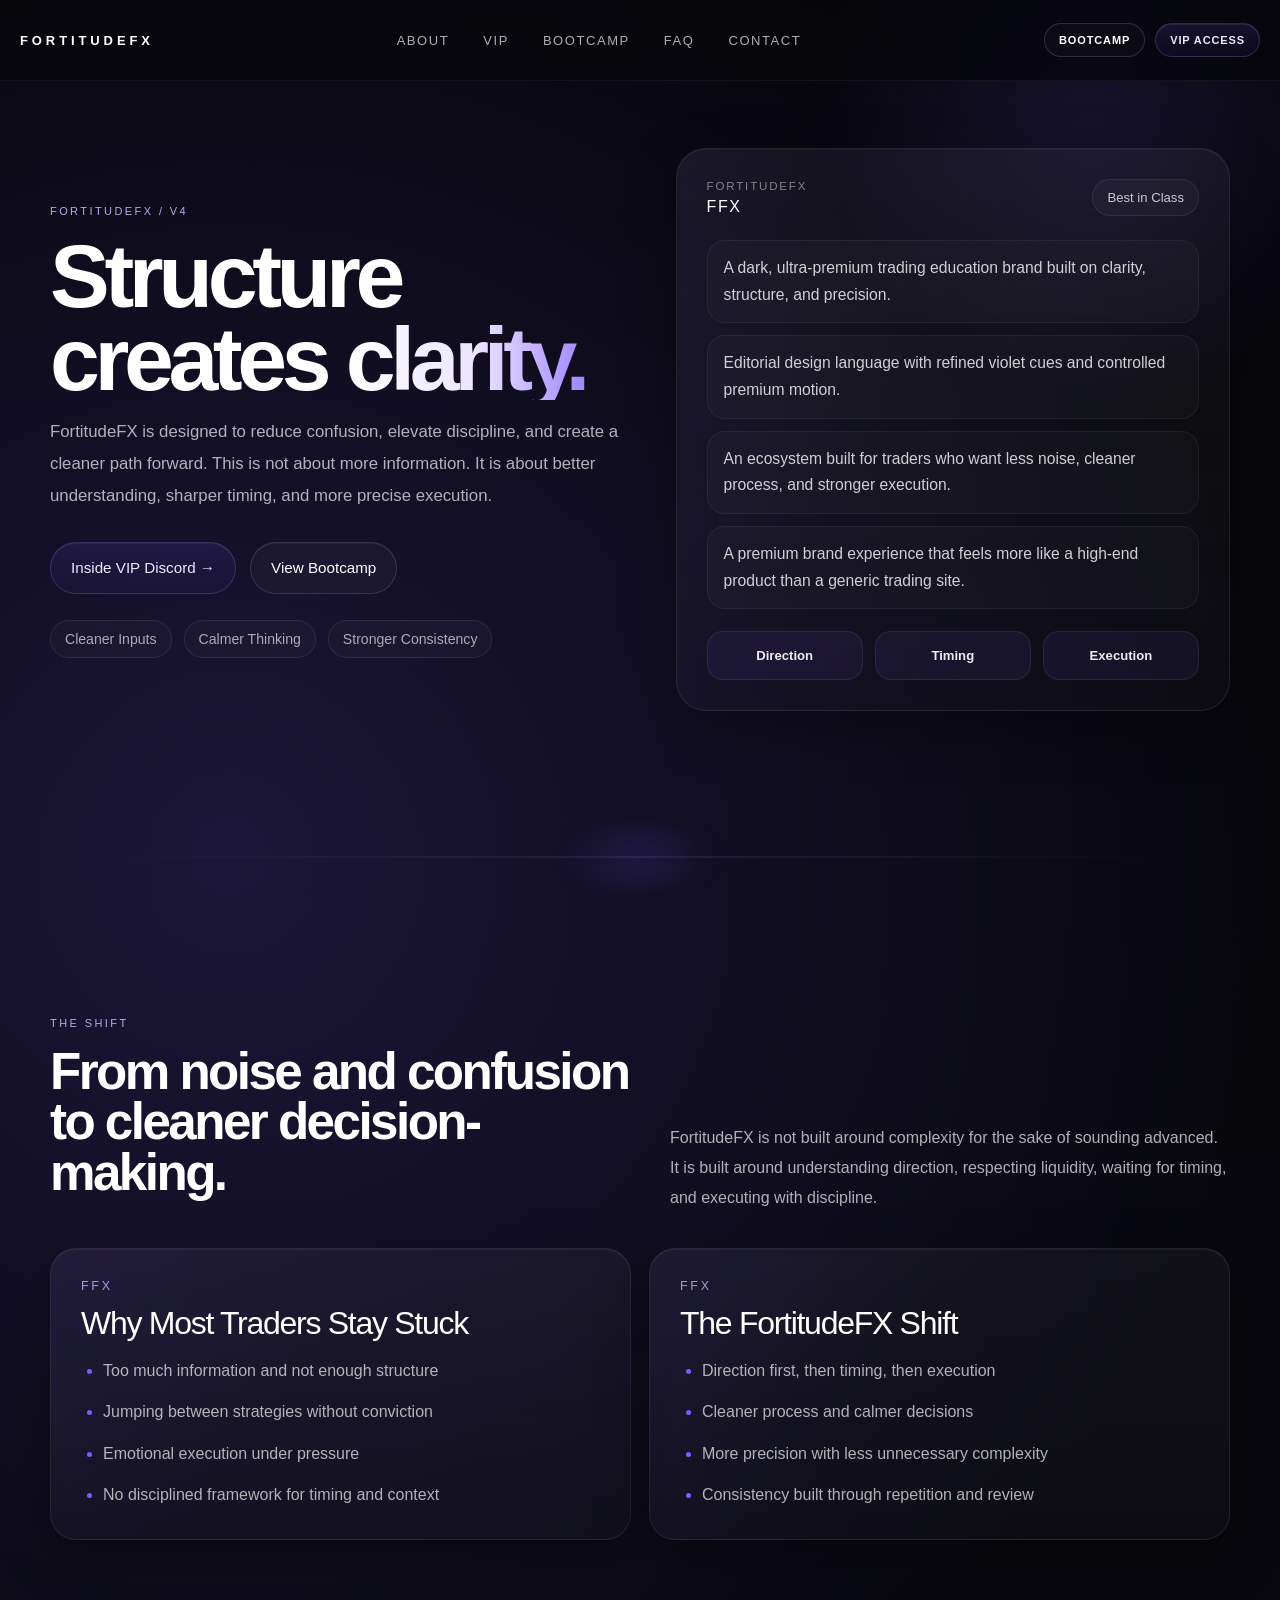
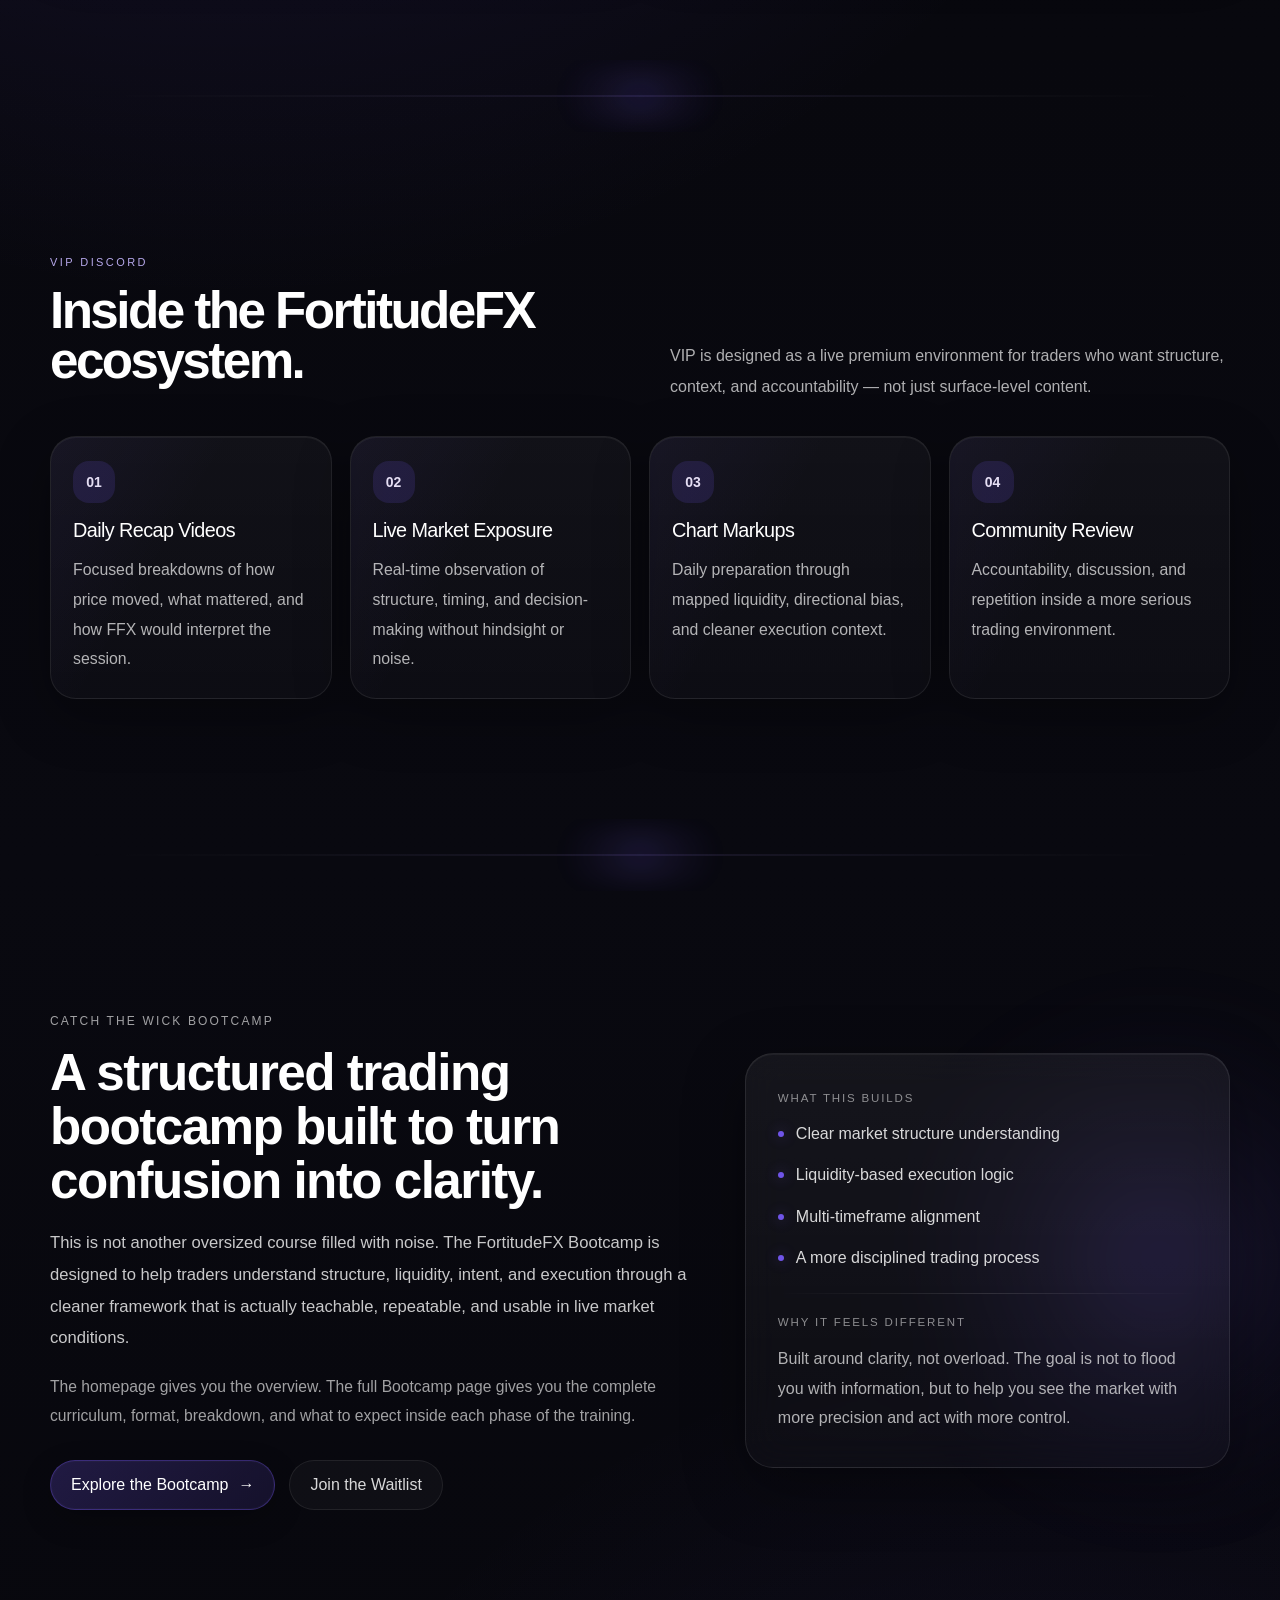
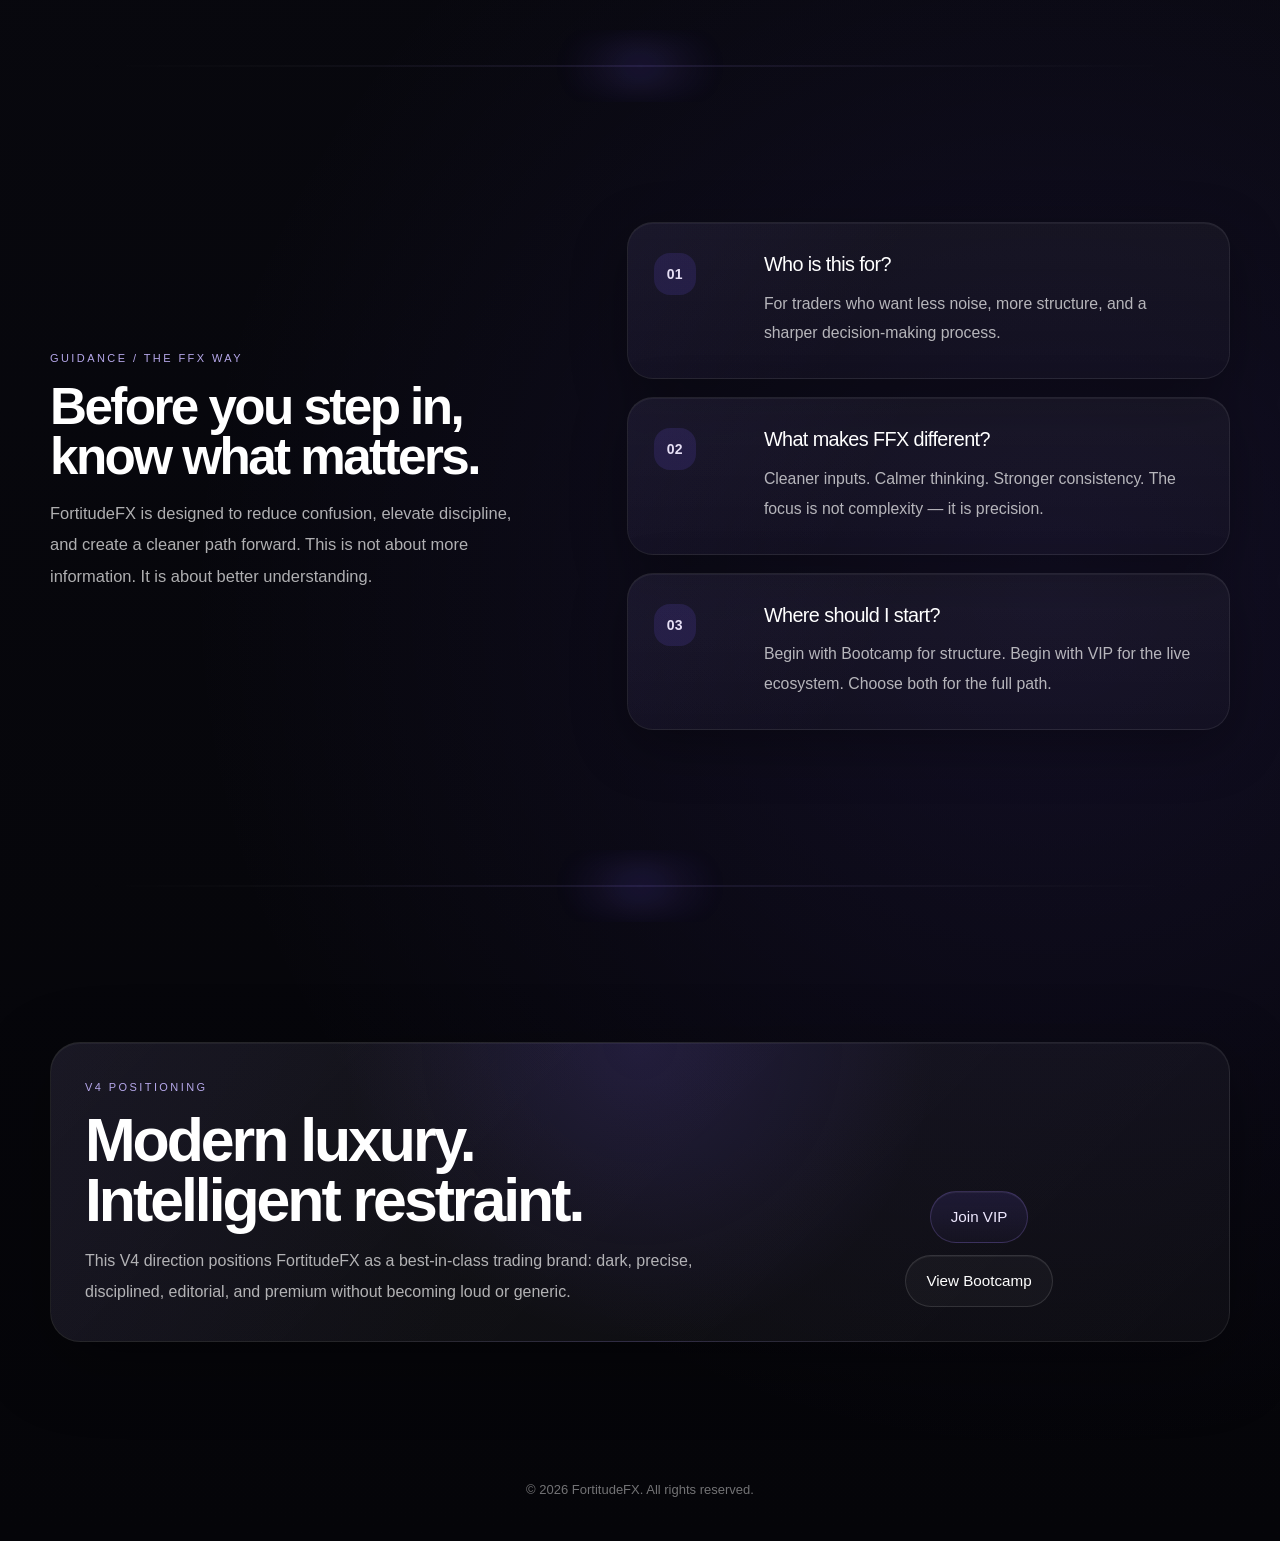
<file: index.html>
<!DOCTYPE html>
<html lang="en"><head><meta http-equiv="Content-Type" content="text/html; charset=UTF-8">
  
  <meta name="viewport" content="width=device-width, initial-scale=1.0">
  <title>FortitudeFX | V4 Full Index Preview</title>
  <meta name="theme-color" content="#06060a">
  <link rel="stylesheet" href="styles-unified.css">
</head>
<body class="page-home">

  <nav class="nav">
    <div class="nav-wrap">
      <div class="nav-brand">
        <a href="index.html#top">FORTITUDEFX</a>
      </div>

      <div class="nav-center">
        <a href="index.html#about">About</a>
        <a href="vipdiscord.html">VIP</a>
        <a href="bootcamp.html">Bootcamp</a>
        <a href="index.html#faq">FAQ</a>
        <a href="waitlist.html#form">Contact</a>
      </div>

      <div class="nav-cta">
        <a class="nav-btn nav-btn-secondary" href="bootcamp.html">Bootcamp</a>
        <a class="nav-btn nav-btn-primary" href="vipdiscord.html">VIP Access</a>
      </div>
    </div>
  </nav>

  <!-- HERO -->
  <section class="section hero" id="top">
    <div class="hero-glow"></div>
    <div class="section-wrap hero-grid">
      <div>
        <span class="kicker">FORTITUDEFX / V4</span>
        <h1>Structure creates <span class="gradient">clarity.</span></h1>
        <p class="hero-copy">
          FortitudeFX is designed to reduce confusion, elevate discipline, and create a cleaner path forward. This is not about more information. It is about better understanding, sharper timing, and more precise execution.
        </p>

        <div class="hero-actions">
          <a href="vipdiscord.html" class="btn btn-primary">Inside VIP Discord →</a>
          <a href="bootcamp.html" class="btn btn-secondary">View Bootcamp</a>
        </div>

        <div class="hero-tags">
          <span>Cleaner Inputs</span>
          <span>Calmer Thinking</span>
          <span>Stronger Consistency</span>
        </div>
      </div>

      <div class="hero-panel">
        <div class="panel-top">
          <div class="panel-brand">
            <small>FortitudeFX</small>
            <strong>FFX</strong>
          </div>
          <div class="panel-badge">Best in Class</div>
        </div>

        <div class="benefit-list">
          <div class="benefit-item">A dark, ultra-premium trading education brand built on clarity, structure, and precision.</div>
          <div class="benefit-item">Editorial design language with refined violet cues and controlled premium motion.</div>
          <div class="benefit-item">An ecosystem built for traders who want less noise, cleaner process, and stronger execution.</div>
          <div class="benefit-item">A premium brand experience that feels more like a high-end product than a generic trading site.</div>
        </div>

        <div class="mini-grid">
          <div class="mini-card">Direction</div>
          <div class="mini-card">Timing</div>
          <div class="mini-card">Execution</div>
        </div>
      </div>
    </div>
  </section>

  <div class="section-break"></div>

  <!-- ABOUT -->
  <section class="section" id="about">
    <div class="section-wrap">
      <div class="section-head">
        <div>
          <span class="kicker">The Shift</span>
          <h2>From noise and confusion to cleaner decision-making.</h2>
        </div>
        <p>
          FortitudeFX is not built around complexity for the sake of sounding advanced. It is built around understanding direction, respecting liquidity, waiting for timing, and executing with discipline.
        </p>
      </div>

      <div class="two-grid">
        <article class="glass-card">
          <div class="tiny">FFX</div>
          <h3>Why Most Traders Stay Stuck</h3>
          <ul>
            <li>Too much information and not enough structure</li>
            <li>Jumping between strategies without conviction</li>
            <li>Emotional execution under pressure</li>
            <li>No disciplined framework for timing and context</li>
          </ul>
        </article>

        <article class="glass-card">
          <div class="tiny">FFX</div>
          <h3>The FortitudeFX Shift</h3>
          <ul>
            <li>Direction first, then timing, then execution</li>
            <li>Cleaner process and calmer decisions</li>
            <li>More precision with less unnecessary complexity</li>
            <li>Consistency built through repetition and review</li>
          </ul>
        </article>
      </div>
    </div>
  </section>

  <div class="section-break"></div>

  <!-- VIP -->
  <section class="section soft-strip" id="vip">
    <div class="section-wrap">
      <div class="section-head">
        <div>
          <span class="kicker">VIP Discord</span>
          <h2>Inside the FortitudeFX ecosystem.</h2>
        </div>
        <p>
          VIP is designed as a live premium environment for traders who want structure, context, and accountability — not just surface-level content.
        </p>
      </div>

      <div class="vip-grid">
        <article class="vip-card">
          <div class="vip-number">01</div>
          <h3>Daily Recap Videos</h3>
          <p>Focused breakdowns of how price moved, what mattered, and how FFX would interpret the session.</p>
        </article>

        <article class="vip-card">
          <div class="vip-number">02</div>
          <h3>Live Market Exposure</h3>
          <p>Real-time observation of structure, timing, and decision-making without hindsight or noise.</p>
        </article>

        <article class="vip-card">
          <div class="vip-number">03</div>
          <h3>Chart Markups</h3>
          <p>Daily preparation through mapped liquidity, directional bias, and cleaner execution context.</p>
        </article>

        <article class="vip-card">
          <div class="vip-number">04</div>
          <h3>Community Review</h3>
          <p>Accountability, discussion, and repetition inside a more serious trading environment.</p>
        </article>
      </div>
    </div>
  </section>

  <div class="section-break"></div>

  <!-- BOOTCAMP -->
  <section class="section bootcamp-teaser" id="bootcamp">
    <div class="bootcamp-teaser-glow"></div>

    <div class="section-wrap bootcamp-teaser-wrap">
      <div class="bootcamp-teaser-left">
        <span class="bootcamp-teaser-kicker">CATCH THE WICK BOOTCAMP</span>
        <h2>
          A structured trading bootcamp built to turn confusion into clarity.
        </h2>
        <p class="bootcamp-teaser-lead">
          This is not another oversized course filled with noise. The FortitudeFX
          Bootcamp is designed to help traders understand structure, liquidity,
          intent, and execution through a cleaner framework that is actually
          teachable, repeatable, and usable in live market conditions.
        </p>

        <p class="bootcamp-teaser-copy">
          The homepage gives you the overview. The full Bootcamp page gives you
          the complete curriculum, format, breakdown, and what to expect inside
          each phase of the training.
        </p>

        <div class="bootcamp-teaser-actions">
          <a href="bootcamp.html" class="bootcamp-teaser-primary">
            Explore the Bootcamp
            <span aria-hidden="true">→</span>
          </a>

          <a href="waitlist.html" class="bootcamp-teaser-secondary">
            Join the Waitlist
          </a>
        </div>
      </div>

      <div class="bootcamp-teaser-right">
        <div class="bootcamp-teaser-card">
          <span class="bootcamp-card-label">WHAT THIS BUILDS</span>

          <ul class="bootcamp-card-points">
            <li>Clear market structure understanding</li>
            <li>Liquidity-based execution logic</li>
            <li>Multi-timeframe alignment</li>
            <li>A more disciplined trading process</li>
          </ul>

          <div class="bootcamp-card-divider"></div>

          <span class="bootcamp-card-label">WHY IT FEELS DIFFERENT</span>
          <p class="bootcamp-card-note">
            Built around clarity, not overload. The goal is not to flood you with
            information, but to help you see the market with more precision and
            act with more control.
          </p>
        </div>
      </div>
    </div>
  </section>

  <div class="section-break"></div>

  <!-- FAQ -->
  <section class="section" id="faq">
    <div class="section-wrap split-section">
      <div class="sticky-left">
        <span class="kicker">GUIDANCE / THE FFX WAY</span>
        <h2>Before you step in, know what matters.</h2>
        <p>
          FortitudeFX is designed to reduce confusion, elevate discipline, and create a cleaner path forward. This is not about more information. It is about better understanding.
        </p>
      </div>

      <div class="faq-cards">
        <article class="faq-card">
          <div class="faq-num">01</div>
          <div>
            <h3>Who is this for?</h3>
            <p>For traders who want less noise, more structure, and a sharper decision-making process.</p>
          </div>
        </article>

        <article class="faq-card">
          <div class="faq-num">02</div>
          <div>
            <h3>What makes FFX different?</h3>
            <p>Cleaner inputs. Calmer thinking. Stronger consistency. The focus is not complexity — it is precision.</p>
          </div>
        </article>

        <article class="faq-card">
          <div class="faq-num">03</div>
          <div>
            <h3>Where should I start?</h3>
            <p>Begin with Bootcamp for structure. Begin with VIP for the live ecosystem. Choose both for the full path.</p>
          </div>
        </article>
      </div>
    </div>
  </section>

  <div class="section-break"></div>

  <!-- CTA -->
  <section class="section section-last" id="cta">
    <div class="section-wrap">
      <div class="cta-shell">
        <div class="cta-grid">
          <div>
            <span class="kicker">V4 Positioning</span>
            <h2>Modern luxury. Intelligent restraint.</h2>
            <p>
              This V4 direction positions FortitudeFX as a best-in-class trading brand: dark, precise, disciplined, editorial, and premium without becoming loud or generic.
            </p>
          </div>

          <div class="cta-actions">
            <a class="btn btn-primary" href="vipdiscord.html">Join VIP</a>
            <a class="btn btn-secondary" href="bootcamp.html">View Bootcamp</a>
          </div>
        </div>
      </div>
    </div>
  </section>

  <footer>
    © 2026 FortitudeFX. All rights reserved.
  </footer>



</body></html>
</file>
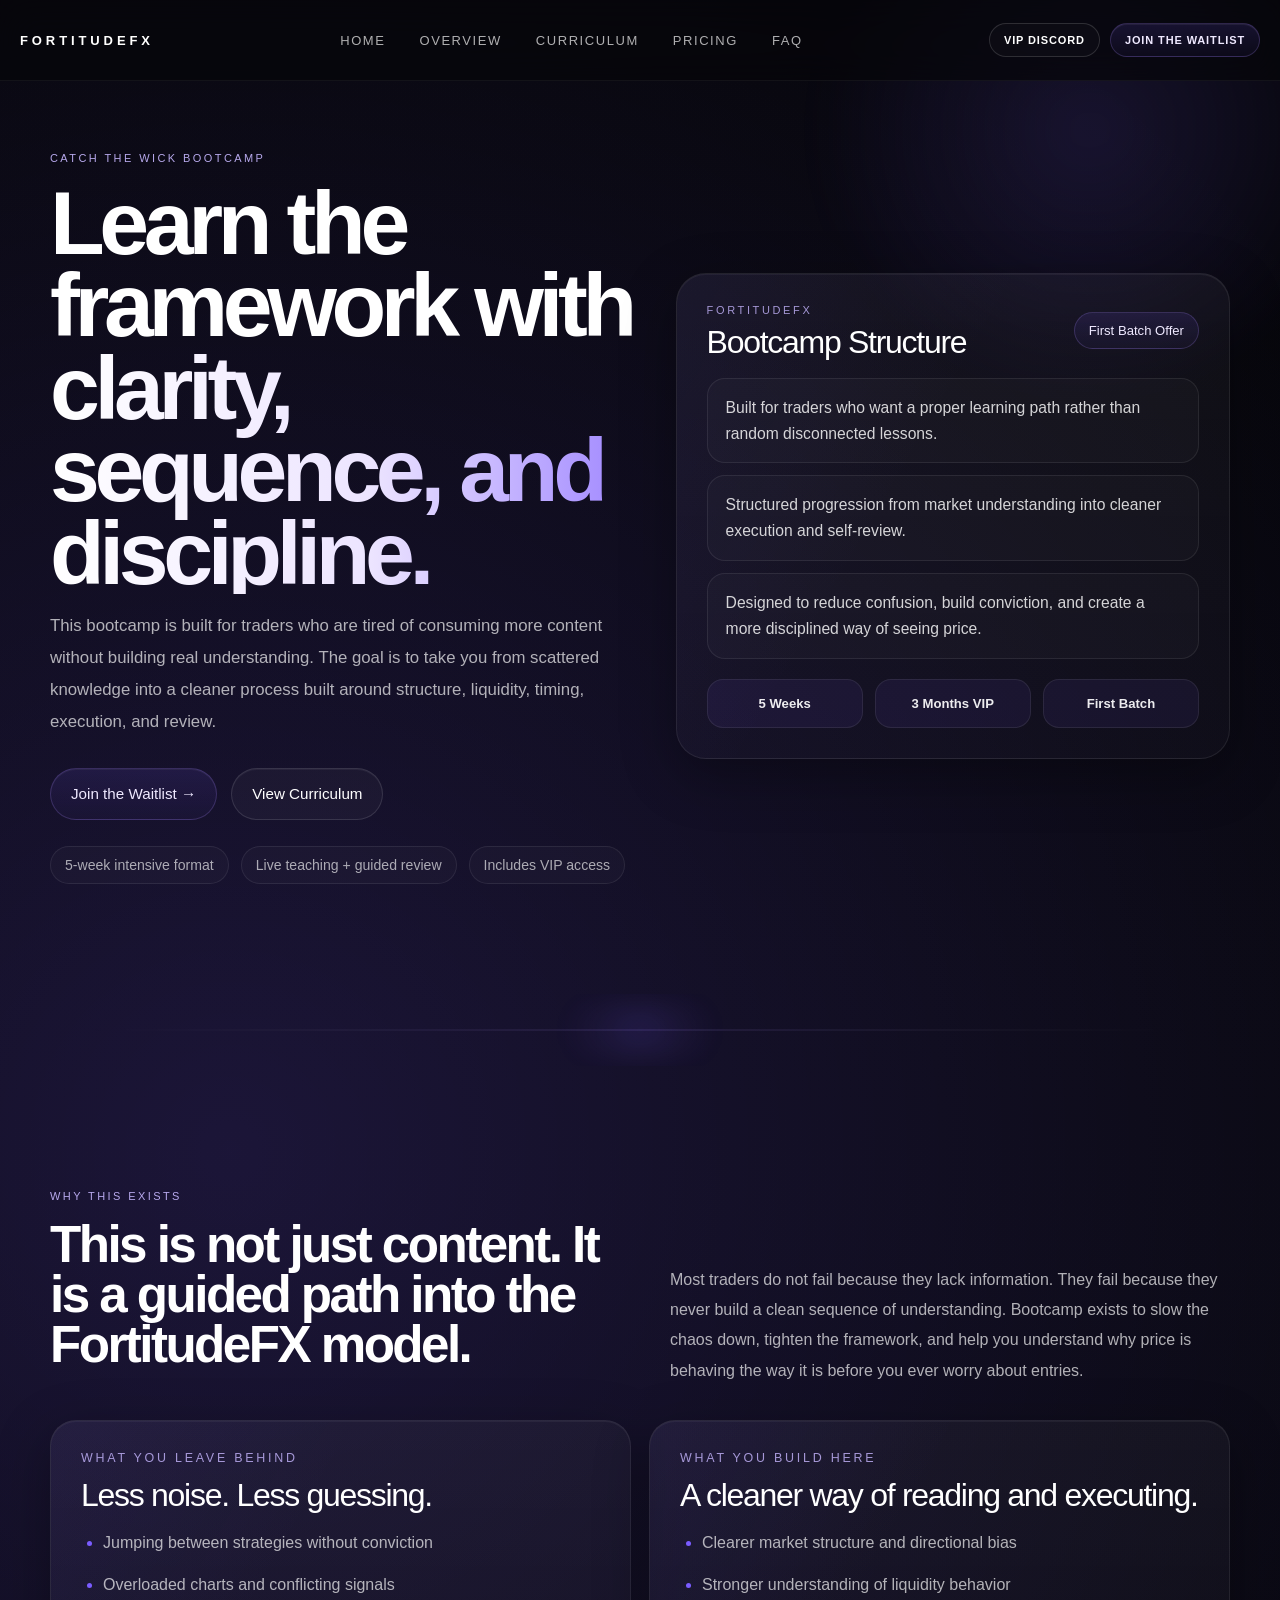
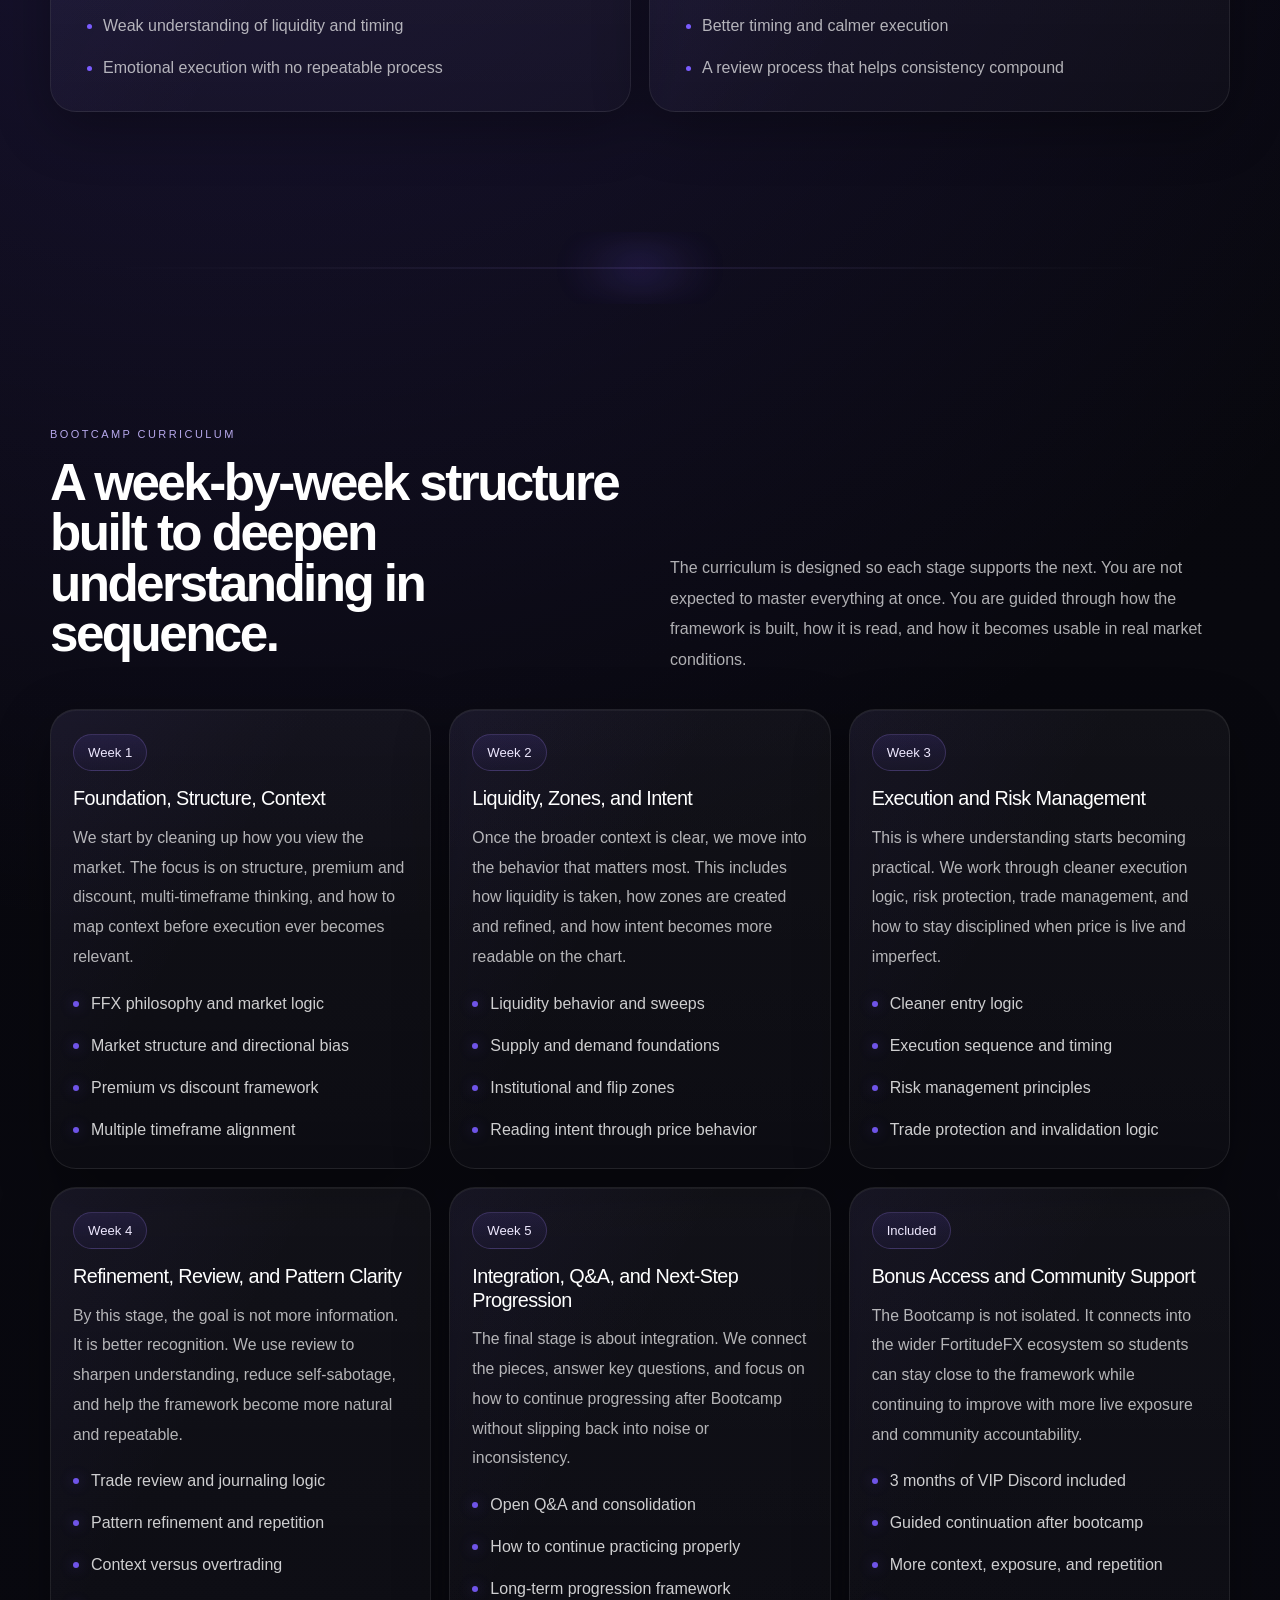
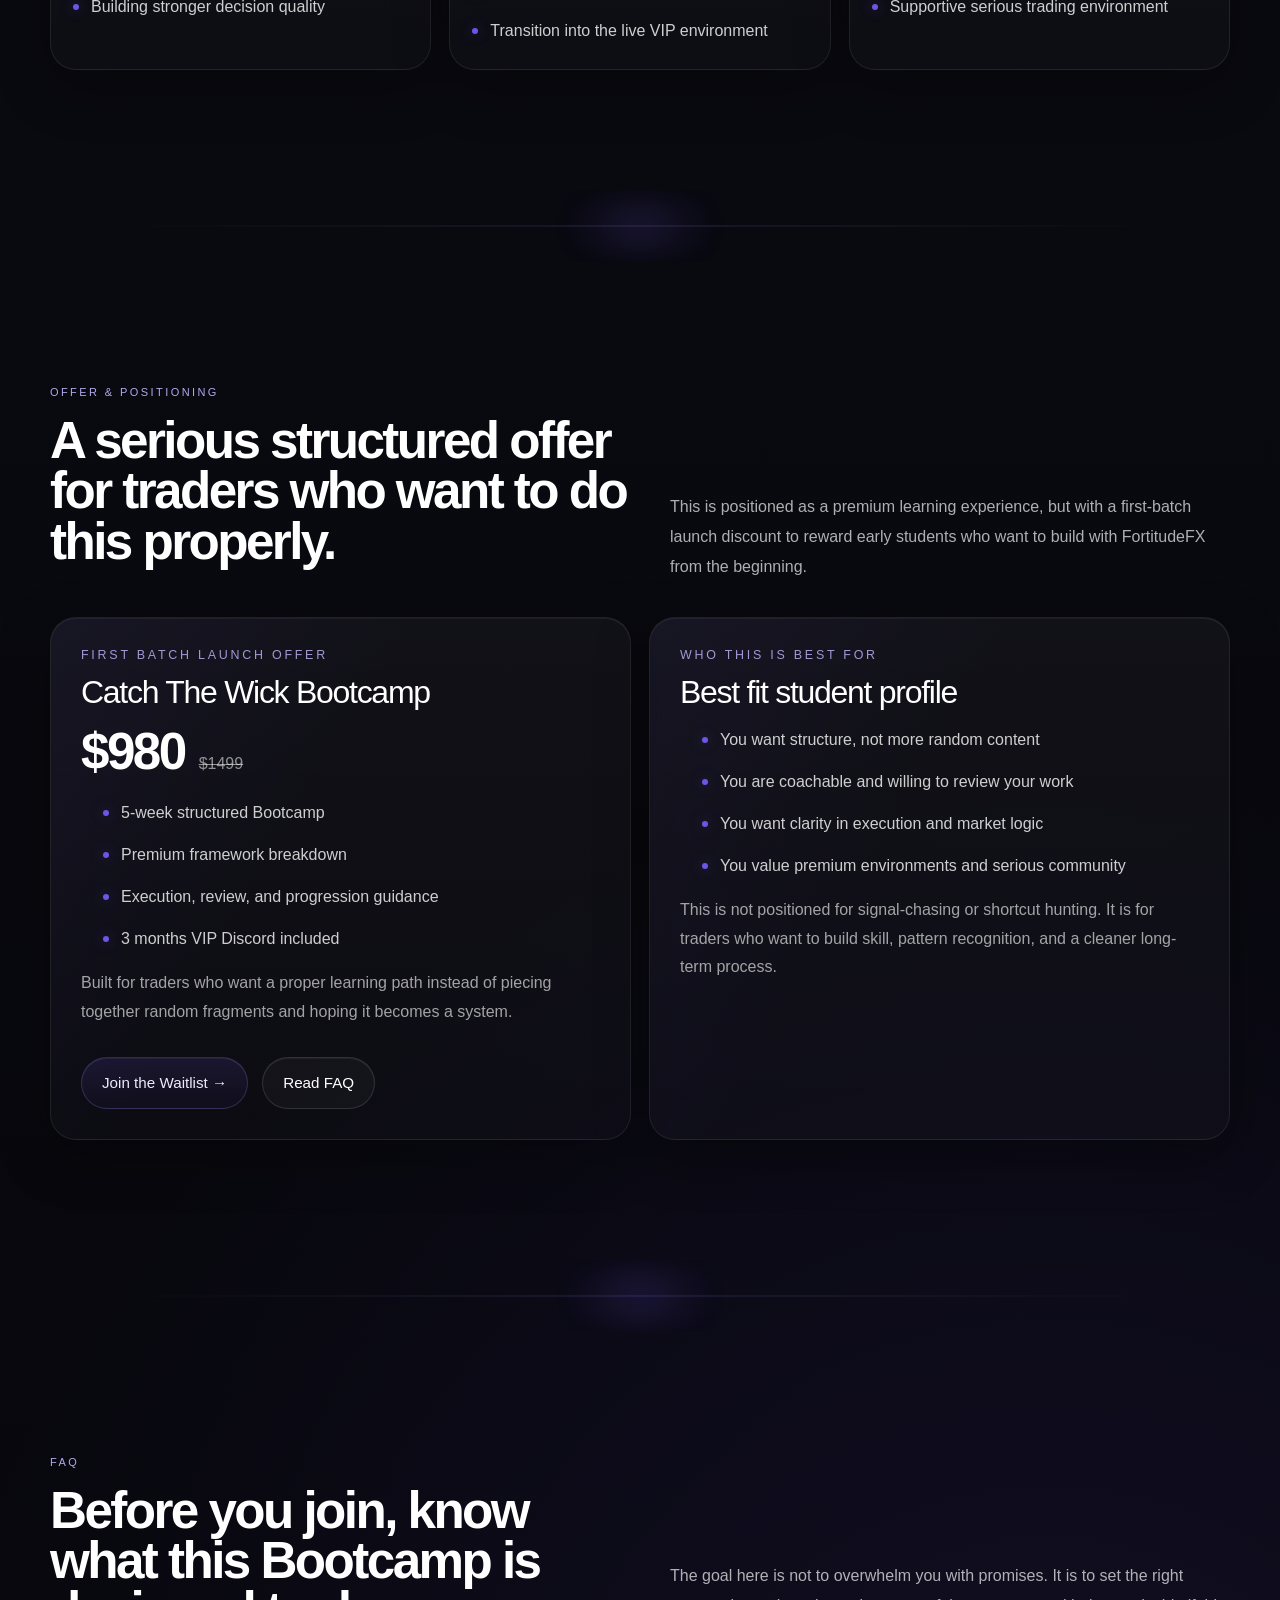
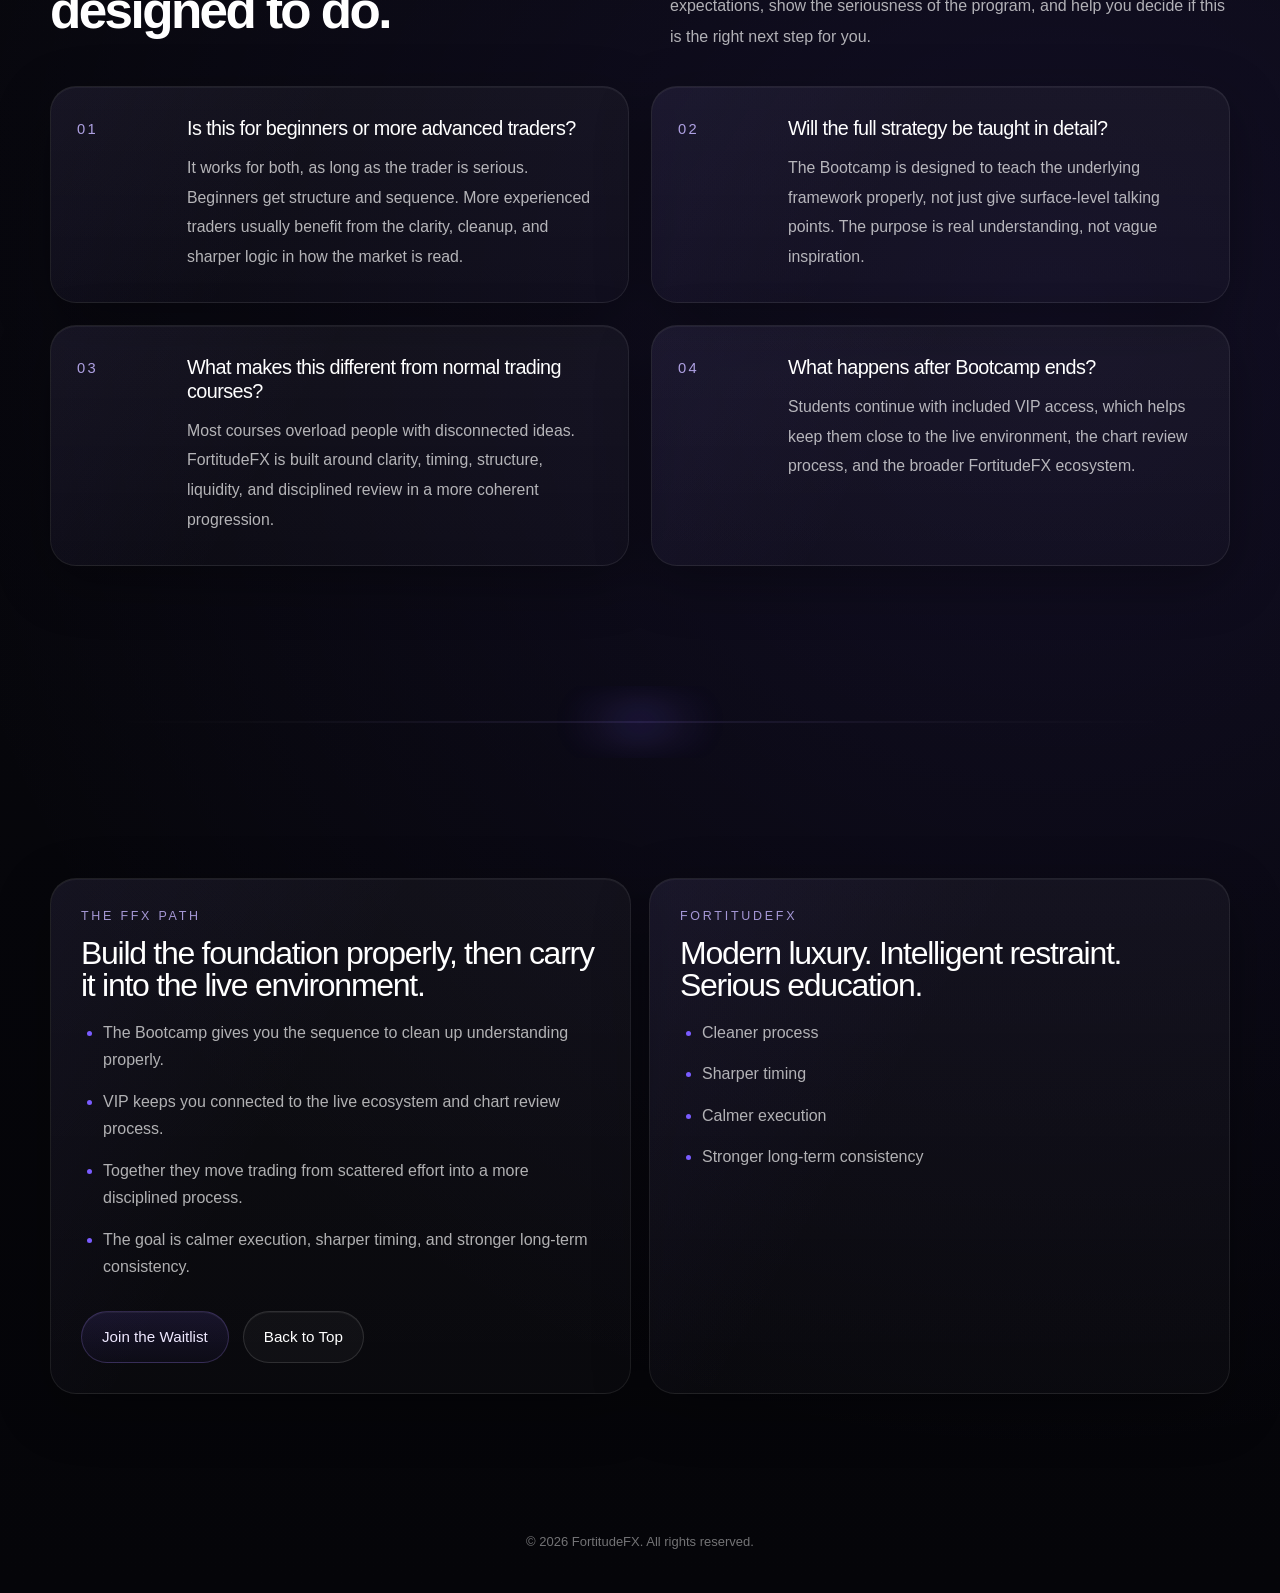
<file: bootcamp-final.html>
<!DOCTYPE html>
<html lang="en"><head><meta http-equiv="Content-Type" content="text/html; charset=UTF-8">
  
  <meta name="viewport" content="width=device-width, initial-scale=1.0">
  <title>FortitudeFX | Catch The Wick Bootcamp</title>
  <meta name="description" content="A premium FortitudeFX bootcamp designed to build clarity in structure, liquidity, timing, execution, and disciplined review.">
  <meta name="theme-color" content="#06060a">
  <link rel="stylesheet" href="styles-final-clean.css">
</head>
<body class="page-bootcamp">

  <nav class="nav">
    <div class="nav-wrap">
      <div class="nav-brand">
        <a href="bootcamp.html#top">FORTITUDEFX</a>
      </div>

      <div class="nav-center">
        <a href="index.html">Home</a>
        <a href="bootcamp.html#overview">Overview</a>
        <a href="bootcamp.html#curriculum">Curriculum</a>
        <a href="bootcamp.html#pricing">Pricing</a>
        <a href="bootcamp.html#faq">FAQ</a>
      </div>

      <div class="nav-cta">
        <a class="nav-btn nav-btn-secondary" href="vipdiscord.html">VIP Discord</a>
        <a class="nav-btn nav-btn-primary" href="waitlist.html#form">Join the Waitlist</a>
      </div>
    </div>
  </nav>

  <section class="section hero" id="top">
    <div class="hero-glow"></div>
    <div class="section-wrap hero-grid">
      <div>
        <span class="kicker">CATCH THE WICK BOOTCAMP</span>
        <h1>Learn the framework with <span class="gradient">clarity, sequence, and discipline.</span></h1>
        <p class="hero-copy">
          This bootcamp is built for traders who are tired of consuming more content without building real understanding. The goal is to take you from scattered knowledge into a cleaner process built around structure, liquidity, timing, execution, and review.
        </p>

        <div class="hero-actions">
          <a href="waitlist.html#form" class="btn btn-primary">Join the Waitlist →</a>
          <a href="bootcamp.html#curriculum" class="btn btn-secondary">View Curriculum</a>
        </div>

        <div class="hero-tags">
          <span>5-week intensive format</span>
          <span>Live teaching + guided review</span>
          <span>Includes VIP access</span>
        </div>
      </div>

      <div class="hero-panel">
        <div class="panel-top">
          <div class="panel-brand">
            <small>FortitudeFX</small>
            <strong>Bootcamp Structure</strong>
          </div>
          <div class="panel-badge">First Batch Offer</div>
        </div>

        <div class="benefit-list">
          <div class="benefit-item">Built for traders who want a proper learning path rather than random disconnected lessons.</div>
          <div class="benefit-item">Structured progression from market understanding into cleaner execution and self-review.</div>
          <div class="benefit-item">Designed to reduce confusion, build conviction, and create a more disciplined way of seeing price.</div>
        </div>

        <div class="mini-grid">
          <div class="mini-card">5 Weeks</div>
          <div class="mini-card">3 Months VIP</div>
          <div class="mini-card">First Batch</div>
        </div>
      </div>
    </div>
  </section>

  <div class="section-break"></div>

  <section class="section" id="overview">
    <div class="section-wrap">
      <div class="section-head">
        <div>
          <span class="kicker">WHY THIS EXISTS</span>
          <h2>This is not just content. It is a guided path into the FortitudeFX model.</h2>
        </div>
        <p>
          Most traders do not fail because they lack information. They fail because they never build a clean sequence of understanding. Bootcamp exists to slow the chaos down, tighten the framework, and help you understand why price is behaving the way it is before you ever worry about entries.
        </p>
      </div>

      <div class="two-grid">
        <article class="glass-card">
          <div class="tiny">WHAT YOU LEAVE BEHIND</div>
          <h3>Less noise. Less guessing.</h3>
          <ul>
            <li>Jumping between strategies without conviction</li>
            <li>Overloaded charts and conflicting signals</li>
            <li>Weak understanding of liquidity and timing</li>
            <li>Emotional execution with no repeatable process</li>
          </ul>
        </article>

        <article class="glass-card">
          <div class="tiny">WHAT YOU BUILD HERE</div>
          <h3>A cleaner way of reading and executing.</h3>
          <ul>
            <li>Clearer market structure and directional bias</li>
            <li>Stronger understanding of liquidity behavior</li>
            <li>Better timing and calmer execution</li>
            <li>A review process that helps consistency compound</li>
          </ul>
        </article>
      </div>
    </div>
  </section>

  <div class="section-break"></div>

  <section class="section" id="curriculum">
    <div class="section-wrap">
      <div class="section-head">
        <div>
          <span class="kicker">BOOTCAMP CURRICULUM</span>
          <h2>A week-by-week structure built to deepen understanding in sequence.</h2>
        </div>
        <p>
          The curriculum is designed so each stage supports the next. You are not expected to master everything at once. You are guided through how the framework is built, how it is read, and how it becomes usable in real market conditions.
        </p>
      </div>

      <div class="vip-grid bootcamp-grid">
        <article class="vip-card bootcamp-curriculum-card">
          <div class="panel-badge">Week 1</div>
          <h3>Foundation, Structure, Context</h3>
          <p>
            We start by cleaning up how you view the market. The focus is on structure, premium and discount, multi-timeframe thinking, and how to map context before execution ever becomes relevant.
          </p>
          <ul class="pricing-list">
            <li>FFX philosophy and market logic</li>
            <li>Market structure and directional bias</li>
            <li>Premium vs discount framework</li>
            <li>Multiple timeframe alignment</li>
          </ul>
        </article>

        <article class="vip-card bootcamp-curriculum-card">
          <div class="panel-badge">Week 2</div>
          <h3>Liquidity, Zones, and Intent</h3>
          <p>
            Once the broader context is clear, we move into the behavior that matters most. This includes how liquidity is taken, how zones are created and refined, and how intent becomes more readable on the chart.
          </p>
          <ul class="pricing-list">
            <li>Liquidity behavior and sweeps</li>
            <li>Supply and demand foundations</li>
            <li>Institutional and flip zones</li>
            <li>Reading intent through price behavior</li>
          </ul>
        </article>

        <article class="vip-card bootcamp-curriculum-card">
          <div class="panel-badge">Week 3</div>
          <h3>Execution and Risk Management</h3>
          <p>
            This is where understanding starts becoming practical. We work through cleaner execution logic, risk protection, trade management, and how to stay disciplined when price is live and imperfect.
          </p>
          <ul class="pricing-list">
            <li>Cleaner entry logic</li>
            <li>Execution sequence and timing</li>
            <li>Risk management principles</li>
            <li>Trade protection and invalidation logic</li>
          </ul>
        </article>

        <article class="vip-card bootcamp-curriculum-card">
          <div class="panel-badge">Week 4</div>
          <h3>Refinement, Review, and Pattern Clarity</h3>
          <p>
            By this stage, the goal is not more information. It is better recognition. We use review to sharpen understanding, reduce self-sabotage, and help the framework become more natural and repeatable.
          </p>
          <ul class="pricing-list">
            <li>Trade review and journaling logic</li>
            <li>Pattern refinement and repetition</li>
            <li>Context versus overtrading</li>
            <li>Building stronger decision quality</li>
          </ul>
        </article>

        <article class="vip-card bootcamp-curriculum-card">
          <div class="panel-badge">Week 5</div>
          <h3>Integration, Q&amp;A, and Next-Step Progression</h3>
          <p>
            The final stage is about integration. We connect the pieces, answer key questions, and focus on how to continue progressing after Bootcamp without slipping back into noise or inconsistency.
          </p>
          <ul class="pricing-list">
            <li>Open Q&amp;A and consolidation</li>
            <li>How to continue practicing properly</li>
            <li>Long-term progression framework</li>
            <li>Transition into the live VIP environment</li>
          </ul>
        </article>

        <article class="vip-card bootcamp-curriculum-card">
          <div class="panel-badge">Included</div>
          <h3>Bonus Access and Community Support</h3>
          <p>
            The Bootcamp is not isolated. It connects into the wider FortitudeFX ecosystem so students can stay close to the framework while continuing to improve with more live exposure and community accountability.
          </p>
          <ul class="pricing-list">
            <li>3 months of VIP Discord included</li>
            <li>Guided continuation after bootcamp</li>
            <li>More context, exposure, and repetition</li>
            <li>Supportive serious trading environment</li>
          </ul>
        </article>
      </div>
    </div>
  </section>

  <div class="section-break"></div>

  <section class="section" id="pricing">
    <div class="section-wrap">
      <div class="section-head">
        <div>
          <span class="kicker">OFFER &amp; POSITIONING</span>
          <h2>A serious structured offer for traders who want to do this properly.</h2>
        </div>
        <p>
          This is positioned as a premium learning experience, but with a first-batch launch discount to reward early students who want to build with FortitudeFX from the beginning.
        </p>
      </div>

      <div class="two-grid">
        <article class="glass-card">
          <div class="tiny">First Batch Launch Offer</div>
          <h3>Catch The Wick Bootcamp</h3>
          <div class="price-row">
            <strong>$980</strong>
            <span>$1499</span>
          </div>
          <ul class="pricing-list">
            <li>5-week structured Bootcamp</li>
            <li>Premium framework breakdown</li>
            <li>Execution, review, and progression guidance</li>
            <li>3 months VIP Discord included</li>
          </ul>
          <p class="pricing-note">
            Built for traders who want a proper learning path instead of piecing together random fragments and hoping it becomes a system.
          </p>
          <div class="hero-actions">
            <a href="waitlist.html" class="btn btn-primary">Join the Waitlist →</a>
            <a href="bootcamp.html#faq" class="btn btn-secondary">Read FAQ</a>
          </div>
        </article>

        <article class="glass-card">
          <div class="tiny">Who This Is Best For</div>
          <h3>Best fit student profile</h3>
          <ul class="pricing-list">
            <li>You want structure, not more random content</li>
            <li>You are coachable and willing to review your work</li>
            <li>You want clarity in execution and market logic</li>
            <li>You value premium environments and serious community</li>
          </ul>
          <p class="pricing-note">
            This is not positioned for signal-chasing or shortcut hunting. It is for traders who want to build skill, pattern recognition, and a cleaner long-term process.
          </p>
        </article>
      </div>
    </div>
  </section>

  <div class="section-break"></div>

  <section class="section" id="faq">
    <div class="section-wrap">
      <div class="section-head">
        <div>
          <span class="kicker">FAQ</span>
          <h2>Before you join, know what this Bootcamp is designed to do.</h2>
        </div>
        <p>
          The goal here is not to overwhelm you with promises. It is to set the right expectations, show the seriousness of the program, and help you decide if this is the right next step for you.
        </p>
      </div>

      <div class="faq-grid">
        <article class="faq-card">
          <div class="faq-num">01</div>
          <div>
            <h3>Is this for beginners or more advanced traders?</h3>
            <p>
              It works for both, as long as the trader is serious. Beginners get structure and sequence. More experienced traders usually benefit from the clarity, cleanup, and sharper logic in how the market is read.
            </p>
          </div>
        </article>

        <article class="faq-card">
          <div class="faq-num">02</div>
          <div>
            <h3>Will the full strategy be taught in detail?</h3>
            <p>
              The Bootcamp is designed to teach the underlying framework properly, not just give surface-level talking points. The purpose is real understanding, not vague inspiration.
            </p>
          </div>
        </article>

        <article class="faq-card">
          <div class="faq-num">03</div>
          <div>
            <h3>What makes this different from normal trading courses?</h3>
            <p>
              Most courses overload people with disconnected ideas. FortitudeFX is built around clarity, timing, structure, liquidity, and disciplined review in a more coherent progression.
            </p>
          </div>
        </article>

        <article class="faq-card">
          <div class="faq-num">04</div>
          <div>
            <h3>What happens after Bootcamp ends?</h3>
            <p>
              Students continue with included VIP access, which helps keep them close to the live environment, the chart review process, and the broader FortitudeFX ecosystem.
            </p>
          </div>
        </article>
      </div>
    </div>
  </section>

  <div class="section-break"></div>

  
  <section class="section" id="final-cta">
    <div class="section-wrap">
      <div class="two-grid">
        <article class="glass-card">
          <div class="tiny">THE FFX PATH</div>
          <h3>Build the foundation properly, then carry it into the live environment.</h3>
          <ul>
            <li>The Bootcamp gives you the sequence to clean up understanding properly.</li>
            <li>VIP keeps you connected to the live ecosystem and chart review process.</li>
            <li>Together they move trading from scattered effort into a more disciplined process.</li>
            <li>The goal is calmer execution, sharper timing, and stronger long-term consistency.</li>
          </ul>
          <div class="hero-actions">
            <a href="waitlist.html" class="btn btn-primary">Join the Waitlist</a>
            <a href="bootcamp.html#top" class="btn btn-secondary">Back to Top</a>
          </div>
        </article>

        <article class="glass-card">
          <div class="tiny">FORTITUDEFX</div>
          <h3>Modern luxury. Intelligent restraint. Serious education.</h3>
          <ul>
            <li>Cleaner process</li>
            <li>Sharper timing</li>
            <li>Calmer execution</li>
            <li>Stronger long-term consistency</li>
          </ul>
        </article>
      </div>
    </div>
  </section>

  <footer>
    © 2026 FortitudeFX. All rights reserved.
  </footer>



</body></html>
</file>
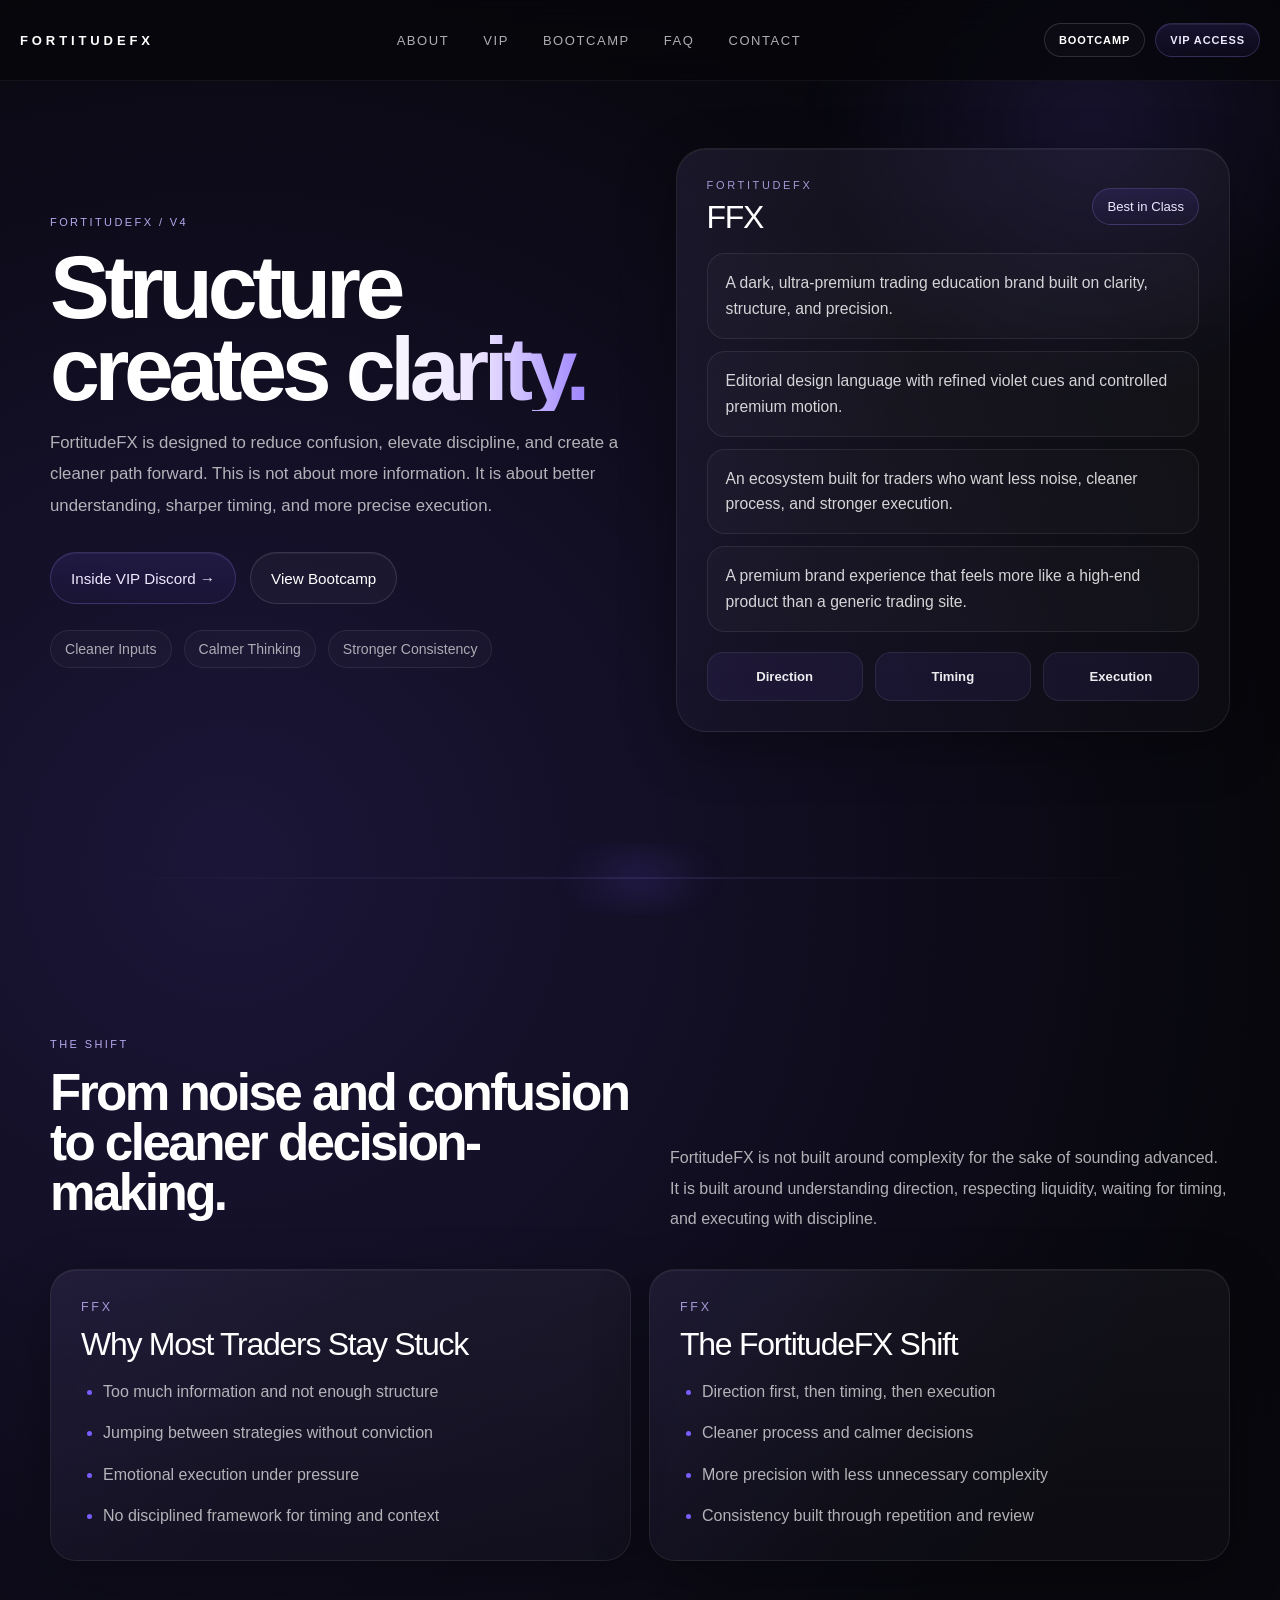
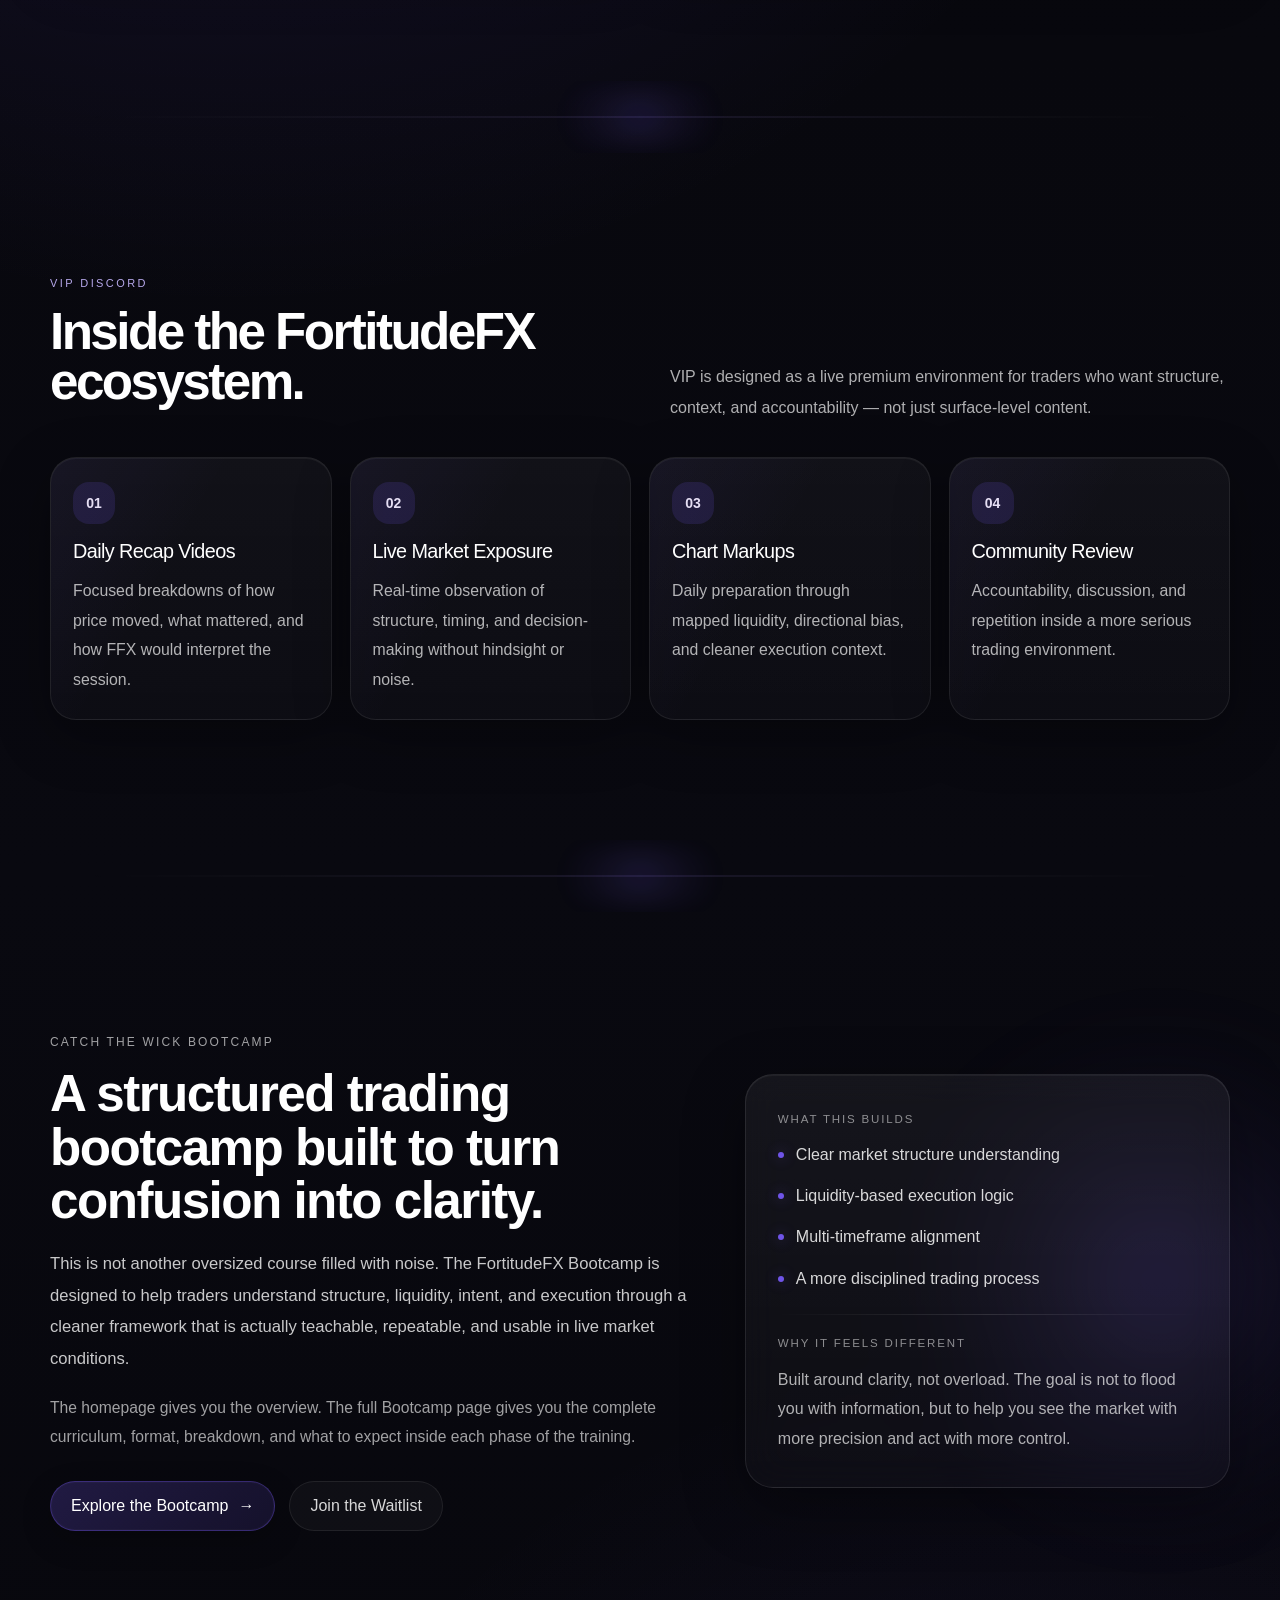
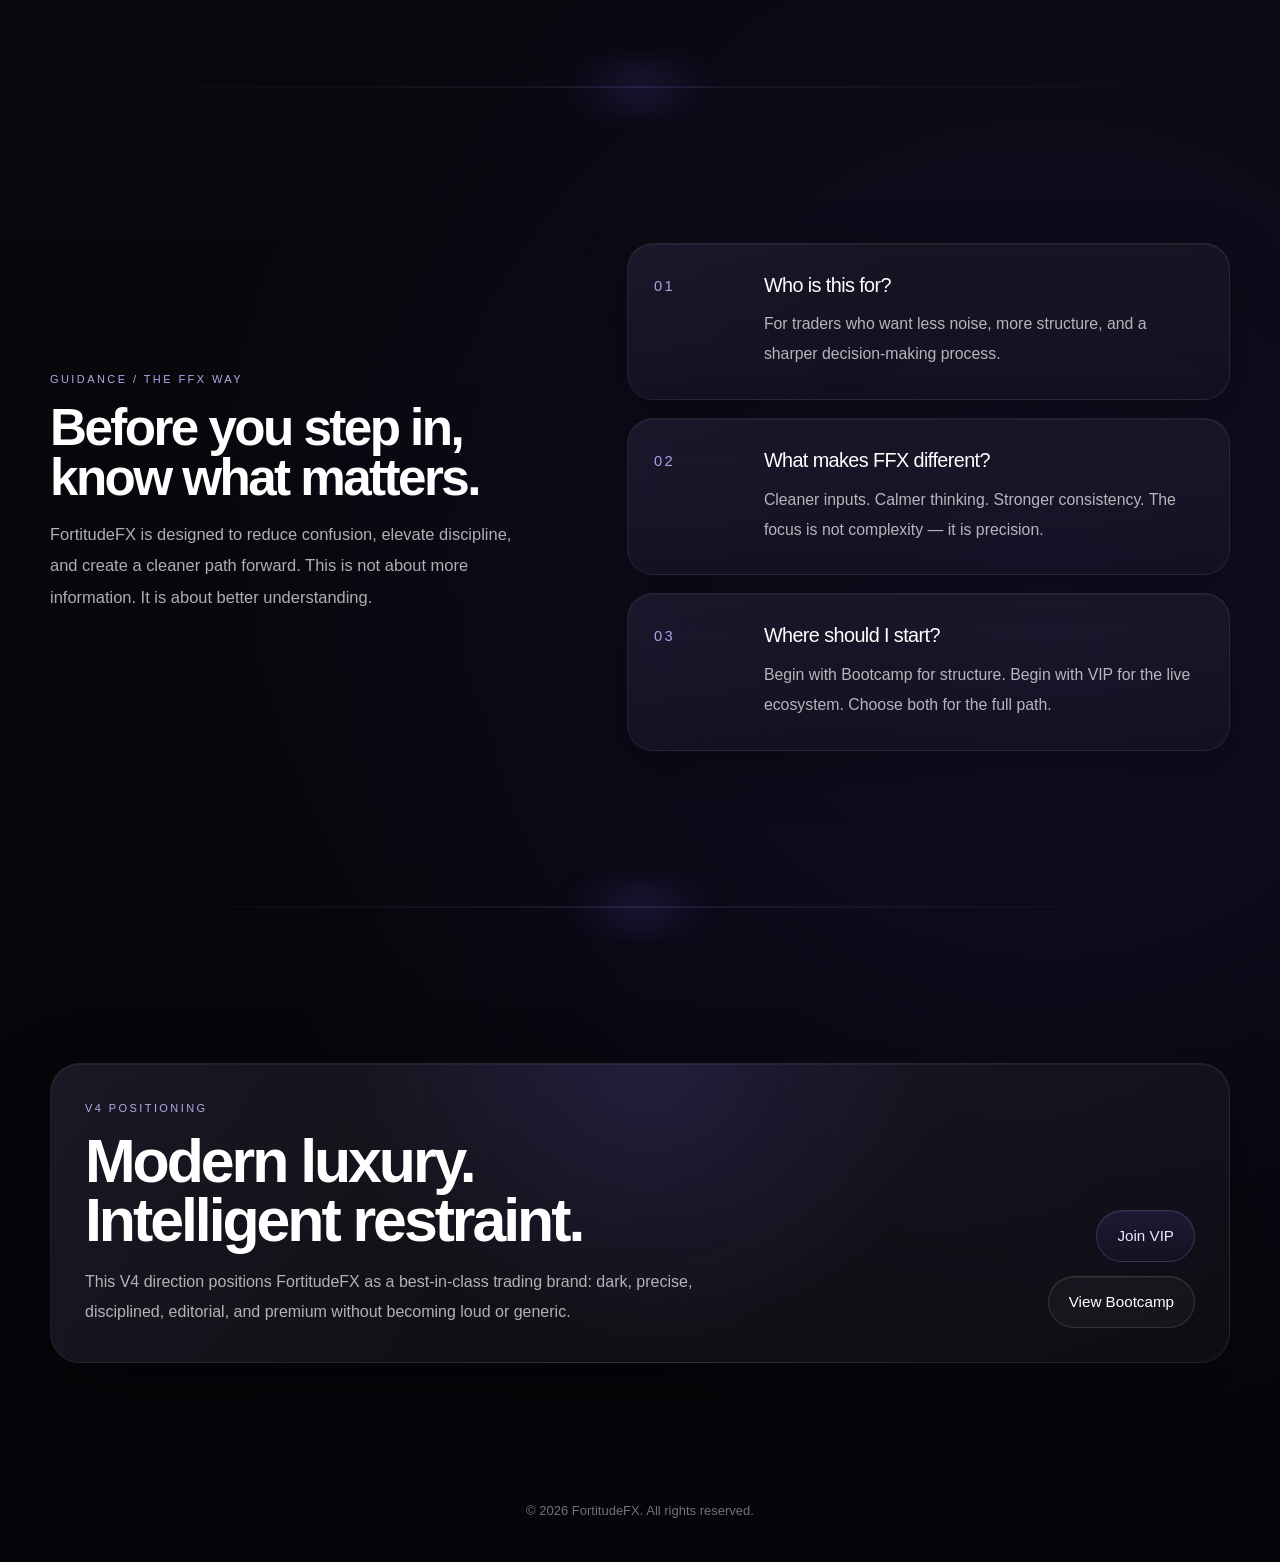
<file: index-final.html>
<!DOCTYPE html>
<html lang="en"><head><meta http-equiv="Content-Type" content="text/html; charset=UTF-8">
  
  <meta name="viewport" content="width=device-width, initial-scale=1.0">
  <title>FortitudeFX | V4 Full Index Preview</title>
  <meta name="theme-color" content="#06060a">
  <link rel="stylesheet" href="styles-final-clean.css">
</head>
<body class="page-home">

  <nav class="nav">
    <div class="nav-wrap">
      <div class="nav-brand">
        <a href="index.html#top">FORTITUDEFX</a>
      </div>

      <div class="nav-center">
        <a href="index.html#about">About</a>
        <a href="vipdiscord.html">VIP</a>
        <a href="bootcamp.html">Bootcamp</a>
        <a href="index.html#faq">FAQ</a>
        <a href="waitlist.html#form">Contact</a>
      </div>

      <div class="nav-cta">
        <a class="nav-btn nav-btn-secondary" href="bootcamp.html">Bootcamp</a>
        <a class="nav-btn nav-btn-primary" href="vipdiscord.html">VIP Access</a>
      </div>
    </div>
  </nav>

  <!-- HERO -->
  <section class="section hero" id="top">
    <div class="hero-glow"></div>
    <div class="section-wrap hero-grid">
      <div>
        <span class="kicker">FORTITUDEFX / V4</span>
        <h1>Structure creates <span class="gradient">clarity.</span></h1>
        <p class="hero-copy">
          FortitudeFX is designed to reduce confusion, elevate discipline, and create a cleaner path forward. This is not about more information. It is about better understanding, sharper timing, and more precise execution.
        </p>

        <div class="hero-actions">
          <a href="vipdiscord.html" class="btn btn-primary">Inside VIP Discord →</a>
          <a href="bootcamp.html" class="btn btn-secondary">View Bootcamp</a>
        </div>

        <div class="hero-tags">
          <span>Cleaner Inputs</span>
          <span>Calmer Thinking</span>
          <span>Stronger Consistency</span>
        </div>
      </div>

      <div class="hero-panel">
        <div class="panel-top">
          <div class="panel-brand">
            <small>FortitudeFX</small>
            <strong>FFX</strong>
          </div>
          <div class="panel-badge">Best in Class</div>
        </div>

        <div class="benefit-list">
          <div class="benefit-item">A dark, ultra-premium trading education brand built on clarity, structure, and precision.</div>
          <div class="benefit-item">Editorial design language with refined violet cues and controlled premium motion.</div>
          <div class="benefit-item">An ecosystem built for traders who want less noise, cleaner process, and stronger execution.</div>
          <div class="benefit-item">A premium brand experience that feels more like a high-end product than a generic trading site.</div>
        </div>

        <div class="mini-grid">
          <div class="mini-card">Direction</div>
          <div class="mini-card">Timing</div>
          <div class="mini-card">Execution</div>
        </div>
      </div>
    </div>
  </section>

  <div class="section-break"></div>

  <!-- ABOUT -->
  <section class="section" id="about">
    <div class="section-wrap">
      <div class="section-head">
        <div>
          <span class="kicker">The Shift</span>
          <h2>From noise and confusion to cleaner decision-making.</h2>
        </div>
        <p>
          FortitudeFX is not built around complexity for the sake of sounding advanced. It is built around understanding direction, respecting liquidity, waiting for timing, and executing with discipline.
        </p>
      </div>

      <div class="two-grid">
        <article class="glass-card">
          <div class="tiny">FFX</div>
          <h3>Why Most Traders Stay Stuck</h3>
          <ul>
            <li>Too much information and not enough structure</li>
            <li>Jumping between strategies without conviction</li>
            <li>Emotional execution under pressure</li>
            <li>No disciplined framework for timing and context</li>
          </ul>
        </article>

        <article class="glass-card">
          <div class="tiny">FFX</div>
          <h3>The FortitudeFX Shift</h3>
          <ul>
            <li>Direction first, then timing, then execution</li>
            <li>Cleaner process and calmer decisions</li>
            <li>More precision with less unnecessary complexity</li>
            <li>Consistency built through repetition and review</li>
          </ul>
        </article>
      </div>
    </div>
  </section>

  <div class="section-break"></div>

  <!-- VIP -->
  <section class="section soft-strip" id="vip">
    <div class="section-wrap">
      <div class="section-head">
        <div>
          <span class="kicker">VIP Discord</span>
          <h2>Inside the FortitudeFX ecosystem.</h2>
        </div>
        <p>
          VIP is designed as a live premium environment for traders who want structure, context, and accountability — not just surface-level content.
        </p>
      </div>

      <div class="vip-grid">
        <article class="vip-card">
          <div class="vip-number">01</div>
          <h3>Daily Recap Videos</h3>
          <p>Focused breakdowns of how price moved, what mattered, and how FFX would interpret the session.</p>
        </article>

        <article class="vip-card">
          <div class="vip-number">02</div>
          <h3>Live Market Exposure</h3>
          <p>Real-time observation of structure, timing, and decision-making without hindsight or noise.</p>
        </article>

        <article class="vip-card">
          <div class="vip-number">03</div>
          <h3>Chart Markups</h3>
          <p>Daily preparation through mapped liquidity, directional bias, and cleaner execution context.</p>
        </article>

        <article class="vip-card">
          <div class="vip-number">04</div>
          <h3>Community Review</h3>
          <p>Accountability, discussion, and repetition inside a more serious trading environment.</p>
        </article>
      </div>
    </div>
  </section>

  <div class="section-break"></div>

  <!-- BOOTCAMP -->
  <section class="section bootcamp-teaser" id="bootcamp">
    <div class="bootcamp-teaser-glow"></div>

    <div class="section-wrap bootcamp-teaser-wrap">
      <div class="bootcamp-teaser-left">
        <span class="bootcamp-teaser-kicker">CATCH THE WICK BOOTCAMP</span>
        <h2>
          A structured trading bootcamp built to turn confusion into clarity.
        </h2>
        <p class="bootcamp-teaser-lead">
          This is not another oversized course filled with noise. The FortitudeFX
          Bootcamp is designed to help traders understand structure, liquidity,
          intent, and execution through a cleaner framework that is actually
          teachable, repeatable, and usable in live market conditions.
        </p>

        <p class="bootcamp-teaser-copy">
          The homepage gives you the overview. The full Bootcamp page gives you
          the complete curriculum, format, breakdown, and what to expect inside
          each phase of the training.
        </p>

        <div class="bootcamp-teaser-actions">
          <a href="bootcamp.html" class="bootcamp-teaser-primary">
            Explore the Bootcamp
            <span aria-hidden="true">→</span>
          </a>

          <a href="waitlist.html" class="bootcamp-teaser-secondary">
            Join the Waitlist
          </a>
        </div>
      </div>

      <div class="bootcamp-teaser-right">
        <div class="bootcamp-teaser-card">
          <span class="bootcamp-card-label">WHAT THIS BUILDS</span>

          <ul class="bootcamp-card-points">
            <li>Clear market structure understanding</li>
            <li>Liquidity-based execution logic</li>
            <li>Multi-timeframe alignment</li>
            <li>A more disciplined trading process</li>
          </ul>

          <div class="bootcamp-card-divider"></div>

          <span class="bootcamp-card-label">WHY IT FEELS DIFFERENT</span>
          <p class="bootcamp-card-note">
            Built around clarity, not overload. The goal is not to flood you with
            information, but to help you see the market with more precision and
            act with more control.
          </p>
        </div>
      </div>
    </div>
  </section>

  <div class="section-break"></div>

  <!-- FAQ -->
  <section class="section" id="faq">
    <div class="section-wrap split-section">
      <div class="sticky-left">
        <span class="kicker">GUIDANCE / THE FFX WAY</span>
        <h2>Before you step in, know what matters.</h2>
        <p>
          FortitudeFX is designed to reduce confusion, elevate discipline, and create a cleaner path forward. This is not about more information. It is about better understanding.
        </p>
      </div>

      <div class="faq-cards">
        <article class="faq-card">
          <div class="faq-num">01</div>
          <div>
            <h3>Who is this for?</h3>
            <p>For traders who want less noise, more structure, and a sharper decision-making process.</p>
          </div>
        </article>

        <article class="faq-card">
          <div class="faq-num">02</div>
          <div>
            <h3>What makes FFX different?</h3>
            <p>Cleaner inputs. Calmer thinking. Stronger consistency. The focus is not complexity — it is precision.</p>
          </div>
        </article>

        <article class="faq-card">
          <div class="faq-num">03</div>
          <div>
            <h3>Where should I start?</h3>
            <p>Begin with Bootcamp for structure. Begin with VIP for the live ecosystem. Choose both for the full path.</p>
          </div>
        </article>
      </div>
    </div>
  </section>

  <div class="section-break"></div>

  <!-- CTA -->
  <section class="section section-last" id="cta">
    <div class="section-wrap">
      <div class="cta-shell">
        <div class="cta-grid">
          <div>
            <span class="kicker">V4 Positioning</span>
            <h2>Modern luxury. Intelligent restraint.</h2>
            <p>
              This V4 direction positions FortitudeFX as a best-in-class trading brand: dark, precise, disciplined, editorial, and premium without becoming loud or generic.
            </p>
          </div>

          <div class="cta-actions">
            <a class="btn btn-primary" href="vipdiscord.html">Join VIP</a>
            <a class="btn btn-secondary" href="bootcamp.html">View Bootcamp</a>
          </div>
        </div>
      </div>
    </div>
  </section>

  <footer>
    © 2026 FortitudeFX. All rights reserved.
  </footer>



</body></html>
</file>
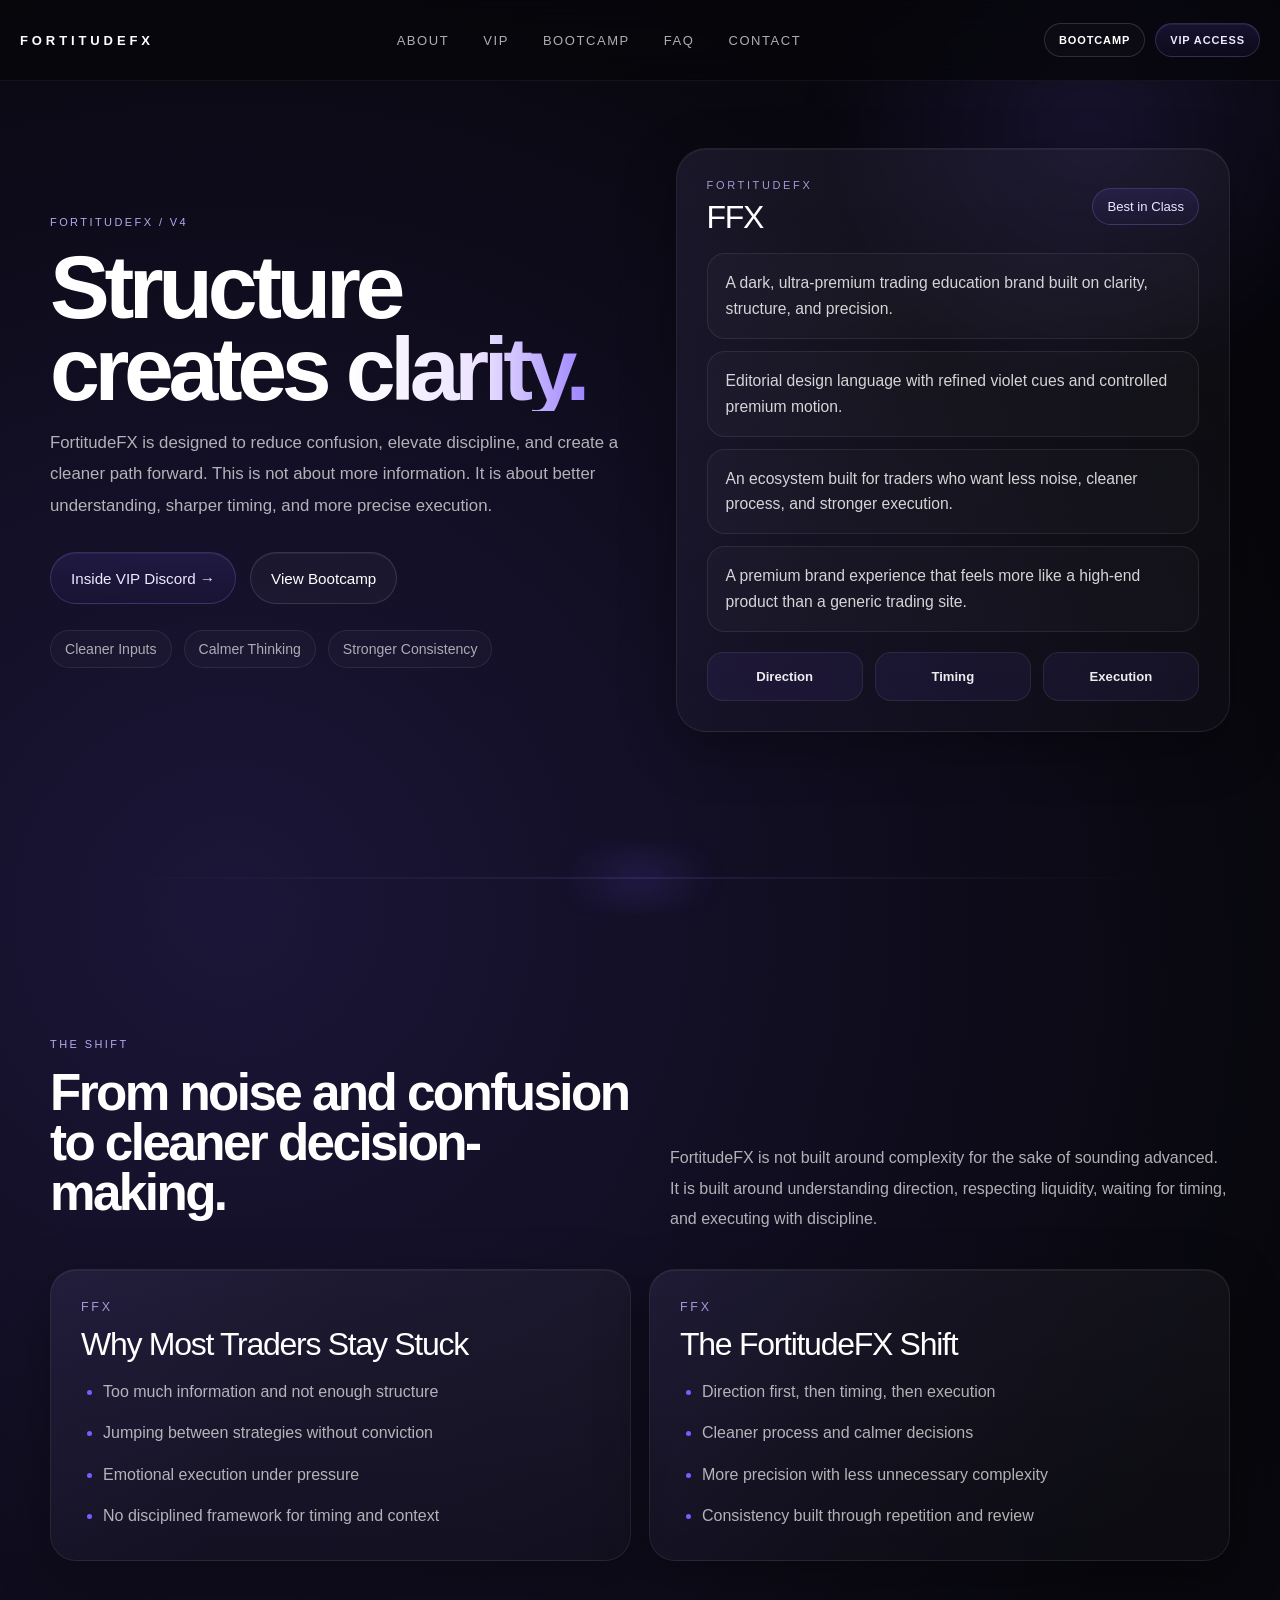
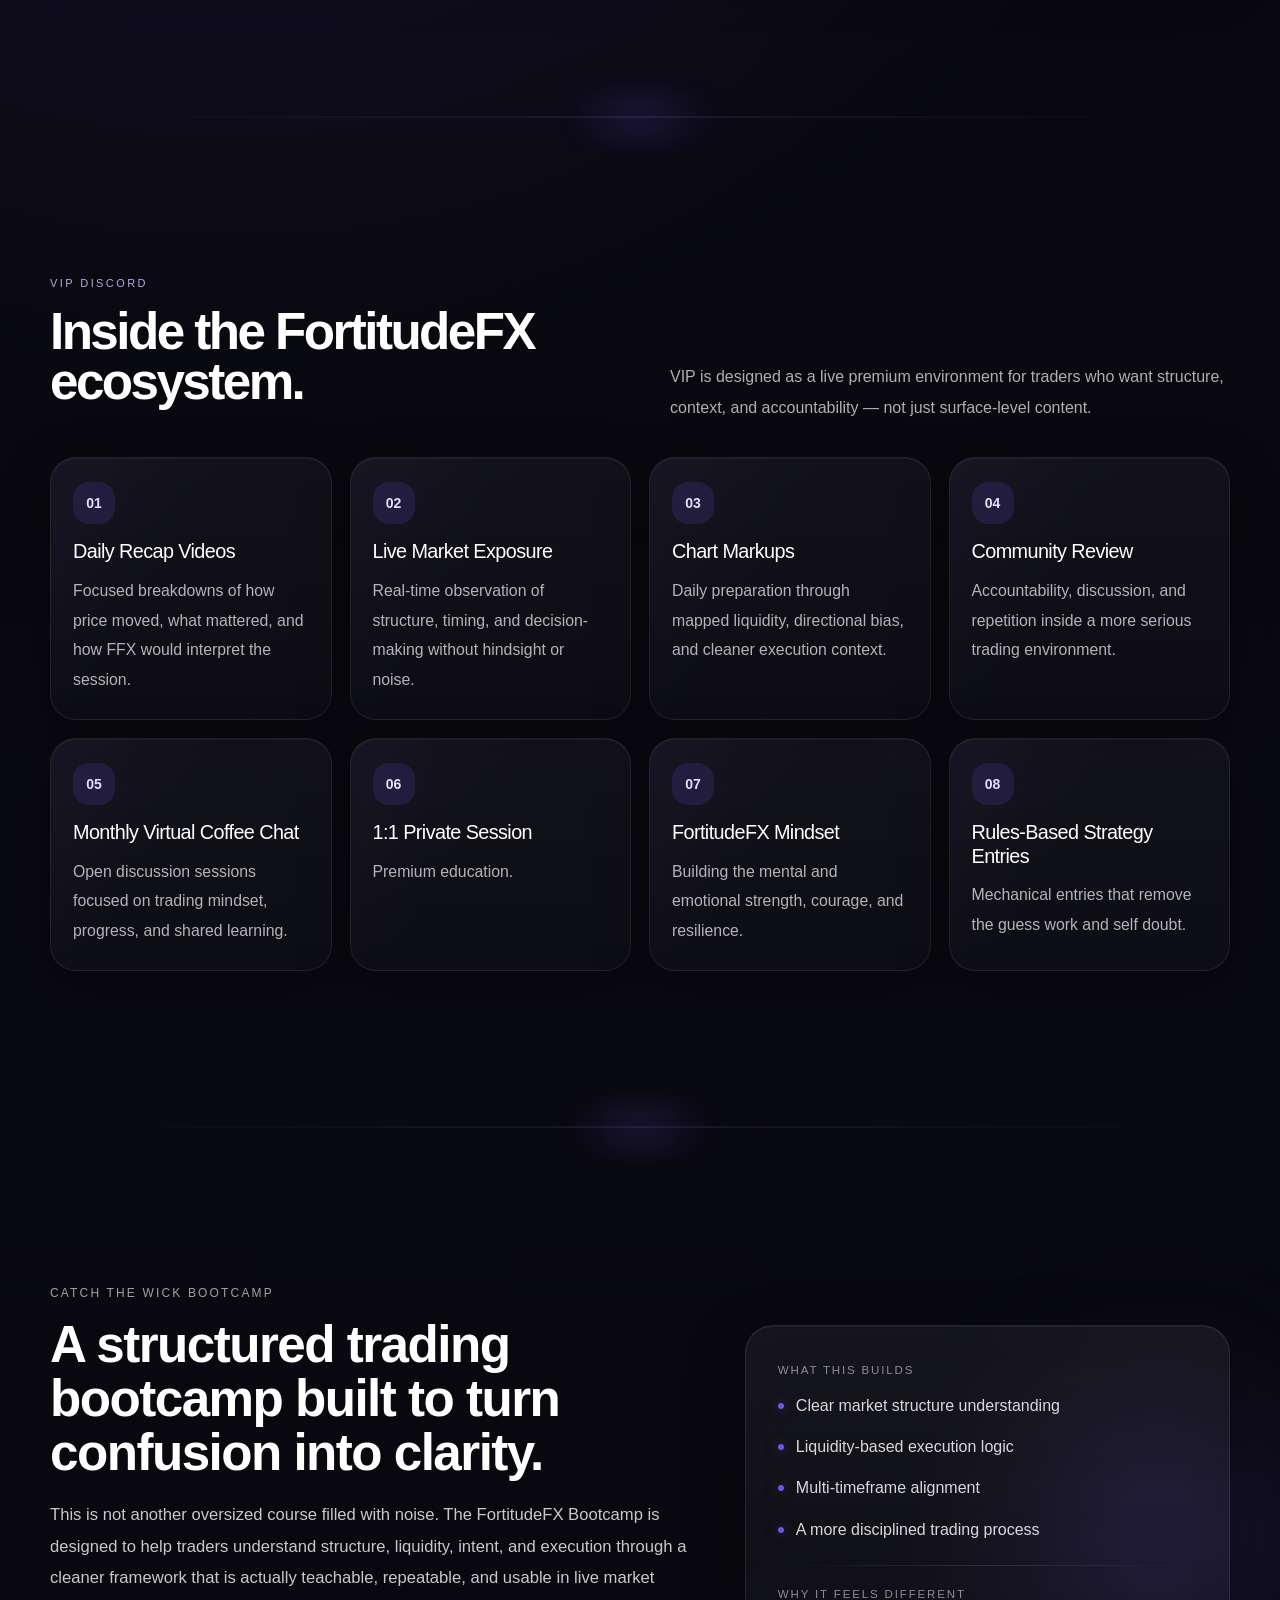
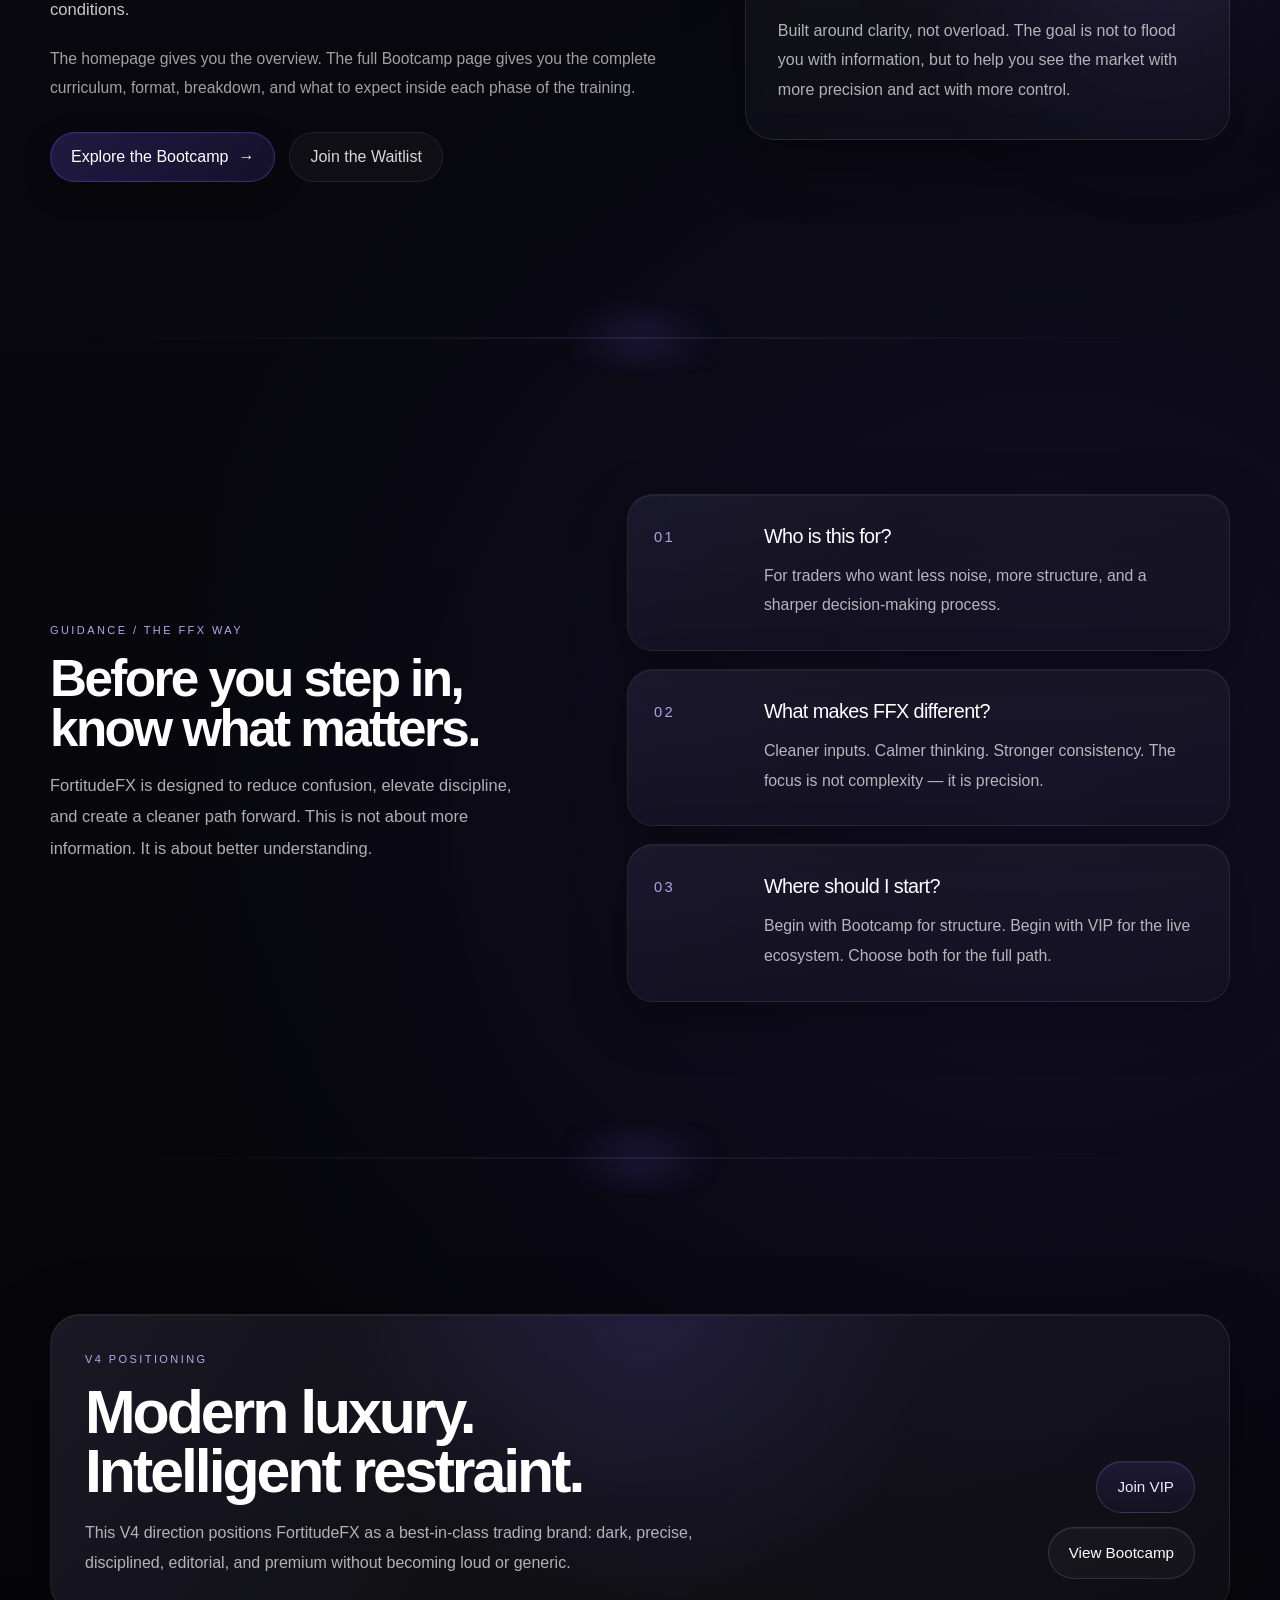
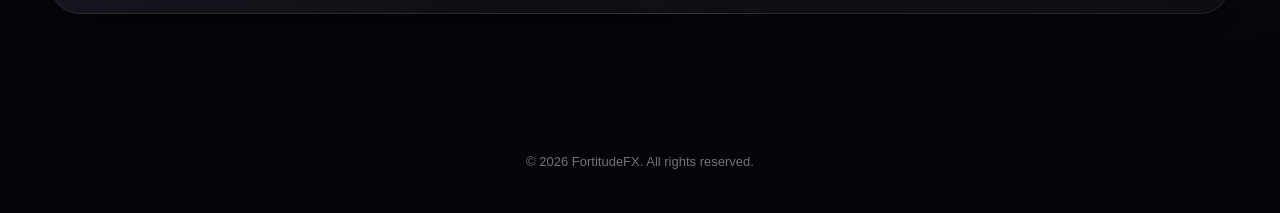
<file: index_final_corrected_v1.html>
<!DOCTYPE html>
<html lang="en"><head><meta http-equiv="Content-Type" content="text/html; charset=UTF-8">
  
  <meta name="viewport" content="width=device-width, initial-scale=1.0">
  <title>FortitudeFX | V4 Full Index Preview</title>
  <meta name="theme-color" content="#06060a">
  <link rel="stylesheet" href="styles-final-clean.css">
</head>
<body class="page-home">

  <nav class="nav">
    <div class="nav-wrap">
      <div class="nav-brand">
        <a href="index.html#top">FORTITUDEFX</a>
      </div>

      <div class="nav-center">
        <a href="index.html#about">About</a>
        <a href="vipdiscord.html">VIP</a>
        <a href="bootcamp.html">Bootcamp</a>
        <a href="index.html#faq">FAQ</a>
        <a href="waitlist.html#form">Contact</a>
      </div>

      <div class="nav-cta">
        <a class="nav-btn nav-btn-secondary" href="bootcamp.html">Bootcamp</a>
        <a class="nav-btn nav-btn-primary" href="vipdiscord.html">VIP Access</a>
      </div>
    </div>
  </nav>

  <!-- HERO -->
  <section class="section hero" id="top">
    <div class="hero-glow"></div>
    <div class="section-wrap hero-grid">
      <div>
        <span class="kicker">FORTITUDEFX / V4</span>
        <h1>Structure creates <span class="gradient">clarity.</span></h1>
        <p class="hero-copy">
          FortitudeFX is designed to reduce confusion, elevate discipline, and create a cleaner path forward. This is not about more information. It is about better understanding, sharper timing, and more precise execution.
        </p>

        <div class="hero-actions">
          <a href="vipdiscord.html" class="btn btn-primary">Inside VIP Discord →</a>
          <a href="bootcamp.html" class="btn btn-secondary">View Bootcamp</a>
        </div>

        <div class="hero-tags">
          <span>Cleaner Inputs</span>
          <span>Calmer Thinking</span>
          <span>Stronger Consistency</span>
        </div>
      </div>

      <div class="hero-panel">
        <div class="panel-top">
          <div class="panel-brand">
            <small>FortitudeFX</small>
            <strong>FFX</strong>
          </div>
          <div class="panel-badge">Best in Class</div>
        </div>

        <div class="benefit-list">
          <div class="benefit-item">A dark, ultra-premium trading education brand built on clarity, structure, and precision.</div>
          <div class="benefit-item">Editorial design language with refined violet cues and controlled premium motion.</div>
          <div class="benefit-item">An ecosystem built for traders who want less noise, cleaner process, and stronger execution.</div>
          <div class="benefit-item">A premium brand experience that feels more like a high-end product than a generic trading site.</div>
        </div>

        <div class="mini-grid">
          <div class="mini-card">Direction</div>
          <div class="mini-card">Timing</div>
          <div class="mini-card">Execution</div>
        </div>
      </div>
    </div>
  </section>

  <div class="section-break"></div>

  <!-- ABOUT -->
  <section class="section" id="about">
    <div class="section-wrap">
      <div class="section-head">
        <div>
          <span class="kicker">The Shift</span>
          <h2>From noise and confusion to cleaner decision-making.</h2>
        </div>
        <p>
          FortitudeFX is not built around complexity for the sake of sounding advanced. It is built around understanding direction, respecting liquidity, waiting for timing, and executing with discipline.
        </p>
      </div>

      <div class="two-grid">
        <article class="glass-card">
          <div class="tiny">FFX</div>
          <h3>Why Most Traders Stay Stuck</h3>
          <ul>
            <li>Too much information and not enough structure</li>
            <li>Jumping between strategies without conviction</li>
            <li>Emotional execution under pressure</li>
            <li>No disciplined framework for timing and context</li>
          </ul>
        </article>

        <article class="glass-card">
          <div class="tiny">FFX</div>
          <h3>The FortitudeFX Shift</h3>
          <ul>
            <li>Direction first, then timing, then execution</li>
            <li>Cleaner process and calmer decisions</li>
            <li>More precision with less unnecessary complexity</li>
            <li>Consistency built through repetition and review</li>
          </ul>
        </article>
      </div>
    </div>
  </section>

  <div class="section-break"></div>

  <!-- VIP -->
  <section class="section soft-strip" id="vip">
    <div class="section-wrap">
      <div class="section-head">
        <div>
          <span class="kicker">VIP Discord</span>
          <h2>Inside the FortitudeFX ecosystem.</h2>
        </div>
        <p>
          VIP is designed as a live premium environment for traders who want structure, context, and accountability — not just surface-level content.
        </p>
      </div>

      <div class="vip-grid">
        <article class="vip-card">
          <div class="vip-number">01</div>
          <h3>Daily Recap Videos</h3>
          <p>Focused breakdowns of how price moved, what mattered, and how FFX would interpret the session.</p>
        </article>

        <article class="vip-card">
          <div class="vip-number">02</div>
          <h3>Live Market Exposure</h3>
          <p>Real-time observation of structure, timing, and decision-making without hindsight or noise.</p>
        </article>

        <article class="vip-card">
          <div class="vip-number">03</div>
          <h3>Chart Markups</h3>
          <p>Daily preparation through mapped liquidity, directional bias, and cleaner execution context.</p>
        </article>

        <article class="vip-card">
          <div class="vip-number">04</div>
          <h3>Community Review</h3>
          <p>Accountability, discussion, and repetition inside a more serious trading environment.</p>
        </article>

        <article class="vip-card">
          <div class="vip-number">05</div>
          <h3>Monthly Virtual Coffee Chat</h3>
          <p>Open discussion sessions focused on trading mindset, progress, and shared learning.</p>
        </article>

        <article class="vip-card">
          <div class="vip-number">06</div>
          <h3>1:1 Private Session</h3>
          <p>Premium education.</p>
        </article>

        <article class="vip-card">
          <div class="vip-number">07</div>
          <h3>FortitudeFX Mindset</h3>
          <p>Building the mental and emotional strength, courage, and resilience.</p>
        </article>

        <article class="vip-card">
          <div class="vip-number">08</div>
          <h3>Rules-Based Strategy Entries</h3>
          <p>Mechanical entries that remove the guess work and self doubt.</p>
        </article>
      </div>
    </div>
  </section>

  <div class="section-break"></div>

  <!-- BOOTCAMP -->
  <section class="section bootcamp-teaser" id="bootcamp">
    <div class="bootcamp-teaser-glow"></div>

    <div class="section-wrap bootcamp-teaser-wrap">
      <div class="bootcamp-teaser-left">
        <span class="bootcamp-teaser-kicker">CATCH THE WICK BOOTCAMP</span>
        <h2>
          A structured trading bootcamp built to turn confusion into clarity.
        </h2>
        <p class="bootcamp-teaser-lead">
          This is not another oversized course filled with noise. The FortitudeFX
          Bootcamp is designed to help traders understand structure, liquidity,
          intent, and execution through a cleaner framework that is actually
          teachable, repeatable, and usable in live market conditions.
        </p>

        <p class="bootcamp-teaser-copy">
          The homepage gives you the overview. The full Bootcamp page gives you
          the complete curriculum, format, breakdown, and what to expect inside
          each phase of the training.
        </p>

        <div class="bootcamp-teaser-actions">
          <a href="bootcamp.html" class="bootcamp-teaser-primary">
            Explore the Bootcamp
            <span aria-hidden="true">→</span>
          </a>

          <a href="waitlist.html" class="bootcamp-teaser-secondary">
            Join the Waitlist
          </a>
        </div>
      </div>

      <div class="bootcamp-teaser-right">
        <div class="bootcamp-teaser-card">
          <span class="bootcamp-card-label">WHAT THIS BUILDS</span>

          <ul class="bootcamp-card-points">
            <li>Clear market structure understanding</li>
            <li>Liquidity-based execution logic</li>
            <li>Multi-timeframe alignment</li>
            <li>A more disciplined trading process</li>
          </ul>

          <div class="bootcamp-card-divider"></div>

          <span class="bootcamp-card-label">WHY IT FEELS DIFFERENT</span>
          <p class="bootcamp-card-note">
            Built around clarity, not overload. The goal is not to flood you with
            information, but to help you see the market with more precision and
            act with more control.
          </p>
        </div>
      </div>
    </div>
  </section>

  <div class="section-break"></div>

  <!-- FAQ -->
  <section class="section" id="faq">
    <div class="section-wrap split-section">
      <div class="sticky-left">
        <span class="kicker">GUIDANCE / THE FFX WAY</span>
        <h2>Before you step in, know what matters.</h2>
        <p>
          FortitudeFX is designed to reduce confusion, elevate discipline, and create a cleaner path forward. This is not about more information. It is about better understanding.
        </p>
      </div>

      <div class="faq-cards">
        <article class="faq-card">
          <div class="faq-num">01</div>
          <div>
            <h3>Who is this for?</h3>
            <p>For traders who want less noise, more structure, and a sharper decision-making process.</p>
          </div>
        </article>

        <article class="faq-card">
          <div class="faq-num">02</div>
          <div>
            <h3>What makes FFX different?</h3>
            <p>Cleaner inputs. Calmer thinking. Stronger consistency. The focus is not complexity — it is precision.</p>
          </div>
        </article>

        <article class="faq-card">
          <div class="faq-num">03</div>
          <div>
            <h3>Where should I start?</h3>
            <p>Begin with Bootcamp for structure. Begin with VIP for the live ecosystem. Choose both for the full path.</p>
          </div>
        </article>
      </div>
    </div>
  </section>

  <div class="section-break"></div>

  <!-- CTA -->
  <section class="section section-last" id="cta">
    <div class="section-wrap">
      <div class="cta-shell">
        <div class="cta-grid">
          <div>
            <span class="kicker">V4 Positioning</span>
            <h2>Modern luxury. Intelligent restraint.</h2>
            <p>
              This V4 direction positions FortitudeFX as a best-in-class trading brand: dark, precise, disciplined, editorial, and premium without becoming loud or generic.
            </p>
          </div>

          <div class="cta-actions">
            <a class="btn btn-primary" href="vipdiscord.html">Join VIP</a>
            <a class="btn btn-secondary" href="bootcamp.html">View Bootcamp</a>
          </div>
        </div>
      </div>
    </div>
  </section>

  <footer>
    © 2026 FortitudeFX. All rights reserved.
  </footer>



</body></html>
</file>
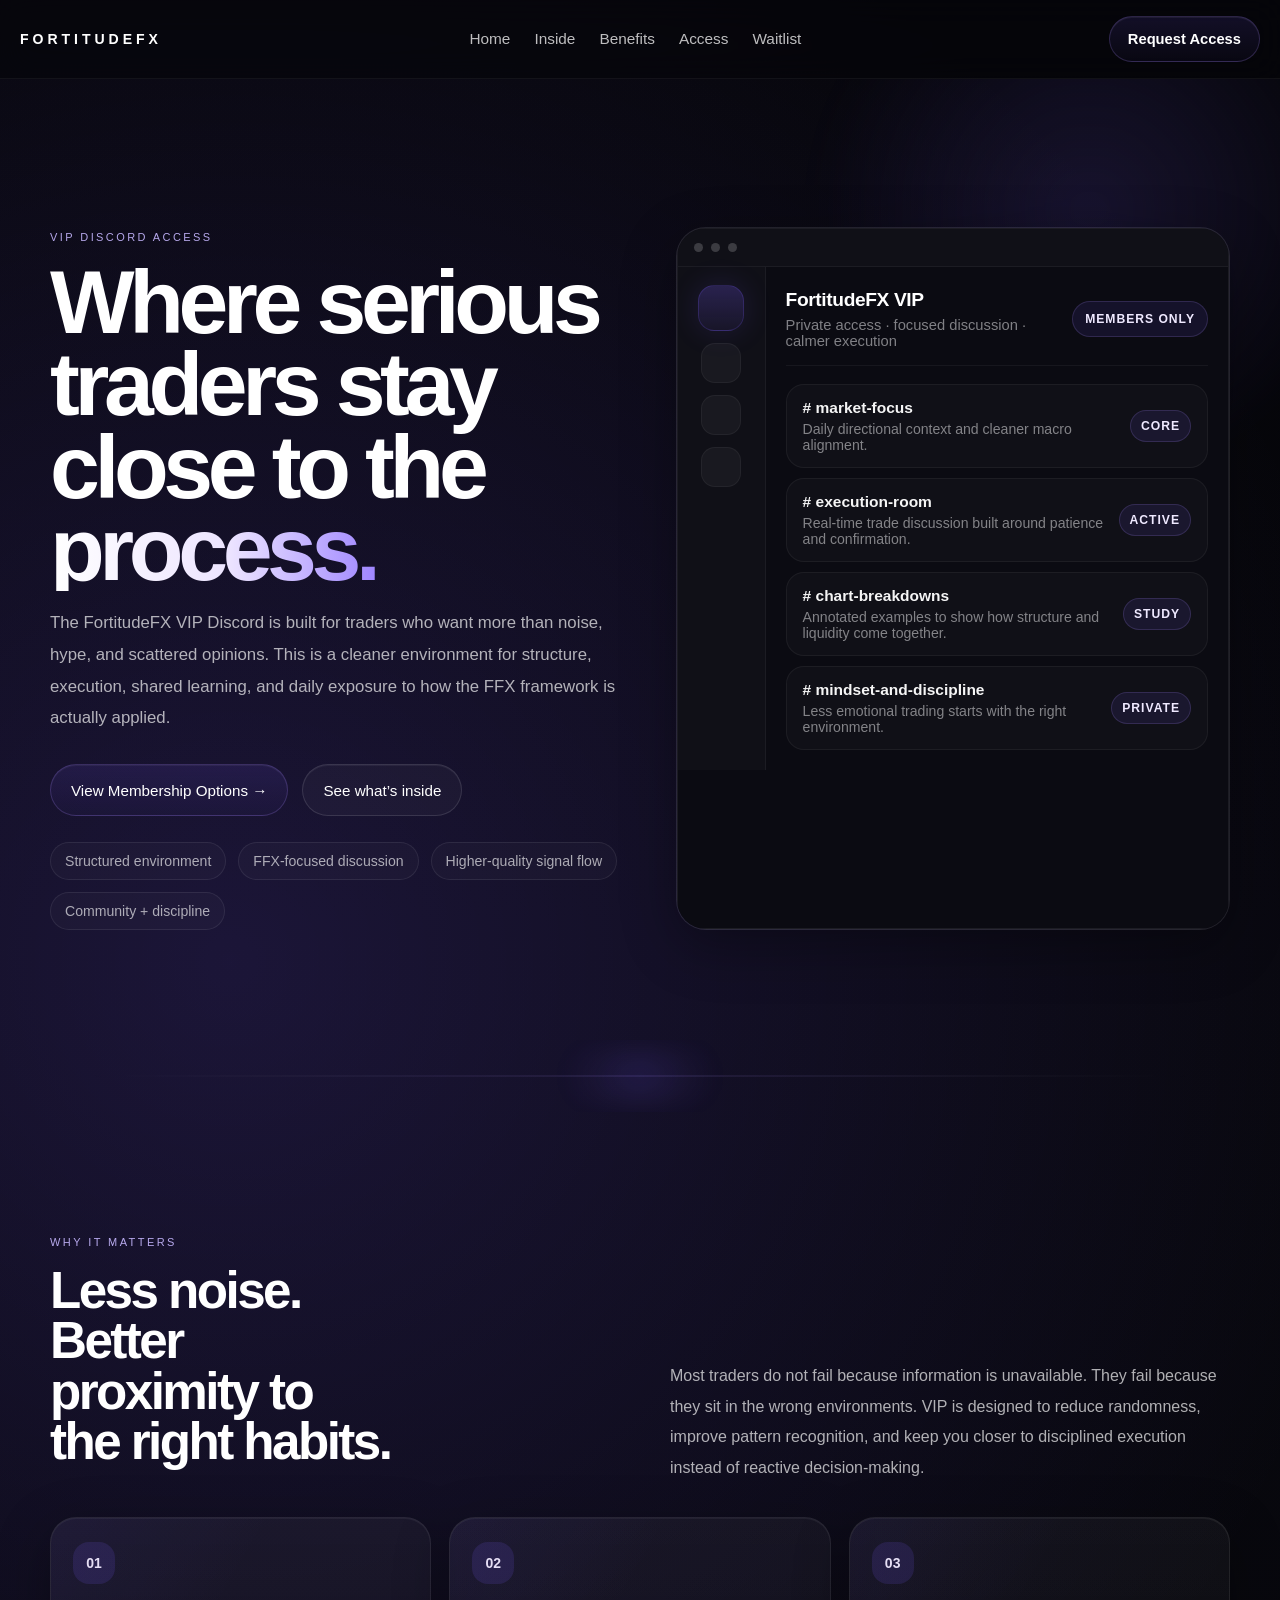
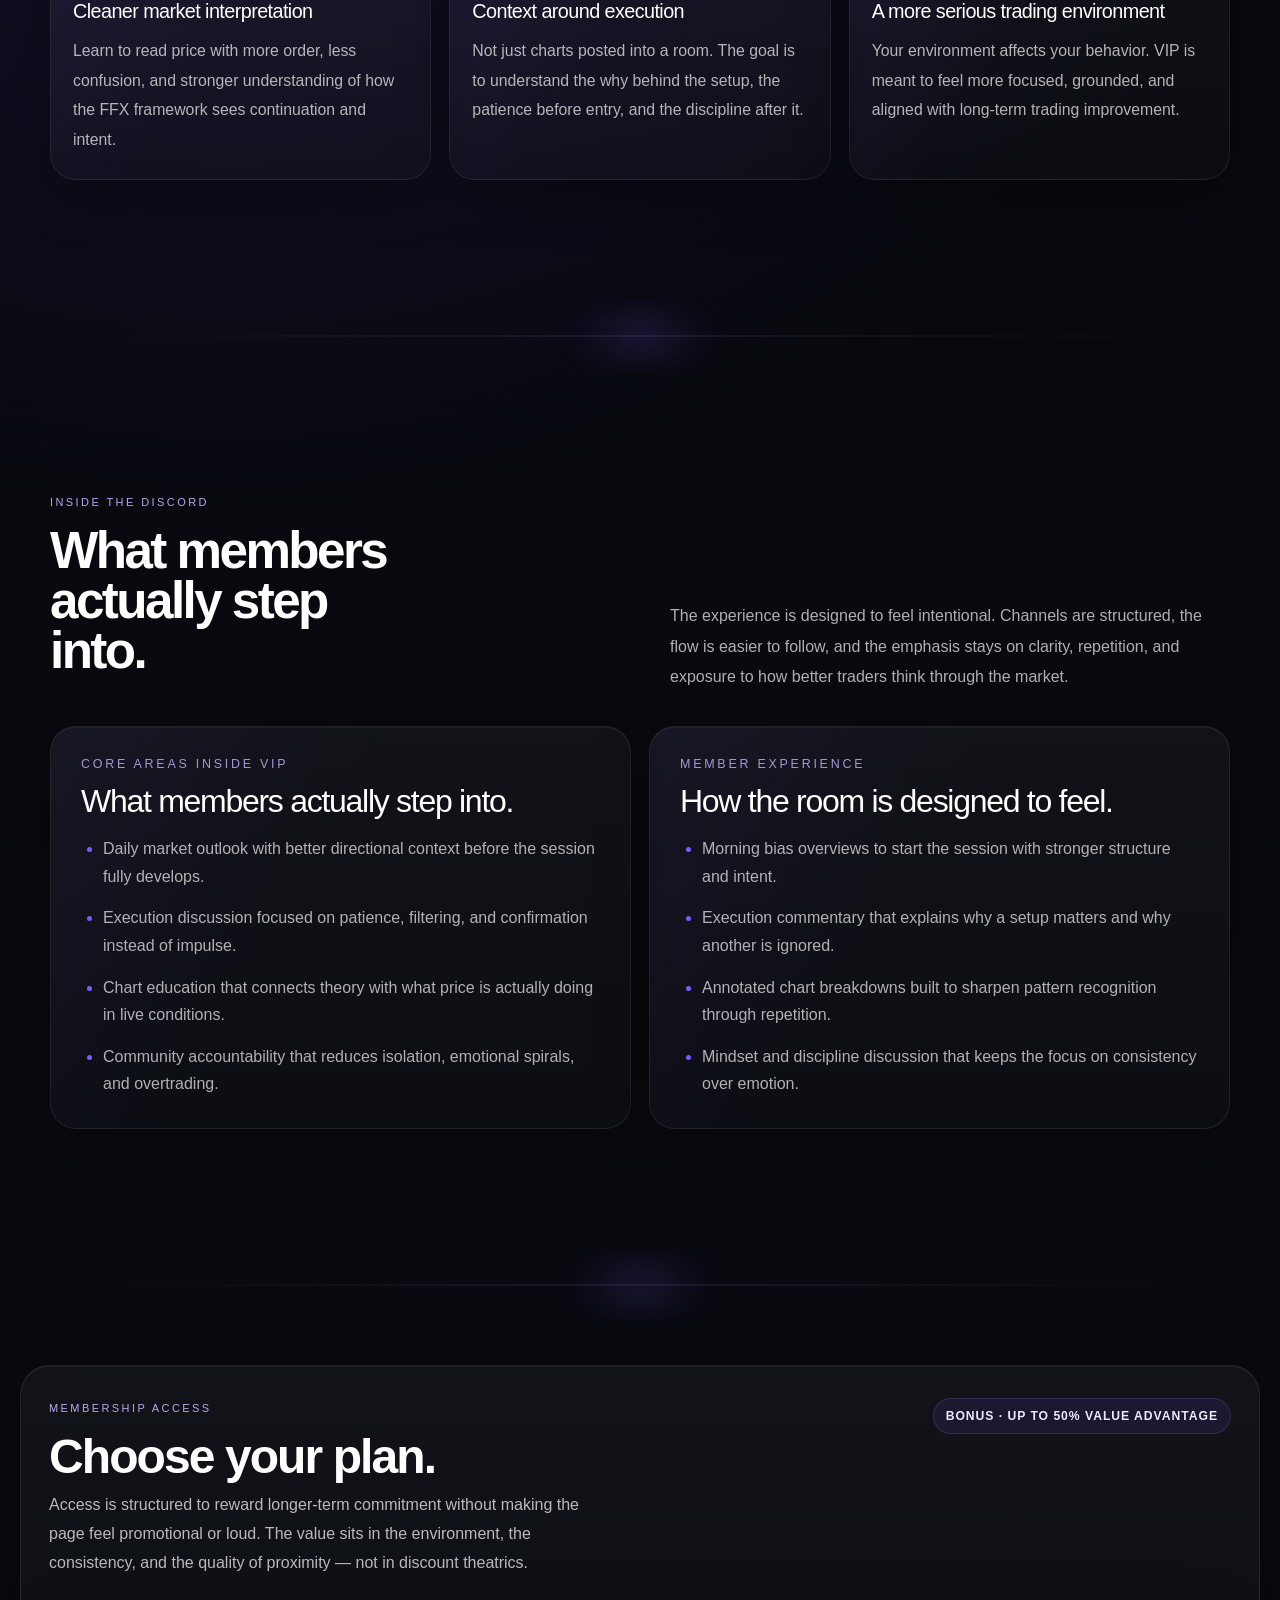
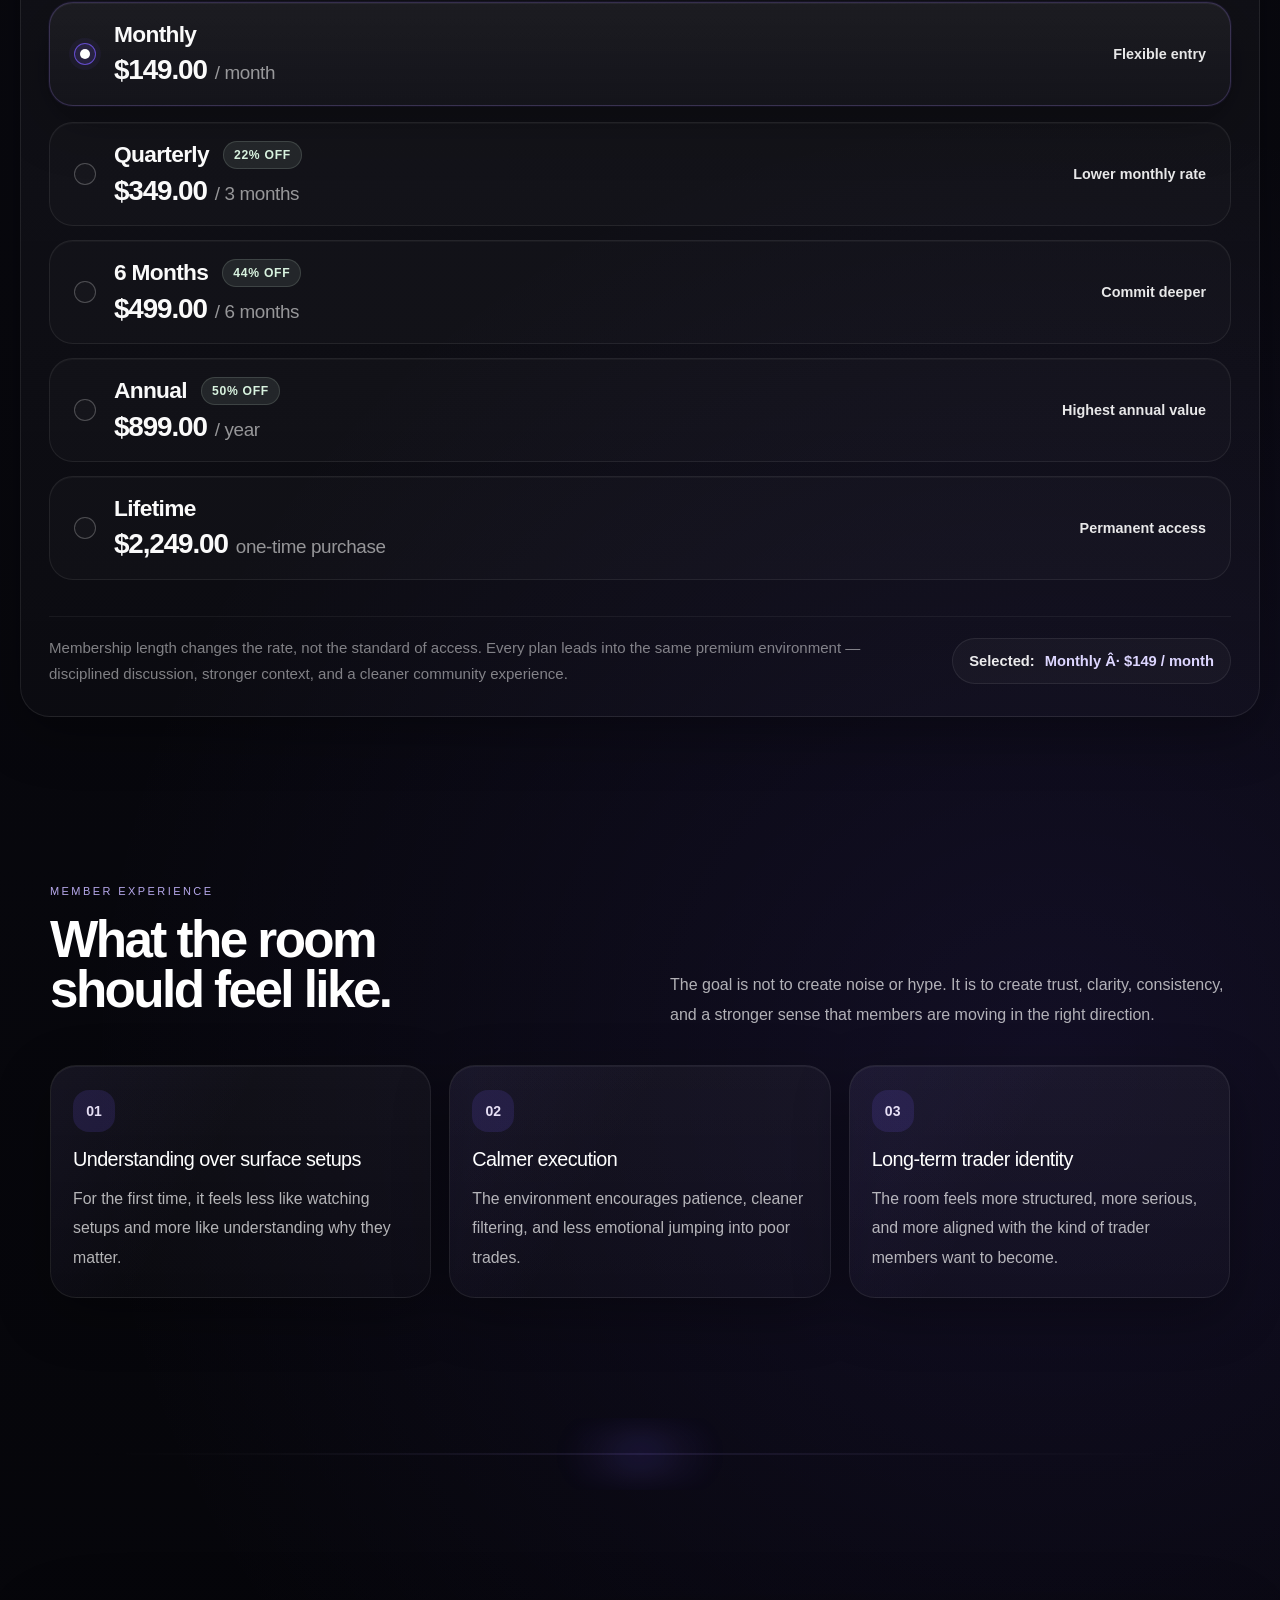
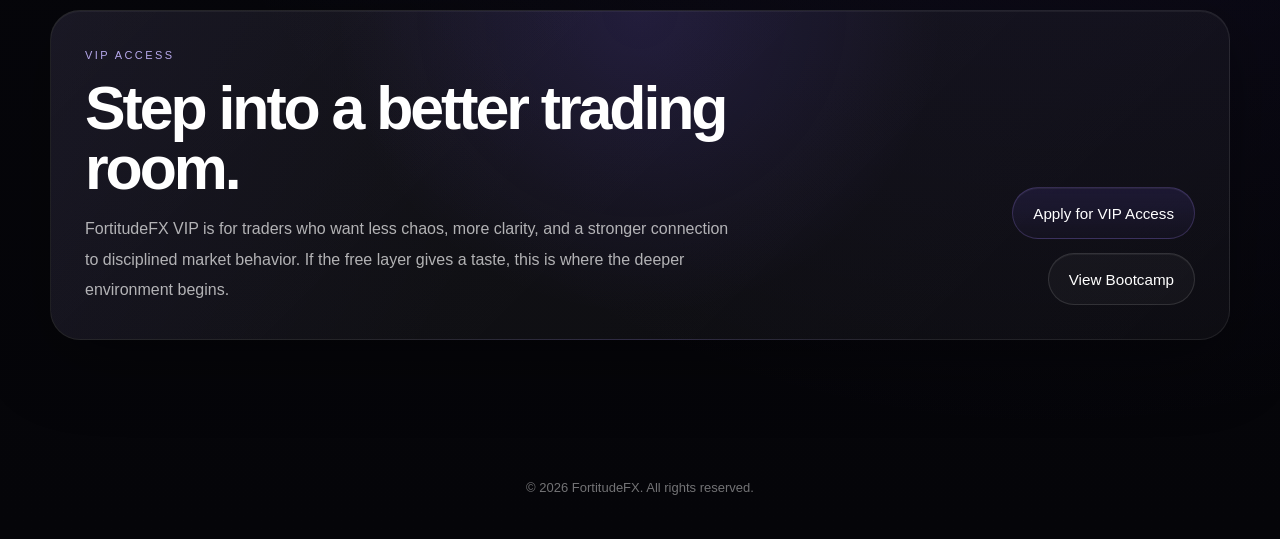
<file: vipdiscord-final.html>
<!DOCTYPE html>
<html lang="en"><head><meta http-equiv="Content-Type" content="text/html; charset=UTF-8">
  
  <meta name="viewport" content="width=device-width, initial-scale=1.0">
  <title>FortitudeFX | VIP Discord</title>
  <meta name="description" content="Join the FortitudeFX VIP Discord for a more structured trading environment, premium market discussion, chart breakdowns, and disciplined execution context.">
  <meta name="theme-color" content="#06060a">
  <link rel="stylesheet" href="styles-final-clean.css">
</head>
<body>

  <div class="vipd-page page-vip">

    <nav class="vipd-nav">
      <div class="vipd-container vipd-nav-wrap">
        <a href="index.html" class="vipd-brand">FORTITUDEFX</a>

        <div class="vipd-nav-links">
          <a href="index.html">Home</a>
          <a href="vipdiscord.html#vipd-inside">Inside</a>
          <a href="vipdiscord.html#vipd-benefits">Benefits</a>
          <a href="vipdiscord.html#vipd-pricing">Access</a>
          <a href="waitlist.html#form">Waitlist</a>
        </div>

        <a href="vipdiscord.html#vipd-pricing" class="vipd-nav-cta">Request Access</a>
      </div>
    </nav>

    
  <section class="section hero" id="top">
    <div class="hero-glow"></div>
    <div class="section-wrap hero-grid">
      <div>
        <span class="kicker">VIP DISCORD ACCESS</span>
        <h1>Where serious traders stay close to the <span class="gradient">process.</span></h1>
        <p class="hero-copy">
          The FortitudeFX VIP Discord is built for traders who want more than noise, hype, and scattered opinions.
          This is a cleaner environment for structure, execution, shared learning, and daily exposure to how the FFX framework is actually applied.
        </p>

        <div class="hero-actions">
          <a href="vipdiscord.html#vipd-pricing" class="btn btn-primary">View Membership Options →</a>
          <a href="vipdiscord.html#vipd-inside" class="btn btn-secondary">See what’s inside</a>
        </div>

        <div class="hero-tags">
          <span>Structured environment</span>
          <span>FFX-focused discussion</span>
          <span>Higher-quality signal flow</span>
          <span>Community + discipline</span>
        </div>
      </div>

      <div class="hero-panel vip-hero-panel">
        <div class="vipd-discord-window">
          <div class="vipd-discord-top">
            <span class="vipd-dot"></span>
            <span class="vipd-dot"></span>
            <span class="vipd-dot"></span>
          </div>

          <div class="vipd-discord-body">
            <div class="vipd-discord-sidebar">
              <div class="vipd-server-pill"></div>
              <div class="vipd-server-pill vipd-small"></div>
              <div class="vipd-server-pill vipd-small"></div>
              <div class="vipd-server-pill vipd-small"></div>
            </div>

            <div class="vipd-discord-main">
              <div class="vipd-server-header">
                <div>
                  <h3>FortitudeFX VIP</h3>
                  <p>Private access · focused discussion · calmer execution</p>
                </div>
                <div class="vipd-live-badge">Members Only</div>
              </div>

              <div class="vipd-channel-list">
                <div class="vipd-channel">
                  <div class="vipd-channel-left">
                    <div class="vipd-channel-name"># market-focus</div>
                    <div class="vipd-channel-desc">Daily directional context and cleaner macro alignment.</div>
                  </div>
                  <div class="vipd-channel-tag">Core</div>
                </div>

                <div class="vipd-channel">
                  <div class="vipd-channel-left">
                    <div class="vipd-channel-name"># execution-room</div>
                    <div class="vipd-channel-desc">Real-time trade discussion built around patience and confirmation.</div>
                  </div>
                  <div class="vipd-channel-tag">Active</div>
                </div>

                <div class="vipd-channel">
                  <div class="vipd-channel-left">
                    <div class="vipd-channel-name"># chart-breakdowns</div>
                    <div class="vipd-channel-desc">Annotated examples to show how structure and liquidity come together.</div>
                  </div>
                  <div class="vipd-channel-tag">Study</div>
                </div>

                <div class="vipd-channel">
                  <div class="vipd-channel-left">
                    <div class="vipd-channel-name"># mindset-and-discipline</div>
                    <div class="vipd-channel-desc">Less emotional trading starts with the right environment.</div>
                  </div>
                  <div class="vipd-channel-tag">Private</div>
                </div>
              </div>
            </div>
          </div>
        </div>
      </div><!-- vip-hero-panel -->
    </div>
  </section>

  <div class="section-break"></div>


    
  <section class="section" id="vipd-benefits">
    <div class="section-wrap">
      <div class="section-head">
        <div>
          <span class="kicker">Why it matters</span>
          <h2>Less noise. Better proximity to the right habits.</h2>
        </div>
        <p>
          Most traders do not fail because information is unavailable. They fail because they sit in the wrong environments.
          VIP is designed to reduce randomness, improve pattern recognition, and keep you closer to disciplined execution instead of reactive decision-making.
        </p>
      </div>

      <div class="vip-grid vip-grid-3">
        <article class="vip-card">
          <div class="vip-number">01</div>
          <h3>Cleaner market interpretation</h3>
          <p>Learn to read price with more order, less confusion, and stronger understanding of how the FFX framework sees continuation and intent.</p>
        </article>

        <article class="vip-card">
          <div class="vip-number">02</div>
          <h3>Context around execution</h3>
          <p>Not just charts posted into a room. The goal is to understand the why behind the setup, the patience before entry, and the discipline after it.</p>
        </article>

        <article class="vip-card">
          <div class="vip-number">03</div>
          <h3>A more serious trading environment</h3>
          <p>Your environment affects your behavior. VIP is meant to feel more focused, grounded, and aligned with long-term trading improvement.</p>
        </article>
      </div>
    </div>
  </section>

  <div class="section-break"></div>


    
  <section class="section" id="vipd-inside">
    <div class="section-wrap">
      <div class="section-head">
        <div>
          <span class="kicker">Inside the Discord</span>
          <h2>What members actually step into.</h2>
        </div>
        <p>
          The experience is designed to feel intentional. Channels are structured, the flow is easier to follow, and the emphasis stays on clarity,
          repetition, and exposure to how better traders think through the market.
        </p>
      </div>

      <div class="two-grid">
        <article class="glass-card">
          <div class="tiny">Core areas inside VIP</div>
          <h3>What members actually step into.</h3>
          <ul>
            <li>Daily market outlook with better directional context before the session fully develops.</li>
            <li>Execution discussion focused on patience, filtering, and confirmation instead of impulse.</li>
            <li>Chart education that connects theory with what price is actually doing in live conditions.</li>
            <li>Community accountability that reduces isolation, emotional spirals, and overtrading.</li>
          </ul>
        </article>

        <article class="glass-card">
          <div class="tiny">Member experience</div>
          <h3>How the room is designed to feel.</h3>
          <ul>
            <li>Morning bias overviews to start the session with stronger structure and intent.</li>
            <li>Execution commentary that explains why a setup matters and why another is ignored.</li>
            <li>Annotated chart breakdowns built to sharpen pattern recognition through repetition.</li>
            <li>Mindset and discipline discussion that keeps the focus on consistency over emotion.</li>
          </ul>
        </article>
      </div>
    </div>
  </section>

  <div class="section-break"></div>


    <section class="vipd-section" id="vipd-pricing">
      <div class="vipd-container">
        <div class="vipd-pricing-shell">
          <div class="vipd-pricing-topbar">
            <div class="vipd-pricing-title-wrap">
              <div class="vipd-kicker">Membership Access</div>
              <h3>Choose your plan.</h3>
              <p>
                Access is structured to reward longer-term commitment without making the page feel promotional or loud.
                The value sits in the environment, the consistency, and the quality of proximity — not in discount theatrics.
              </p>
            </div>

            <div class="vipd-bonus-chip">Bonus · up to 50% value advantage</div>
          </div>

          <div class="vipd-plans">
            <input class="vipd-plan-input" type="radio" name="vipd-membership-plan" id="vipd-plan-monthly" checked="">
            <label class="vipd-plan-card" for="vipd-plan-monthly">
              <div class="vipd-plan-select"></div>
              <div class="vipd-plan-main">
                <div class="vipd-plan-row-top">
                  <div class="vipd-plan-name">Monthly</div>
                </div>
                <div class="vipd-plan-price-line">
                  <div class="vipd-plan-price">$149.00</div>
                  <div class="vipd-plan-term">/ month</div>
                </div>
              </div>
              <div class="vipd-plan-meta">
                <strong>Flexible entry</strong>
              </div>
            </label>

            <input class="vipd-plan-input" type="radio" name="vipd-membership-plan" id="vipd-plan-quarterly">
            <label class="vipd-plan-card" for="vipd-plan-quarterly">
              <div class="vipd-plan-select"></div>
              <div class="vipd-plan-main">
                <div class="vipd-plan-row-top">
                  <div class="vipd-plan-name">Quarterly</div>
                  <div class="vipd-plan-save">22% off</div>
                </div>
                <div class="vipd-plan-price-line">
                  <div class="vipd-plan-price">$349.00</div>
                  <div class="vipd-plan-term">/ 3 months</div>
                </div>
              </div>
              <div class="vipd-plan-meta">
                <strong>Lower monthly rate</strong>
              </div>
            </label>

            <input class="vipd-plan-input" type="radio" name="vipd-membership-plan" id="vipd-plan-6months">
            <label class="vipd-plan-card" for="vipd-plan-6months">
              <div class="vipd-plan-select"></div>
              <div class="vipd-plan-main">
                <div class="vipd-plan-row-top">
                  <div class="vipd-plan-name">6 Months</div>
                  <div class="vipd-plan-save">44% off</div>
                </div>
                <div class="vipd-plan-price-line">
                  <div class="vipd-plan-price">$499.00</div>
                  <div class="vipd-plan-term">/ 6 months</div>
                </div>
              </div>
              <div class="vipd-plan-meta">
                <strong>Commit deeper</strong>
              </div>
            </label>

            <input class="vipd-plan-input" type="radio" name="vipd-membership-plan" id="vipd-plan-annual">
            <label class="vipd-plan-card" for="vipd-plan-annual">
              <div class="vipd-plan-select"></div>
              <div class="vipd-plan-main">
                <div class="vipd-plan-row-top">
                  <div class="vipd-plan-name">Annual</div>
                  <div class="vipd-plan-save">50% off</div>
                </div>
                <div class="vipd-plan-price-line">
                  <div class="vipd-plan-price">$899.00</div>
                  <div class="vipd-plan-term">/ year</div>
                </div>
              </div>
              <div class="vipd-plan-meta">
                <strong>Highest annual value</strong>
              </div>
            </label>

            <input class="vipd-plan-input" type="radio" name="vipd-membership-plan" id="vipd-plan-lifetime">
            <label class="vipd-plan-card" for="vipd-plan-lifetime">
              <div class="vipd-plan-select"></div>
              <div class="vipd-plan-main">
                <div class="vipd-plan-row-top">
                  <div class="vipd-plan-name">Lifetime</div>
                </div>
                <div class="vipd-plan-price-line">
                  <div class="vipd-plan-price">$2,249.00</div>
                  <div class="vipd-plan-term">one-time purchase</div>
                </div>
              </div>
              <div class="vipd-plan-meta">
                <strong>Permanent access</strong>
              </div>
            </label>

            <div class="vipd-pricing-foot">
              <p>
                Membership length changes the rate, not the standard of access.
                Every plan leads into the same premium environment — disciplined discussion, stronger context, and a cleaner community experience.
              </p>

              <div class="vipd-selection-output">
                Selected:
                <span class="vipd-selection-text"></span>
              </div>
            </div>
          </div>
        </div>
      </div>
    </section>

    
  <section class="section" id="vipd-proof">
    <div class="section-wrap">
      <div class="section-head">
        <div>
          <span class="kicker">Member experience</span>
          <h2>What the room should feel like.</h2>
        </div>
        <p>
          The goal is not to create noise or hype. It is to create trust, clarity, consistency, and a stronger sense that members are moving in the right direction.
        </p>
      </div>

      <div class="vip-grid vip-grid-3">
        <article class="vip-card">
          <div class="vip-number">01</div>
          <h3>Understanding over surface setups</h3>
          <p>For the first time, it feels less like watching setups and more like understanding why they matter.</p>
        </article>

        <article class="vip-card">
          <div class="vip-number">02</div>
          <h3>Calmer execution</h3>
          <p>The environment encourages patience, cleaner filtering, and less emotional jumping into poor trades.</p>
        </article>

        <article class="vip-card">
          <div class="vip-number">03</div>
          <h3>Long-term trader identity</h3>
          <p>The room feels more structured, more serious, and more aligned with the kind of trader members want to become.</p>
        </article>
      </div>
    </div>
  </section>

  <div class="section-break"></div>


    
  <section class="section section-last" id="vipd-cta">
    <div class="section-wrap">
      <div class="cta-shell">
        <div class="cta-grid">
          <div>
            <span class="kicker">VIP Access</span>
            <h2>Step into a better trading room.</h2>
            <p>
              FortitudeFX VIP is for traders who want less chaos, more clarity, and a stronger connection to disciplined market behavior.
              If the free layer gives a taste, this is where the deeper environment begins.
            </p>
          </div>

          <div class="cta-actions">
            <a class="btn btn-primary" href="waitlist.html#form">Apply for VIP Access</a>
            <a class="btn btn-secondary" href="bootcamp.html">View Bootcamp</a>
          </div>
        </div>
      </div>
    </div>
  </section>


    <footer>
    © 2026 FortitudeFX. All rights reserved.
  </footer>

  </div>



</body></html>
</file>
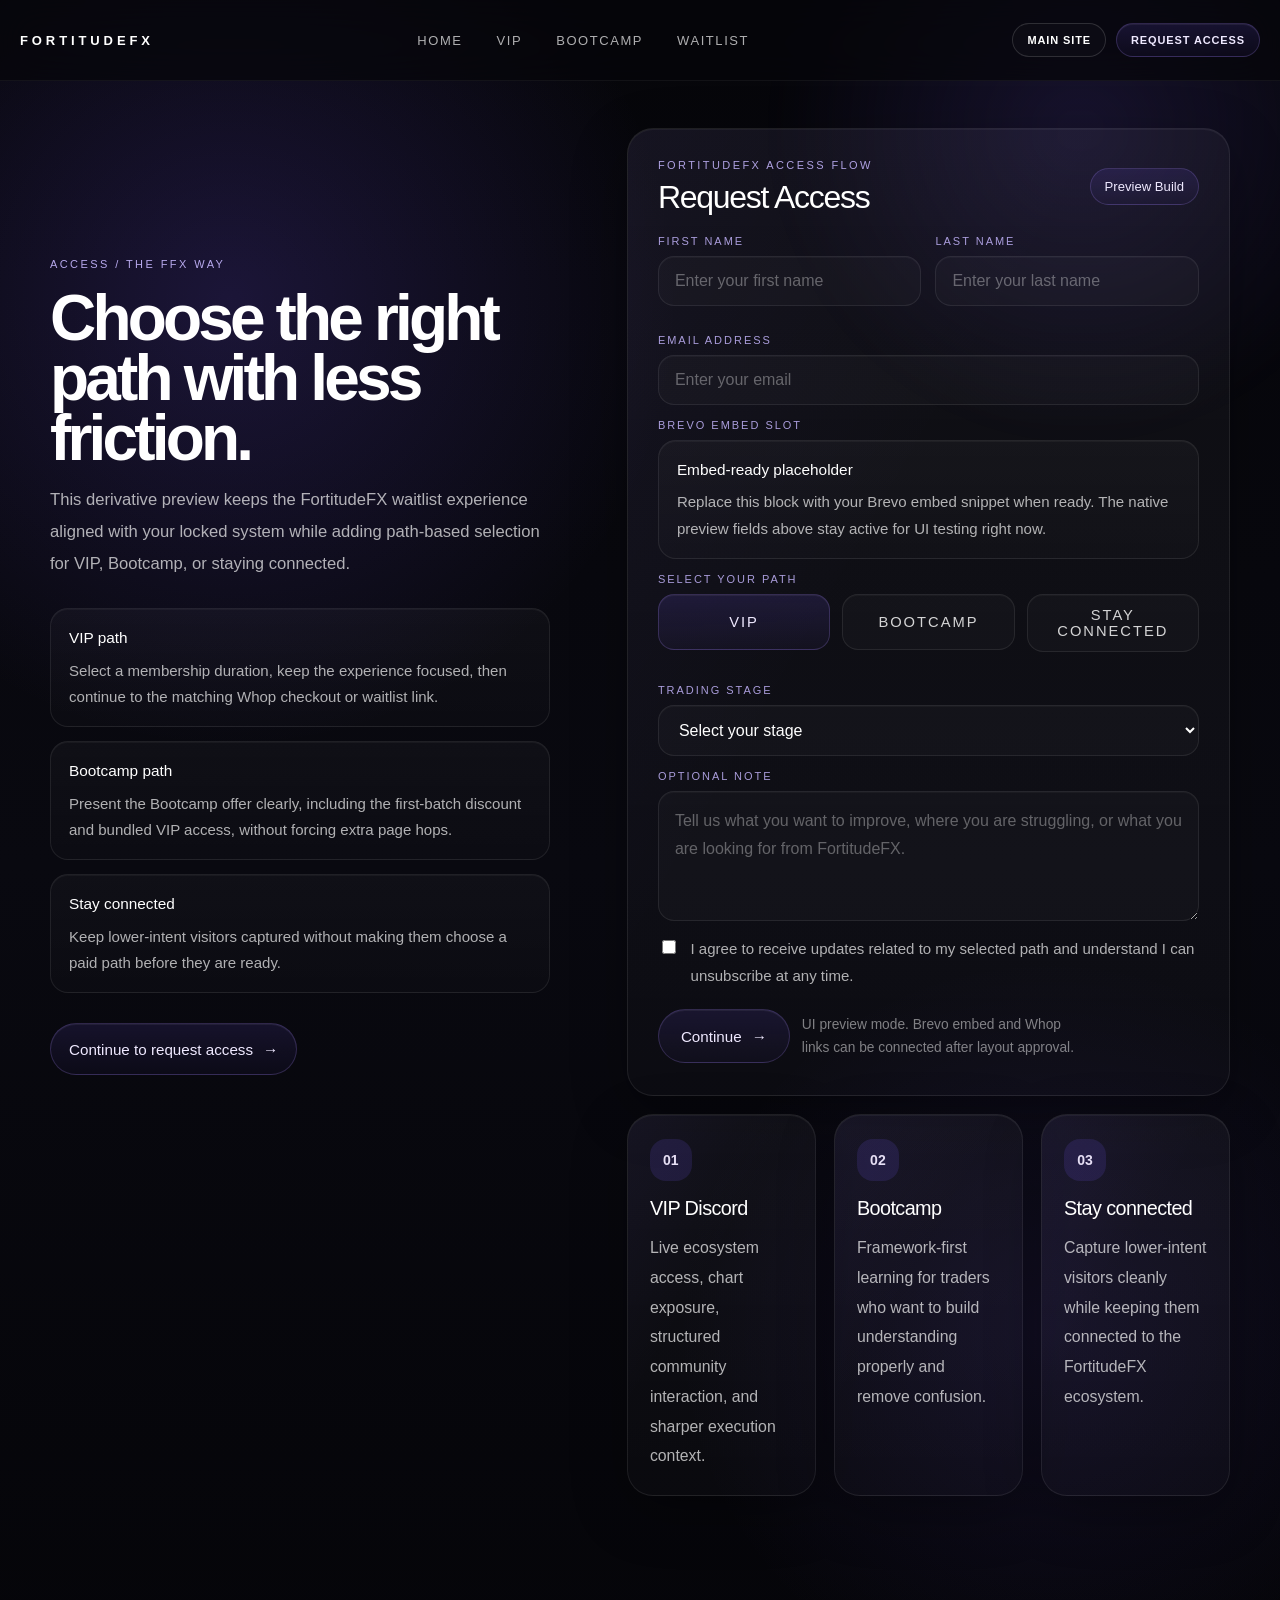
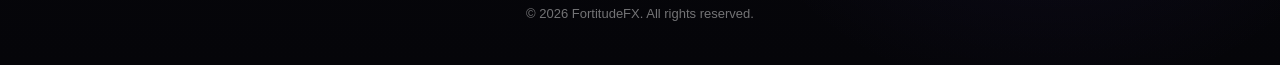
<file: waitlist-brevo-whop-ui-preview.html>
<!DOCTYPE html>
<html lang="en">
<head>
  <meta charset="UTF-8">
  <meta name="viewport" content="width=device-width, initial-scale=1.0">
  <title>FortitudeFX | Access Request Preview</title>
  <meta name="theme-color" content="#06060a">
  <link rel="stylesheet" href="styles-final-clean.css">
</head>
<body class="page-waitlist">

  <nav class="nav">
    <div class="nav-wrap">
      <div class="nav-brand">
        <a href="waitlist-brevo-whop-ui-preview.html#top">FORTITUDEFX</a>
      </div>

      <div class="nav-center">
        <a href="index_final_corrected_v1.html">Home</a>
        <a href="vipdiscord-final.html">VIP</a>
        <a href="bootcamp-final.html">Bootcamp</a>
        <a href="waitlist-brevo-whop-ui-preview.html#form">Waitlist</a>
      </div>

      <div class="nav-cta">
        <a class="nav-btn nav-btn-secondary" href="index_final_corrected_v1.html">Main Site</a>
        <a class="nav-btn nav-btn-primary" href="waitlist-brevo-whop-ui-preview.html#form">Request Access</a>
      </div>
    </div>
  </nav>

  <section class="page" id="top">
    <div class="page-glow"></div>

    <div class="page-wrap">
      <div class="page-left" id="why">
        <span class="kicker">ACCESS / THE FFX WAY</span>
        <h1>Choose the right path with less friction.</h1>
        <p class="hero-copy">
          This derivative preview keeps the FortitudeFX waitlist experience aligned with your locked system while adding path-based selection for VIP, Bootcamp, or staying connected.
        </p>

        <div class="benefit-list left-meta">
          <div class="benefit-item left-meta-item">
            <strong>VIP path</strong>
            <span>Select a membership duration, keep the experience focused, then continue to the matching Whop checkout or waitlist link.</span>
          </div>

          <div class="benefit-item left-meta-item">
            <strong>Bootcamp path</strong>
            <span>Present the Bootcamp offer clearly, including the first-batch discount and bundled VIP access, without forcing extra page hops.</span>
          </div>

          <div class="benefit-item left-meta-item">
            <strong>Stay connected</strong>
            <span>Keep lower-intent visitors captured without making them choose a paid path before they are ready.</span>
          </div>
        </div>

        <a href="waitlist-brevo-whop-ui-preview.html#form" class="btn btn-primary left-cta">
          Continue to request access
          <span aria-hidden="true">→</span>
        </a>
      </div>

      <div class="page-right">
        <div class="form-shell" id="form">
          <div class="form-head">
            <div class="form-brand">
              <small>FortitudeFX Access Flow</small>
              <strong>Request Access</strong>
            </div>
            <div class="form-badge">Preview Build</div>
          </div>

          <form id="waitlistForm" novalidate>
            <div class="field-grid">
              <div class="field">
                <label for="first-name">First name</label>
                <input class="input" id="first-name" name="first_name" type="text" placeholder="Enter your first name" required>
              </div>

              <div class="field">
                <label for="last-name">Last name</label>
                <input class="input" id="last-name" name="last_name" type="text" placeholder="Enter your last name" required>
              </div>
            </div>

            <div class="field">
              <label for="email">Email address</label>
              <input class="input" id="email" name="email" type="email" placeholder="Enter your email" required>
            </div>

            <div class="field">
              <label>Brevo embed slot</label>
              <div class="benefit-item left-meta-item" id="brevo-embed-slot">
                <strong>Embed-ready placeholder</strong>
                <span>Replace this block with your Brevo embed snippet when ready. The native preview fields above stay active for UI testing right now.</span>
              </div>
            </div>

            <div class="field">
              <label>Select your path</label>
              <div class="choice-grid">
                <label class="choice">
                  <input type="radio" name="path" value="VIP" checked>
                  <span class="select-btn">VIP</span>
                </label>

                <label class="choice">
                  <input type="radio" name="path" value="Bootcamp">
                  <span class="select-btn">Bootcamp</span>
                </label>

                <label class="choice">
                  <input type="radio" name="path" value="Stay Connected">
                  <span class="select-btn">Stay Connected</span>
                </label>
              </div>
            </div>

            <div id="vipOptions" hidden>
              <div class="field">
                <label>Select VIP membership option</label>
                <div class="vipd-plans">
                  <input class="vipd-plan-input" type="radio" name="vip_plan" id="vip-plan-monthly" value="Monthly">
                  <label class="vipd-plan-card" for="vip-plan-monthly">
                    <div class="vipd-plan-select"></div>
                    <div class="vipd-plan-main">
                      <div class="vipd-plan-row-top">
                        <div class="vipd-plan-name">Monthly</div>
                      </div>
                      <div class="vipd-plan-price-line">
                        <div class="vipd-plan-price">$149.00</div>
                        <div class="vipd-plan-term">/ month</div>
                      </div>
                    </div>
                    <div class="vipd-plan-meta">
                      <strong>Flexible entry</strong>
                    </div>
                  </label>

                  <input class="vipd-plan-input" type="radio" name="vip_plan" id="vip-plan-quarterly" value="Quarterly">
                  <label class="vipd-plan-card" for="vip-plan-quarterly">
                    <div class="vipd-plan-select"></div>
                    <div class="vipd-plan-main">
                      <div class="vipd-plan-row-top">
                        <div class="vipd-plan-name">Quarterly</div>
                        <div class="vipd-plan-save">22% off</div>
                      </div>
                      <div class="vipd-plan-price-line">
                        <div class="vipd-plan-price">$349.00</div>
                        <div class="vipd-plan-term">/ 3 months</div>
                      </div>
                    </div>
                    <div class="vipd-plan-meta">
                      <strong>Lower monthly rate</strong>
                    </div>
                  </label>

                  <input class="vipd-plan-input" type="radio" name="vip_plan" id="vip-plan-6months" value="6 Months">
                  <label class="vipd-plan-card" for="vip-plan-6months">
                    <div class="vipd-plan-select"></div>
                    <div class="vipd-plan-main">
                      <div class="vipd-plan-row-top">
                        <div class="vipd-plan-name">6 Months</div>
                        <div class="vipd-plan-save">44% off</div>
                      </div>
                      <div class="vipd-plan-price-line">
                        <div class="vipd-plan-price">$499.00</div>
                        <div class="vipd-plan-term">/ 6 months</div>
                      </div>
                    </div>
                    <div class="vipd-plan-meta">
                      <strong>Commit deeper</strong>
                    </div>
                  </label>

                  <input class="vipd-plan-input" type="radio" name="vip_plan" id="vip-plan-annual" value="Annual">
                  <label class="vipd-plan-card" for="vip-plan-annual">
                    <div class="vipd-plan-select"></div>
                    <div class="vipd-plan-main">
                      <div class="vipd-plan-row-top">
                        <div class="vipd-plan-name">Annual</div>
                        <div class="vipd-plan-save">50% off</div>
                      </div>
                      <div class="vipd-plan-price-line">
                        <div class="vipd-plan-price">$899.00</div>
                        <div class="vipd-plan-term">/ year</div>
                      </div>
                    </div>
                    <div class="vipd-plan-meta">
                      <strong>Highest annual value</strong>
                    </div>
                  </label>

                  <input class="vipd-plan-input" type="radio" name="vip_plan" id="vip-plan-lifetime" value="Lifetime">
                  <label class="vipd-plan-card" for="vip-plan-lifetime">
                    <div class="vipd-plan-select"></div>
                    <div class="vipd-plan-main">
                      <div class="vipd-plan-row-top">
                        <div class="vipd-plan-name">Lifetime</div>
                      </div>
                      <div class="vipd-plan-price-line">
                        <div class="vipd-plan-price">$2,249.00</div>
                        <div class="vipd-plan-term">one-time purchase</div>
                      </div>
                    </div>
                    <div class="vipd-plan-meta">
                      <strong>Permanent access</strong>
                    </div>
                  </label>
                </div>
              </div>
            </div>

            <div id="bootcampOptions" hidden>
              <article class="glass-card">
                <div class="tiny">First Batch Launch Offer</div>
                <h3>Catch The Wick Bootcamp</h3>
                <div class="price-row">
                  <strong>$980</strong>
                  <span>$1499</span>
                </div>
                <ul class="pricing-list">
                  <li>5-week structured Bootcamp</li>
                  <li>50% discounted first-batch positioning shown clearly at the point of selection</li>
                  <li>3 months VIP Discord included free</li>
                  <li>Built for traders who want proper structure, not scattered fragments</li>
                </ul>
                <p class="pricing-note">Selecting Bootcamp will prepare the flow for the Bootcamp Whop link once you add it.</p>
              </article>
            </div>

            <div class="field">
              <label for="trading-stage">Trading stage</label>
              <select class="input" id="trading-stage" name="trading_stage" required>
                <option value="" selected disabled>Select your stage</option>
                <option value="beginner">Beginner</option>
                <option value="intermediate">Intermediate</option>
                <option value="advanced">Advanced</option>
              </select>
            </div>

            <div class="field">
              <label for="message">Optional note</label>
              <textarea class="textarea" id="message" name="message" placeholder="Tell us what you want to improve, where you are struggling, or what you are looking for from FortitudeFX."></textarea>
            </div>

            <label class="consent">
              <input type="checkbox" id="consent" required>
              <span>I agree to receive updates related to my selected path and understand I can unsubscribe at any time.</span>
            </label>

            <div class="submit-row">
              <button type="submit" class="submit-btn" id="submitBtn">
                Continue
                <span aria-hidden="true">→</span>
              </button>

              <div class="sub-note" id="subNote">
                UI preview mode. Brevo embed and Whop links can be connected after layout approval.
              </div>
            </div>
          </form>
        </div>

        <div class="thankyou-shell" id="thankyou">
          <span class="thankyou-kicker">WELCOME TO FORTITUDEFX</span>
          <h2 id="thankyouHeading">You’re in. A cleaner trading path starts here.</h2>
          <p id="thankyouCopy">
            Thank you for joining the FortitudeFX access flow preview. Your chosen path has been captured so the next step can stay aligned and intentional.
          </p>

          <div class="vip-grid vip-grid-3 thankyou-grid">
            <article class="vip-card thankyou-item">
              <h3>Selected path</h3>
              <p id="summaryPath">VIP</p>
            </article>

            <article class="vip-card thankyou-item">
              <h3>Selected option</h3>
              <p id="summaryOption">Monthly</p>
            </article>

            <article class="vip-card thankyou-item">
              <h3>Next action</h3>
              <p id="summaryNext">Whop links are blank for now, so this preview stops here after submission.</p>
            </article>
          </div>
        </div>

        <div class="vip-grid vip-grid-3">
          <article class="vip-card">
            <div class="vip-number">01</div>
            <h3>VIP Discord</h3>
            <p>Live ecosystem access, chart exposure, structured community interaction, and sharper execution context.</p>
          </article>

          <article class="vip-card">
            <div class="vip-number">02</div>
            <h3>Bootcamp</h3>
            <p>Framework-first learning for traders who want to build understanding properly and remove confusion.</p>
          </article>

          <article class="vip-card" id="contact">
            <div class="vip-number">03</div>
            <h3>Stay connected</h3>
            <p>Capture lower-intent visitors cleanly while keeping them connected to the FortitudeFX ecosystem.</p>
          </article>
        </div>
      </div>
    </div>
  </section>

  <footer>
    © 2026 FortitudeFX. All rights reserved.
  </footer>

  <script src="waitlist-brevo-whop-ui-preview.js"></script>
</body>
</html>
</file>
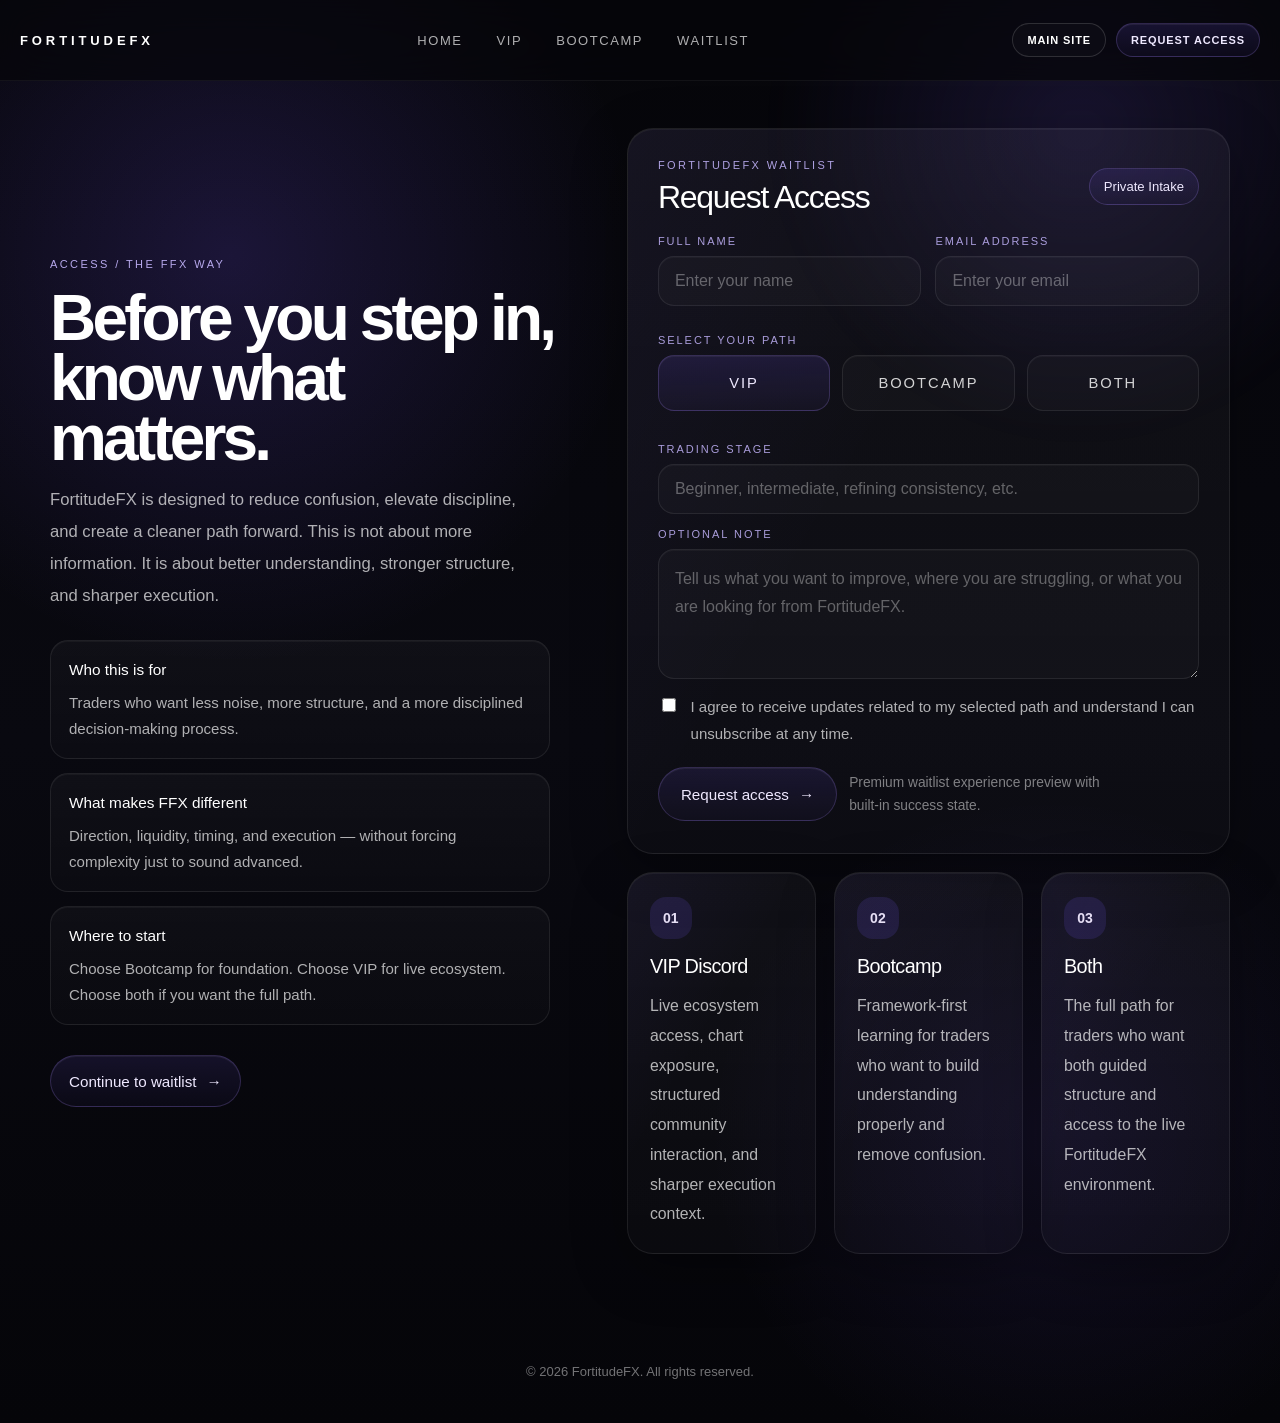
<file: waitlist-final.html>
<!DOCTYPE html>
<html lang="en"><head><meta http-equiv="Content-Type" content="text/html; charset=UTF-8">
  
  <meta name="viewport" content="width=device-width, initial-scale=1.0">
  <title>FortitudeFX | Waitlist V4</title>
  <meta name="theme-color" content="#06060a">
  <link rel="stylesheet" href="styles-final-clean.css">
</head>
<body class="page-waitlist">

  <nav class="nav">
    <div class="nav-wrap">
      <div class="nav-brand">
        <a href="waitlist.html#top">FORTITUDEFX</a>
      </div>

      <div class="nav-center">
        <a href="index.html">Home</a>
        <a href="vipdiscord.html">VIP</a>
        <a href="bootcamp.html">Bootcamp</a>
        <a href="waitlist.html#form">Waitlist</a>
      </div>

      <div class="nav-cta">
        <a class="nav-btn nav-btn-secondary" href="index.html">Main Site</a>
        <a class="nav-btn nav-btn-primary" href="waitlist.html#form">Request Access</a>
      </div>
    </div>
  </nav>

  <section class="page" id="top">
    <div class="page-glow"></div>

    <div class="page-wrap">
      <div class="page-left" id="why">
        <span class="kicker">ACCESS / THE FFX WAY</span>
        <h1>Before you step in, know what matters.</h1>
        <p class="hero-copy">
          FortitudeFX is designed to reduce confusion, elevate discipline, and create a cleaner path forward. This is not about more information. It is about better understanding, stronger structure, and sharper execution.
        </p>

        <div class="benefit-list left-meta">
          <div class="benefit-item left-meta-item">
            <strong>Who this is for</strong>
            <span>Traders who want less noise, more structure, and a more disciplined decision-making process.</span>
          </div>

          <div class="benefit-item left-meta-item">
            <strong>What makes FFX different</strong>
            <span>Direction, liquidity, timing, and execution — without forcing complexity just to sound advanced.</span>
          </div>

          <div class="benefit-item left-meta-item">
            <strong>Where to start</strong>
            <span>Choose Bootcamp for foundation. Choose VIP for live ecosystem. Choose both if you want the full path.</span>
          </div>
        </div>

        <a href="waitlist.html#form" class="btn btn-primary left-cta">
          Continue to waitlist
          <span aria-hidden="true">→</span>
        </a>
      </div>

      <div class="page-right">
        <div class="form-shell" id="form">
          <div class="form-head">
            <div class="form-brand">
              <small>FortitudeFX Waitlist</small>
              <strong>Request Access</strong>
            </div>
            <div class="form-badge">Private Intake</div>
          </div>

          <form id="waitlistForm">
            <div class="field-grid">
              <div class="field">
                <label for="name">Full name</label>
                <input class="input" id="name" type="text" placeholder="Enter your name" required="">
              </div>

              <div class="field">
                <label for="email">Email address</label>
                <input class="input" id="email" type="email" placeholder="Enter your email" required="">
              </div>
            </div>

            <div class="field">
              <label>Select your path</label>
              <div class="choice-grid">
                <label class="choice">
                  <input type="radio" name="path" value="VIP" checked="">
                  <span class="select-btn">VIP</span>
                </label>

                <label class="choice">
                  <input type="radio" name="path" value="Bootcamp">
                  <span class="select-btn">Bootcamp</span>
                </label>

                <label class="choice">
                  <input type="radio" name="path" value="Both">
                  <span class="select-btn">Both</span>
                </label>
              </div>
            </div>

            <div class="field">
              <label for="experience">Trading stage</label>
              <input class="input" id="experience" type="text" placeholder="Beginner, intermediate, refining consistency, etc.">
            </div>

            <div class="field">
              <label for="message">Optional note</label>
              <textarea class="textarea" id="message" placeholder="Tell us what you want to improve, where you are struggling, or what you are looking for from FortitudeFX."></textarea>
            </div>

            <label class="consent">
              <input type="checkbox" required="">
              <span>I agree to receive updates related to my selected path and understand I can unsubscribe at any time.</span>
            </label>

            <div class="submit-row">
              <button type="submit" class="submit-btn">
                Request access
                <span aria-hidden="true">→</span>
              </button>

              <div class="sub-note">
                Premium waitlist experience preview with built-in success state.
              </div>
            </div>
          </form>
        </div>

        <div class="thankyou-shell" id="thankyou">
          <span class="thankyou-kicker">WELCOME TO FORTITUDEFX</span>
          <h2>You’re in. A cleaner trading path starts here.</h2>
          <p>
            Thank you for joining the FortitudeFX waitlist. You have taken the first step into a more structured, disciplined, and intentional environment built around clarity, timing, and execution. We appreciate your trust and will reach out with the next relevant step based on the path you selected.
          </p>

          <div class="vip-grid vip-grid-3 thankyou-grid" id="next">
            <article class="vip-card thankyou-item">
              <h3>Interest captured</h3>
              <p>Your selected path has been recorded so the follow-up stays precise and relevant.</p>
            </article>

            <article class="vip-card thankyou-item">
              <h3>What happens next</h3>
              <p>You will hear from us when the next intake, access window, or offer phase becomes available.</p>
            </article>

            <article class="vip-card thankyou-item">
              <h3>The bigger mission</h3>
              <p>This is not just registration. It is the beginning of a stronger framework for your trading journey.</p>
            </article>
          </div>
        </div>

        
        <div class="vip-grid vip-grid-3">
          <article class="vip-card">
            <div class="vip-number">01</div>
            <h3>VIP Discord</h3>
            <p>Live ecosystem access, chart exposure, structured community interaction, and sharper execution context.</p>
          </article>

          <article class="vip-card">
            <div class="vip-number">02</div>
            <h3>Bootcamp</h3>
            <p>Framework-first learning for traders who want to build understanding properly and remove confusion.</p>
          </article>

          <article class="vip-card" id="contact">
            <div class="vip-number">03</div>
            <h3>Both</h3>
            <p>The full path for traders who want both guided structure and access to the live FortitudeFX environment.</p>
          </article>
        </div>
      </div>
    </div>
  </section>

  <footer>
    © 2026 FortitudeFX. All rights reserved.
  </footer>

  <script>
    const form = document.getElementById('waitlistForm');
    const formShell = document.getElementById('form');
    const thankyouShell = document.getElementById('thankyou');

    form.addEventListener('submit', function (e) {
      e.preventDefault();
      formShell.style.display = 'none';
      thankyouShell.classList.add('show');
      thankyouShell.scrollIntoView({ behavior: 'smooth', block: 'start' });
    });
  </script>


</body></html>
</file>
<file: styles-unified.css>
:root {
  --bg-1: #06060a;
  --bg-2: #090910;
  --bg-3: #050509;
  --text: #ffffff;
  --muted: rgba(255,255,255,0.68);
  --muted-2: rgba(255,255,255,0.58);
  --border: rgba(255,255,255,0.08);
  --border-soft: rgba(255,255,255,0.05);

  --panel: rgba(255,255,255,0.04);
  --panel-2: rgba(255,255,255,0.018);

  --accent: #7a5cff;
  --accent-soft: rgba(122, 92, 255, 0.12);
  --accent-soft-2: rgba(122, 92, 255, 0.08);
  --accent-line: rgba(167, 139, 250, 0.22);
  --accent-line-strong: rgba(167, 139, 250, 0.38);
  --accent-text: rgba(196, 181, 253, 0.92);

  --shadow: 0 16px 55px rgba(0,0,0,0.32);
  --shadow-lg: 0 20px 70px rgba(0,0,0,0.38);

  --radius-xl: 32px;
  --radius-lg: 26px;
  --radius-md: 22px;
  --max: 1180px;
}

* { box-sizing: border-box; }
html { scroll-behavior: smooth; }

body {
  margin: 0;
  font-family: Arial, Helvetica, sans-serif;
  color: var(--text);
  background:
    radial-gradient(circle at 18% 18%, rgba(120, 86, 255, 0.18), transparent 26%),
    radial-gradient(circle at 82% 80%, rgba(120, 86, 255, 0.1), transparent 22%),
    linear-gradient(180deg, #06060a 0%, #090910 52%, #050509 100%);
  overflow-x: hidden;
}

body::before {
  content: "";
  position: fixed;
  inset: 0;
  background:
    linear-gradient(to right, rgba(255,255,255,0.03) 1px, transparent 1px),
    linear-gradient(to bottom, rgba(255,255,255,0.02) 1px, transparent 1px);
  background-size: 110px 110px;
  mask-image: radial-gradient(circle at center, rgba(0,0,0,0.75), transparent 82%);
  opacity: 0.16;
  pointer-events: none;
}

a { color: inherit; text-decoration: none; }

.nav {
  position: fixed;
  top: 0;
  width: 100%;
  z-index: 1000;
  background: rgba(6, 6, 10, 0.72);
  backdrop-filter: blur(18px);
  border-bottom: 1px solid rgba(255,255,255,0.05);
}

.nav-wrap {
  max-width: 1240px;
  margin: 0 auto;
  width: calc(100% - 40px);
  display: grid;
  grid-template-columns: auto 1fr auto;
  align-items: center;
  height: 80px;
  gap: 18px;
}

.nav-brand a {
  font-size: 13px;
  letter-spacing: 0.3em;
  text-transform: uppercase;
  font-weight: 700;
}

.nav-center {
  display: flex;
  justify-content: center;
  gap: 34px;
}

.nav-center a {
  font-size: 13px;
  letter-spacing: 0.12em;
  text-transform: uppercase;
  color: rgba(255,255,255,0.68);
  position: relative;
}

.nav-center a::after {
  content: "";
  position: absolute;
  bottom: -6px;
  left: 0;
  width: 100%;
  height: 1px;
  background: rgba(255,255,255,0.9);
  transform: scaleX(0);
  transition: 0.24s;
}

.nav-center a:hover::after { transform: scaleX(1); }
.nav-center a:hover { color: white; }

.nav-cta {
  display: flex;
  gap: 10px;
}

.nav-btn {
  display: inline-flex;
  align-items: center;
  justify-content: center;
  padding: 10px 14px;
  border-radius: 999px;
  font-size: 11px;
  letter-spacing: 0.08em;
  text-transform: uppercase;
  font-weight: 700;
}

.nav-btn-primary {
  border: 1px solid var(--accent-line);
  background: linear-gradient(180deg, rgba(122, 92, 255, 0.14), rgba(122, 92, 255, 0.05));
  color: #efe9ff;
  box-shadow: inset 0 1px 0 rgba(255,255,255,0.06);
}

.nav-btn-secondary {
  border: 1px solid rgba(255,255,255,0.14);
  background: rgba(255,255,255,0.02);
  color: white;
}

.kicker {
  display: inline-block;
  margin-bottom: 18px;
  font-size: 11px;
  letter-spacing: 0.22em;
  text-transform: uppercase;
  color: var(--accent-text);
}

.btn {
  display: inline-flex;
  align-items: center;
  justify-content: center;
  gap: 10px;
  min-height: 52px;
  padding: 0 20px;
  border-radius: 999px;
  font-size: 0.95rem;
  transition: transform 0.28s ease, box-shadow 0.28s ease, border-color 0.28s ease;
  box-shadow: inset 0 1px 0 rgba(255,255,255,0.05);
}

.btn:hover { transform: translateY(-2px); }

.btn-primary {
  border: 1px solid var(--accent-line);
  background: linear-gradient(180deg, rgba(122, 92, 255, 0.12), rgba(122, 92, 255, 0.04));
  color: #efe9ff;
}

.btn-primary:hover {
  border-color: var(--accent-line-strong);
  box-shadow:
    0 12px 36px rgba(76, 41, 168, 0.24),
    inset 0 1px 0 rgba(255,255,255,0.08);
}

.btn-secondary {
  border: 1px solid rgba(255,255,255,0.12);
  background: rgba(255,255,255,0.03);
  color: white;
}

/* INDEX PAGE */

.section {
  position: relative;
  padding: 120px 24px;
  overflow: hidden;
}

.section-wrap {
  position: relative;
  z-index: 1;
  max-width: var(--max);
  margin: 0 auto;
}

.section-break {
  position: relative;
  height: 72px;
  width: 100%;
  overflow: hidden;
  pointer-events: none;
}

.section-break::before {
  content: "";
  position: absolute;
  left: 50%;
  top: 50%;
  width: min(1120px, calc(100% - 48px));
  height: 1px;
  transform: translate(-50%, -50%);
  background: linear-gradient(
    90deg,
    rgba(255,255,255,0) 0%,
    rgba(255,255,255,0.05) 18%,
    rgba(167, 139, 250, 0.22) 50%,
    rgba(255,255,255,0.05) 82%,
    rgba(255,255,255,0) 100%
  );
}

.section-break::after {
  content: "";
  position: absolute;
  left: 50%;
  top: 50%;
  width: 220px;
  height: 56px;
  transform: translate(-50%, -50%);
  background: radial-gradient(circle, rgba(122, 92, 255, 0.16) 0%, rgba(122, 92, 255, 0.06) 38%, rgba(122, 92, 255, 0) 72%);
  filter: blur(12px);
  opacity: 0.9;
}

.hero {
  padding-top: 148px;
  padding-bottom: 110px;
}

.hero-glow {
  position: absolute;
  width: 620px;
  height: 620px;
  border-radius: 50%;
  background: radial-gradient(circle, rgba(122, 92, 255, 0.15), transparent 64%);
  top: -180px;
  right: -120px;
  filter: blur(16px);
  pointer-events: none;
}

.hero-grid {
  display: grid;
  grid-template-columns: 1fr 0.95fr;
  gap: 42px;
  align-items: center;
}

h1 {
  margin: 0 0 16px;
  font-size: clamp(3rem, 7vw, 6rem);
  line-height: 0.92;
  letter-spacing: -0.06em;
  font-weight: 600;
  max-width: 760px;
}

.gradient {
  background: linear-gradient(90deg, #ffffff 0%, #ece4ff 55%, #9f86ff 100%);
  -webkit-background-clip: text;
  background-clip: text;
  color: transparent;
  display: inline-block;
}

.hero-copy {
  margin: 0;
  max-width: 580px;
  font-size: 1.05rem;
  line-height: 1.9;
  color: var(--muted);
}

.hero-actions {
  display: flex;
  flex-wrap: wrap;
  gap: 14px;
  margin-top: 30px;
}

.hero-tags {
  display: flex;
  flex-wrap: wrap;
  gap: 12px;
  margin-top: 26px;
}

.hero-tags span {
  display: inline-flex;
  align-items: center;
  padding: 10px 14px;
  border-radius: 999px;
  border: 1px solid rgba(255,255,255,0.08);
  background: rgba(255,255,255,0.025);
  color: rgba(255,255,255,0.64);
  font-size: 0.88rem;
}

.hero-panel,
.glass-card,
.faq-card,
.vip-card,
.week-card,
.cta-shell {
  position: relative;
  border: 1px solid rgba(255,255,255,0.08);
  background: linear-gradient(180deg, rgba(255,255,255,0.04), rgba(255,255,255,0.018));
  box-shadow:
    0 16px 55px rgba(0,0,0,0.32),
    inset 0 1px 0 rgba(255,255,255,0.05);
  overflow: hidden;
}

.hero-panel::after,
.glass-card::after,
.faq-card::after,
.vip-card::after,
.week-card::after,
.cta-shell::after {
  content: "";
  position: absolute;
  inset: 0;
  background: linear-gradient(120deg, rgba(122, 92, 255, 0.08), transparent 42%, transparent 100%);
  opacity: 0.7;
  pointer-events: none;
}

.hero-panel {
  border-radius: 30px;
  padding: 30px;
}

.panel-top {
  position: relative;
  z-index: 1;
  display: flex;
  align-items: center;
  justify-content: space-between;
  gap: 18px;
  margin-bottom: 20px;
}

.panel-brand small {
  display: block;
  font-size: 11px;
  letter-spacing: 0.24em;
  text-transform: uppercase;
  color: rgba(196, 181, 253, 0.82);
  margin-bottom: 10px;
}

.panel-brand strong {
  font-size: 2rem;
  line-height: 1;
  letter-spacing: -0.04em;
  font-weight: 500;
}

.panel-badge {
  display: inline-flex;
  align-items: center;
  padding: 10px 14px;
  border-radius: 999px;
  border: 1px solid var(--accent-line);
  background: linear-gradient(180deg, rgba(122, 92, 255, 0.12), rgba(122, 92, 255, 0.04));
  color: #efe9ff;
  font-size: 0.82rem;
}

.benefit-list {
  position: relative;
  z-index: 1;
  display: grid;
  gap: 12px;
}

.benefit-item {
  border: 1px solid rgba(255,255,255,0.08);
  background: rgba(255,255,255,0.022);
  border-radius: 18px;
  padding: 16px 18px;
  color: rgba(255,255,255,0.82);
  font-size: 0.98rem;
  line-height: 1.65;
}

.mini-grid {
  position: relative;
  z-index: 1;
  display: grid;
  grid-template-columns: repeat(3, 1fr);
  gap: 12px;
  margin-top: 20px;
}

.mini-card {
  border: 1px solid rgba(255,255,255,0.08);
  background: rgba(122,92,255,0.08);
  border-radius: 16px;
  padding: 16px 10px;
  text-align: center;
  font-size: 0.82rem;
  font-weight: 600;
  color: rgba(255,255,255,0.92);
}

.section-head {
  display: flex;
  align-items: end;
  justify-content: space-between;
  gap: 24px;
  margin-bottom: 34px;
}

.section-head h2 {
  margin: 0 0 16px;
  font-size: clamp(2.2rem, 4vw, 4rem);
  line-height: 0.98;
  letter-spacing: -0.05em;
  font-weight: 600;
  color: white;
  max-width: 620px;
}

.section-head p {
  margin: 0;
  max-width: 560px;
  font-size: 1rem;
  line-height: 1.9;
  color: var(--muted);
}

.two-grid {
  display: grid;
  grid-template-columns: repeat(2, 1fr);
  gap: 18px;
}

.glass-card {
  border-radius: 26px;
  padding: 30px;
}

.glass-card .tiny {
  position: relative;
  z-index: 1;
  font-size: 0.78rem;
  letter-spacing: 0.22em;
  text-transform: uppercase;
  color: rgba(196,181,253,0.82);
  margin-bottom: 14px;
}

.glass-card h3 {
  position: relative;
  z-index: 1;
  margin: 0 0 18px;
  font-size: 2rem;
  line-height: 1;
  letter-spacing: -0.04em;
  font-weight: 500;
}

.glass-card ul {
  position: relative;
  z-index: 1;
  margin: 0;
  padding-left: 22px;
  display: grid;
  gap: 14px;
  color: var(--muted);
  font-size: 1rem;
  line-height: 1.72;
}

.glass-card li::marker {
  color: var(--accent);
}

.split-section {
  display: grid;
  grid-template-columns: 0.95fr 1.1fr;
  gap: 56px;
  align-items: start;
}

.sticky-left {
  position: sticky;
  top: 120px;
  padding-top: 6px;
}

.sticky-left h2 {
  margin: 0 0 16px;
  font-size: clamp(2.2rem, 4vw, 4rem);
  line-height: 0.98;
  letter-spacing: -0.05em;
  font-weight: 600;
  color: white;
  max-width: 620px;
}

.sticky-left p {
  margin: 0;
  max-width: 470px;
  font-size: 1.03rem;
  line-height: 1.9;
  color: var(--muted);
}

.faq-cards,
.vip-grid,
.bootcamp-grid {
  display: grid;
  gap: 18px;
}

.faq-card {
  border-radius: 26px;
  padding: 30px 30px 30px 26px;
  display: grid;
  grid-template-columns: 88px 1fr;
  gap: 22px;
  transition: transform 0.32s ease, border-color 0.32s ease, background 0.32s ease;
}

.faq-card:hover,
.vip-card:hover,
.week-card:hover {
  transform: translateY(-4px);
  border-color: rgba(167, 139, 250, 0.2);
  background: linear-gradient(180deg, rgba(255,255,255,0.05), rgba(255,255,255,0.022));
}

.faq-num {
  position: relative;
  z-index: 1;
  font-size: 0.92rem;
  color: rgba(196, 181, 253, 0.88);
  letter-spacing: 0.16em;
  padding-top: 4px;
}

.faq-card h3,
.vip-card h3,
.week-card h3 {
  position: relative;
  z-index: 1;
  margin: 0 0 12px;
  font-size: 1.24rem;
  line-height: 1.2;
  letter-spacing: -0.03em;
  color: #ffffff;
  font-weight: 500;
}

.faq-card p,
.vip-card p,
.week-card p {
  position: relative;
  z-index: 1;
  margin: 0;
  font-size: 0.99rem;
  line-height: 1.88;
  color: rgba(255,255,255,0.69);
}

.vip-grid {
  grid-template-columns: repeat(4, 1fr);
}

.vip-card {
  border-radius: 26px;
  padding: 24px 22px;
  transition: transform 0.32s ease, border-color 0.32s ease, background 0.32s ease;
}

.vip-number {
  position: relative;
  z-index: 1;
  width: 42px;
  height: 42px;
  border-radius: 16px;
  display: flex;
  align-items: center;
  justify-content: center;
  background: rgba(122,92,255,0.14);
  color: rgba(241, 234, 255, 0.95);
  font-weight: 800;
  font-size: 14px;
  margin-bottom: 16px;
}

.bootcamp-grid {
  grid-template-columns: repeat(3, 1fr);
}

.week-card {
  border-radius: 26px;
  padding: 28px;
  transition: transform 0.32s ease, border-color 0.32s ease, background 0.32s ease;
}

.week {
  position: relative;
  z-index: 1;
  font-size: 0.82rem;
  letter-spacing: 0.22em;
  text-transform: uppercase;
  color: rgba(196,181,253,0.82);
  margin-bottom: 12px;
}

.week-list {
  position: relative;
  z-index: 1;
  display: grid;
  gap: 10px;
  margin-top: 18px;
}

.week-list div {
  border: 1px solid rgba(255,255,255,0.08);
  background: rgba(255,255,255,0.022);
  border-radius: 14px;
  padding: 12px 14px;
  color: rgba(255,255,255,0.78);
  font-size: 0.92rem;
}

.cta-shell {
  border-radius: 30px;
  padding: 34px;
  background:
    radial-gradient(circle at top, rgba(122, 92, 255, 0.14), transparent 45%),
    linear-gradient(135deg, rgba(255,255,255,0.06), rgba(255,255,255,0.03));
  box-shadow: 0 20px 70px rgba(0,0,0,0.34), inset 0 1px 0 rgba(255,255,255,0.05);
}

.cta-grid {
  position: relative;
  z-index: 1;
  display: grid;
  grid-template-columns: 1.2fr 0.8fr;
  gap: 30px;
  align-items: end;
}

.cta-grid h2 {
  margin: 0 0 16px;
  font-size: clamp(2.1rem, 5vw, 3.8rem);
  line-height: 0.98;
  letter-spacing: -0.05em;
  font-weight: 600;
}

.cta-grid p {
  margin: 0;
  max-width: 700px;
  color: var(--muted);
  line-height: 1.9;
  font-size: 1rem;
}

.cta-actions {
  display: flex;
  flex-direction: column;
  align-items: flex-end;
  gap: 14px;
}

footer {
  padding: 20px 24px 44px;
  color: rgba(255,255,255,0.44);
  font-size: 13px;
  text-align: center;
}

/* WAITLIST PAGE */

.page {
  position: relative;
  padding: 128px 24px 90px;
  overflow: hidden;
}

.page-glow {
  position: absolute;
  width: 680px;
  height: 680px;
  border-radius: 50%;
  background: radial-gradient(circle, rgba(122, 92, 255, 0.15), transparent 64%);
  top: -210px;
  right: -140px;
  filter: blur(16px);
  pointer-events: none;
}

.page-wrap {
  position: relative;
  z-index: 1;
  max-width: 1180px;
  margin: 0 auto;
  display: grid;
  grid-template-columns: 0.95fr 1.1fr;
  gap: 56px;
  align-items: start;
}

.page-left {
  position: sticky;
  top: 120px;
  padding-top: 6px;
}

.page-left h1 {
  margin: 0 0 16px;
  font-size: clamp(2.5rem, 5vw, 5rem);
  line-height: 0.94;
  letter-spacing: -0.06em;
  font-weight: 600;
  color: #ffffff;
  max-width: 560px;
}

.page-left p {
  margin: 0;
  max-width: 490px;
  font-size: 1.04rem;
  line-height: 1.92;
  color: var(--muted);
}

.left-meta {
  display: grid;
  gap: 14px;
  margin-top: 28px;
  max-width: 500px;
}

.left-meta-item {
  border: 1px solid rgba(255,255,255,0.08);
  background: linear-gradient(180deg, rgba(255,255,255,0.03), rgba(255,255,255,0.015));
  border-radius: 18px;
  padding: 16px 18px;
  box-shadow: inset 0 1px 0 rgba(255,255,255,0.04);
}

.left-meta-item strong {
  display: block;
  margin-bottom: 7px;
  font-size: 0.96rem;
  color: white;
  font-weight: 500;
}

.left-meta-item span {
  display: block;
  color: var(--muted);
  line-height: 1.75;
  font-size: 0.94rem;
}

.left-cta {
  display: inline-flex;
  align-items: center;
  gap: 10px;
  margin-top: 30px;
  padding: 14px 18px;
  border-radius: 999px;
  border: 1px solid var(--accent-line);
  background: linear-gradient(180deg, rgba(122, 92, 255, 0.12), rgba(122, 92, 255, 0.04));
  color: #efe9ff;
  font-size: 0.95rem;
  transition: transform 0.28s ease, box-shadow 0.28s ease, border-color 0.28s ease;
  box-shadow: inset 0 1px 0 rgba(255,255,255,0.06);
}

.left-cta:hover {
  transform: translateY(-2px);
  border-color: var(--accent-line-strong);
  box-shadow:
    0 12px 36px rgba(76, 41, 168, 0.24),
    inset 0 1px 0 rgba(255,255,255,0.08);
}

.page-right {
  display: grid;
  gap: 18px;
}

.form-shell,
.thankyou-shell,
.info-card {
  position: relative;
  border-radius: 26px;
  border: 1px solid rgba(255,255,255,0.08);
  background: linear-gradient(180deg, rgba(255,255,255,0.04), rgba(255,255,255,0.018));
  box-shadow:
    0 16px 55px rgba(0,0,0,0.32),
    inset 0 1px 0 rgba(255,255,255,0.05);
  overflow: hidden;
}

.form-shell::after,
.thankyou-shell::after,
.info-card::after {
  content: "";
  position: absolute;
  inset: 0;
  background: linear-gradient(120deg, rgba(122, 92, 255, 0.08), transparent 42%, transparent 100%);
  opacity: 0.7;
  pointer-events: none;
}

.form-shell {
  padding: 30px 30px 32px;
}

.form-head {
  position: relative;
  z-index: 1;
  display: flex;
  align-items: center;
  justify-content: space-between;
  gap: 18px;
  margin-bottom: 22px;
}

.form-brand small {
  display: block;
  font-size: 11px;
  letter-spacing: 0.22em;
  text-transform: uppercase;
  color: rgba(196, 181, 253, 0.88);
  margin-bottom: 10px;
}

.form-brand strong {
  display: block;
  font-size: 2rem;
  line-height: 1;
  letter-spacing: -0.04em;
  font-weight: 500;
  color: white;
}

.form-badge {
  display: inline-flex;
  align-items: center;
  padding: 10px 14px;
  border-radius: 999px;
  border: 1px solid var(--accent-line);
  background: linear-gradient(180deg, rgba(122, 92, 255, 0.12), rgba(122, 92, 255, 0.04));
  color: #efe9ff;
  font-size: 0.82rem;
}

.field-grid {
  position: relative;
  z-index: 1;
  display: grid;
  grid-template-columns: 1fr 1fr;
  gap: 14px;
  margin-bottom: 14px;
}

.field {
  position: relative;
  z-index: 1;
  display: grid;
  gap: 9px;
  margin-bottom: 14px;
}

.field label {
  font-size: 11px;
  letter-spacing: 0.18em;
  text-transform: uppercase;
  color: rgba(196, 181, 253, 0.85);
}

.input,
.textarea,
.select-btn {
  width: 100%;
  border: 1px solid rgba(255,255,255,0.08);
  background: rgba(255,255,255,0.022);
  border-radius: 16px;
  color: white;
  font: inherit;
  outline: none;
  transition: transform 0.24s ease, border-color 0.24s ease, box-shadow 0.24s ease, background 0.24s ease;
  box-shadow: inset 0 1px 0 rgba(255,255,255,0.03);
}

.input,
.textarea {
  padding: 15px 16px;
}

.input::placeholder,
.textarea::placeholder {
  color: rgba(255,255,255,0.34);
}

.input:focus,
.textarea:focus {
  transform: translateY(-1px);
  border-color: var(--accent-line);
  background: rgba(255,255,255,0.03);
  box-shadow: 0 0 0 1px rgba(122,92,255,0.15);
}

.textarea {
  min-height: 130px;
  resize: vertical;
  line-height: 1.75;
}

.choice-grid {
  position: relative;
  z-index: 1;
  display: grid;
  grid-template-columns: repeat(3, 1fr);
  gap: 12px;
  margin-bottom: 18px;
}

.choice {
  position: relative;
}

.choice input {
  position: absolute;
  inset: 0;
  opacity: 0;
  cursor: pointer;
}

.select-btn {
  display: flex;
  align-items: center;
  justify-content: center;
  min-height: 56px;
  padding: 12px 14px;
  text-align: center;
  font-size: 0.92rem;
  color: rgba(255,255,255,0.82);
}

.choice input:checked + .select-btn {
  border-color: var(--accent-line);
  background: linear-gradient(180deg, rgba(122, 92, 255, 0.14), rgba(122, 92, 255, 0.05));
  color: #efe9ff;
  box-shadow: inset 0 1px 0 rgba(255,255,255,0.05);
}

.consent {
  position: relative;
  z-index: 1;
  display: flex;
  gap: 12px;
  align-items: flex-start;
  margin-top: 6px;
  margin-bottom: 20px;
  color: var(--muted);
  font-size: 0.94rem;
  line-height: 1.8;
}

.consent input {
  width: 18px;
  height: 18px;
  margin-top: 3px;
  accent-color: #7a5cff;
}

.submit-row {
  position: relative;
  z-index: 1;
  display: flex;
  flex-wrap: wrap;
  gap: 12px;
  align-items: center;
}

.submit-btn {
  display: inline-flex;
  align-items: center;
  justify-content: center;
  gap: 10px;
  min-height: 54px;
  padding: 0 22px;
  border-radius: 999px;
  border: 1px solid var(--accent-line);
  background: linear-gradient(180deg, rgba(122, 92, 255, 0.12), rgba(122, 92, 255, 0.04));
  color: #efe9ff;
  font-size: 0.95rem;
  cursor: pointer;
  transition: transform 0.28s ease, box-shadow 0.28s ease, border-color 0.28s ease;
  box-shadow: inset 0 1px 0 rgba(255,255,255,0.06);
}

.submit-btn:hover {
  transform: translateY(-2px);
  border-color: var(--accent-line-strong);
  box-shadow:
    0 12px 36px rgba(76, 41, 168, 0.24),
    inset 0 1px 0 rgba(255,255,255,0.08);
}

.sub-note {
  position: relative;
  z-index: 1;
  color: rgba(255,255,255,0.48);
  font-size: 0.86rem;
  line-height: 1.7;
  max-width: 280px;
}

.info-grid {
  display: grid;
  grid-template-columns: repeat(3, 1fr);
  gap: 18px;
}

.info-card {
  padding: 22px;
}

.info-card .num {
  position: relative;
  z-index: 1;
  font-size: 0.9rem;
  color: rgba(196, 181, 253, 0.88);
  letter-spacing: 0.16em;
  margin-bottom: 14px;
}

.info-card h3 {
  position: relative;
  z-index: 1;
  margin: 0 0 10px;
  font-size: 1.08rem;
  line-height: 1.2;
  letter-spacing: -0.03em;
  font-weight: 500;
}

.info-card p {
  position: relative;
  z-index: 1;
  margin: 0;
  font-size: 0.95rem;
  line-height: 1.82;
  color: var(--muted);
}

.thankyou-shell {
  display: none;
  padding: 34px 30px 32px;
}

.thankyou-shell.show {
  display: block;
}

.thankyou-kicker {
  position: relative;
  z-index: 1;
  display: inline-block;
  margin-bottom: 18px;
  font-size: 11px;
  letter-spacing: 0.22em;
  text-transform: uppercase;
  color: var(--accent-text);
}

.thankyou-shell h2 {
  position: relative;
  z-index: 1;
  margin: 0 0 16px;
  font-size: clamp(2rem, 4vw, 3.2rem);
  line-height: 0.96;
  letter-spacing: -0.05em;
  font-weight: 600;
  max-width: 520px;
}

.thankyou-shell p {
  position: relative;
  z-index: 1;
  margin: 0;
  max-width: 620px;
  font-size: 1rem;
  line-height: 1.9;
  color: var(--muted);
}

.thankyou-grid {
  position: relative;
  z-index: 1;
  display: grid;
  grid-template-columns: repeat(3, 1fr);
  gap: 14px;
  margin-top: 24px;
}

.thankyou-item {
  border: 1px solid rgba(255,255,255,0.08);
  background: rgba(255,255,255,0.022);
  border-radius: 18px;
  padding: 16px 18px;
  box-shadow: inset 0 1px 0 rgba(255,255,255,0.03);
}

.thankyou-item strong {
  display: block;
  margin-bottom: 8px;
  font-size: 0.94rem;
  font-weight: 500;
  color: white;
}

.thankyou-item span {
  display: block;
  color: var(--muted);
  line-height: 1.75;
  font-size: 0.9rem;
}

@media (max-width: 1080px) {
  .hero-grid,
  .split-section,
  .section-head,
  .two-grid,
  .cta-grid,
  .page-wrap,
  .thankyou-grid,
  .info-grid {
    grid-template-columns: 1fr;
  }

  .sticky-left,
  .page-left {
    position: relative;
    top: auto;
  }

  .vip-grid,
  .bootcamp-grid {
    grid-template-columns: repeat(2, 1fr);
  }
}

@media (max-width: 820px) {
  .vip-grid,
  .bootcamp-grid,
  .field-grid,
  .choice-grid {
    grid-template-columns: 1fr;
  }

  .faq-card {
    grid-template-columns: 1fr;
    gap: 12px;
  }
}

@media (max-width: 768px) {
  .section {
    padding: 96px 18px;
  }

  .hero {
    padding-top: 148px;
  }

  .page {
    padding: 138px 18px 72px;
  }

  .nav-wrap {
    grid-template-columns: 1fr;
    height: auto;
    padding: 14px 0;
    gap: 14px;
  }

  .nav-center,
  .nav-cta,
  .hero-actions {
    justify-content: flex-start;
    flex-wrap: wrap;
  }

  .nav-center {
    gap: 14px;
  }

  .hero-panel,
  .glass-card,
  .faq-card,
  .vip-card,
  .week-card,
  .cta-shell,
  .form-shell,
  .thankyou-shell,
  .info-card {
    padding: 24px 20px;
    border-radius: 22px;
  }

  .mini-grid {
    grid-template-columns: 1fr;
  }
}

/* ========================================
   BOOTCAMP TEASER SECTION Ã¢â‚¬â€ v1 (LOCKED)
   ======================================== */

.bootcamp-teaser {
  position: relative;
  padding: 120px 0;
  overflow: hidden;
}

.bootcamp-teaser-glow {
  position: absolute;
  width: 520px;
  height: 520px;
  right: -140px;
  top: 50%;
  transform: translateY(-50%);
  background: radial-gradient(
    circle,
    rgba(122, 92, 255, 0.18) 0%,
    rgba(122, 92, 255, 0.06) 35%,
    rgba(122, 92, 255, 0) 72%
  );
  filter: blur(40px);
  pointer-events: none;
  z-index: 0;
}

.bootcamp-teaser-wrap {
  position: relative;
  z-index: 1;
  display: grid;
  grid-template-columns: 1.2fr 0.9fr;
  gap: 48px;
  align-items: center;
}

.bootcamp-teaser-kicker {
  display: inline-block;
  margin-bottom: 18px;
  font-size: 0.75rem;
  letter-spacing: 0.18em;
  text-transform: uppercase;
  color: rgba(255, 255, 255, 0.62);
}

.bootcamp-teaser h2 {
  margin: 0 0 20px;
  max-width: 760px;
  font-size: clamp(2rem, 4vw, 3.6rem);
  line-height: 1.05;
  letter-spacing: -0.03em;
  color: #ffffff;
}

.bootcamp-teaser-lead {
  max-width: 720px;
  margin: 0 0 18px;
  font-size: 1.04rem;
  line-height: 1.9;
  color: rgba(255, 255, 255, 0.78);
}

.bootcamp-teaser-copy {
  max-width: 680px;
  margin: 0 0 30px;
  font-size: 0.98rem;
  line-height: 1.85;
  color: rgba(255, 255, 255, 0.62);
}

.bootcamp-teaser-actions {
  display: flex;
  flex-wrap: wrap;
  gap: 14px;
  align-items: center;
}

.bootcamp-teaser-primary,
.bootcamp-teaser-secondary {
  display: inline-flex;
  align-items: center;
  gap: 10px;
  min-height: 50px;
  padding: 0 20px;
  border-radius: 999px;
  text-decoration: none;
  transition: all 0.28s ease;
  white-space: nowrap;
}

.bootcamp-teaser-primary {
  background: linear-gradient(
    135deg,
    rgba(122, 92, 255, 0.22),
    rgba(122, 92, 255, 0.12)
  );
  border: 1px solid rgba(122, 92, 255, 0.32);
  color: #ffffff;
  box-shadow:
    0 10px 30px rgba(0, 0, 0, 0.22),
    0 0 0 1px rgba(255, 255, 255, 0.02) inset;
}

.bootcamp-teaser-primary:hover {
  transform: translateY(-1px);
  border-color: rgba(122, 92, 255, 0.48);
  box-shadow:
    0 14px 40px rgba(0, 0, 0, 0.28),
    0 0 30px rgba(122, 92, 255, 0.12);
}

.bootcamp-teaser-secondary {
  background: rgba(255, 255, 255, 0.03);
  border: 1px solid rgba(255, 255, 255, 0.08);
  color: rgba(255, 255, 255, 0.84);
}

.bootcamp-teaser-secondary:hover {
  transform: translateY(-1px);
  border-color: rgba(255, 255, 255, 0.14);
  background: rgba(255, 255, 255, 0.045);
}

.bootcamp-teaser-card {
  position: relative;
  padding: 34px 32px;
  border-radius: 28px;
  background:
    linear-gradient(
      180deg,
      rgba(255, 255, 255, 0.055),
      rgba(255, 255, 255, 0.025)
    );
  border: 1px solid rgba(255, 255, 255, 0.09);
  box-shadow:
    0 18px 60px rgba(0, 0, 0, 0.34),
    inset 0 1px 0 rgba(255, 255, 255, 0.05);
  backdrop-filter: blur(18px);
}

.bootcamp-card-label {
  display: inline-block;
  margin-bottom: 16px;
  font-size: 0.72rem;
  letter-spacing: 0.16em;
  text-transform: uppercase;
  color: rgba(255, 255, 255, 0.52);
}

.bootcamp-card-points {
  list-style: none;
  margin: 0;
  padding: 0;
}

.bootcamp-card-points li {
  position: relative;
  padding: 0 0 0 18px;
  margin-bottom: 14px;
  color: rgba(255, 255, 255, 0.84);
  line-height: 1.7;
}

.bootcamp-card-points li::before {
  content: "";
  position: absolute;
  left: 0;
  top: 11px;
  width: 6px;
  height: 6px;
  border-radius: 999px;
  background: rgba(122, 92, 255, 0.9);
  box-shadow: 0 0 14px rgba(122, 92, 255, 0.45);
}

.bootcamp-card-divider {
  width: 100%;
  height: 1px;
  margin: 22px 0 18px;
  background: linear-gradient(
    90deg,
    rgba(255,255,255,0),
    rgba(255,255,255,0.12),
    rgba(255,255,255,0)
  );
}

.bootcamp-card-note {
  margin: 0;
  color: rgba(255, 255, 255, 0.68);
  line-height: 1.85;
}

@media (max-width: 980px) {
  .bootcamp-teaser {
    padding: 90px 0;
  }

  .bootcamp-teaser-wrap {
    grid-template-columns: 1fr;
    gap: 30px;
  }

  .bootcamp-teaser-card {
    padding: 28px 24px;
  }
}

@media (max-width: 640px) {
  .bootcamp-teaser {
    padding: 72px 0;
  }

  .bootcamp-teaser h2 {
    font-size: clamp(1.8rem, 9vw, 2.6rem);
  }

  .bootcamp-teaser-actions {
    flex-direction: column;
    align-items: stretch;
  }

  .bootcamp-teaser-primary,
  .bootcamp-teaser-secondary {
    justify-content: center;
  }
}

/* ========================================
   BOOTCAMP PAGE Ã¢â‚¬â€ v1 (PRODUCTION)
   Extends stylesv1.1 without altering
   shared homepage or waitlist structure
   ======================================== */

.lead {
  max-width: 760px;
  font-size: 1.08rem;
  line-height: 1.9;
  color: rgba(255, 255, 255, 0.82);
}

.muted {
  color: rgba(255, 255, 255, 0.62);
  line-height: 1.85;
}

.panel-top,
.metric-grid,
.timeline-grid,
.pricing-grid,
.faq-grid,
.final-grid {
  display: grid;
}

.panel-top {
  grid-template-columns: 1fr auto;
  align-items: center;
  gap: 16px;
  margin-bottom: 24px;
}

.panel-brand small,
.tiny {
  display: block;
  margin-bottom: 6px;
  font-size: 0.72rem;
  letter-spacing: 0.16em;
  text-transform: uppercase;
  color: rgba(255, 255, 255, 0.48);
}

.panel-brand strong {
  font-size: 1rem;
  letter-spacing: 0.1em;
  text-transform: uppercase;
}

.panel-badge,
.metric,
.bootcamp-chip {
  border: 1px solid rgba(255, 255, 255, 0.08);
  background: rgba(255, 255, 255, 0.03);
  border-radius: 18px;
}

.panel-badge {
  padding: 10px 14px;
  font-size: 0.82rem;
  color: rgba(255, 255, 255, 0.76);
}

.benefit-list {
  display: grid;
  gap: 12px;
  margin-bottom: 22px;
}

.benefit-item {
  padding: 14px 16px;
  border-radius: 18px;
  background: rgba(255, 255, 255, 0.025);
  border: 1px solid rgba(255, 255, 255, 0.05);
  color: rgba(255, 255, 255, 0.8);
  line-height: 1.7;
}

.metric-grid,
.pricing-grid,
.faq-grid,
.final-grid {
  grid-template-columns: repeat(2, minmax(0, 1fr));
  gap: 22px;
}

.metric {
  padding: 18px;
}

.metric strong {
  display: block;
  margin-bottom: 6px;
  font-size: 1.45rem;
  letter-spacing: -0.03em;
}

.metric span {
  color: rgba(255, 255, 255, 0.62);
  font-size: 0.92rem;
}

.bootcamp-hero-actions,
.pricing-actions,
.cta-actions {
  display: flex;
  align-items: center;
  gap: 12px;
  flex-wrap: wrap;
}

.bootcamp-chip {
  display: inline-flex;
  align-items: center;
  justify-content: center;
  gap: 10px;
  min-height: 40px;
  padding: 0 14px;
  color: rgba(255, 255, 255, 0.84);
  font-size: 0.9rem;
  transition: 0.28s ease;
  white-space: nowrap;
}

.bootcamp-chip:hover {
  transform: translateY(-1px);
}

.chip-row {
  display: flex;
  flex-wrap: wrap;
  gap: 10px;
  margin-top: 28px;
}

.timeline-grid {
  grid-template-columns: repeat(3, minmax(0, 1fr));
  gap: 22px;
}

.timeline-card,
.pricing-card,
.final-card {
  position: relative;
  padding: 30px;
  border-radius: 30px;
  background: linear-gradient(180deg, rgba(255, 255, 255, 0.055), rgba(255, 255, 255, 0.025));
  border: 1px solid rgba(255, 255, 255, 0.09);
  box-shadow:
    0 18px 60px rgba(0, 0, 0, 0.34),
    inset 0 1px 0 rgba(255, 255, 255, 0.05);
  backdrop-filter: blur(18px);
}

.timeline-week {
  display: inline-flex;
  align-items: center;
  min-height: 34px;
  padding: 0 12px;
  border-radius: 999px;
  margin-bottom: 18px;
  font-size: 0.74rem;
  letter-spacing: 0.16em;
  text-transform: uppercase;
  background: rgba(122, 92, 255, 0.12);
  border: 1px solid rgba(122, 92, 255, 0.24);
  color: rgba(255, 255, 255, 0.82);
}

.timeline-card p,
.pricing-note {
  color: rgba(255, 255, 255, 0.62);
  line-height: 1.8;
}

.timeline-list,
.pricing-list,
.faq-list {
  margin: 0;
  padding: 0;
  list-style: none;
  display: grid;
  gap: 14px;
}

.timeline-list li,
.pricing-list li,
.faq-list li {
  position: relative;
  padding-left: 18px;
  line-height: 1.75;
  color: rgba(255, 255, 255, 0.8);
}

.timeline-list li::before,
.pricing-list li::before,
.faq-list li::before {
  content: "";
  position: absolute;
  left: 0;
  top: 11px;
  width: 6px;
  height: 6px;
  border-radius: 50%;
  background: rgba(122, 92, 255, 0.9);
  box-shadow: 0 0 14px rgba(122, 92, 255, 0.42);
}

.pricing-highlight {
  display: inline-block;
  margin-bottom: 14px;
  font-size: 0.8rem;
  letter-spacing: 0.14em;
  text-transform: uppercase;
  color: rgba(255, 255, 255, 0.62);
}

.price-row {
  display: flex;
  align-items: baseline;
  gap: 14px;
  margin: 16px 0 22px;
}

.price-row strong {
  font-size: clamp(2.4rem, 4vw, 3.6rem);
  line-height: 1;
  letter-spacing: -0.05em;
}

.price-row span {
  color: rgba(255, 255, 255, 0.54);
  text-decoration: line-through;
}

.pricing-card.featured {
  border-color: rgba(122, 92, 255, 0.22);
  box-shadow:
    0 22px 80px rgba(0, 0, 0, 0.38),
    0 0 70px rgba(122, 92, 255, 0.07),
    inset 0 1px 0 rgba(255, 255, 255, 0.05);
}

.final-card {
  overflow: hidden;
}

.final-card::before {
  content: "";
  position: absolute;
  inset: auto -100px -160px auto;
  width: 300px;
  height: 300px;
  border-radius: 50%;
  background: radial-gradient(circle, rgba(122, 92, 255, 0.12), rgba(122, 92, 255, 0));
  filter: blur(26px);
  pointer-events: none;
}

@media (max-width: 1100px) {
  .timeline-grid,
  .pricing-grid,
  .final-grid {
    grid-template-columns: 1fr;
  }
}

@media (max-width: 760px) {
  .metric-grid,
  .faq-grid {
    grid-template-columns: 1fr;
  }

  .timeline-card,
  .pricing-card,
  .final-card {
    padding: 24px;
  }
}

/* =========================================================
   FORTITUDEFX VIP DISCORD PAGE
   Production-safe namespaced styles
   Append to END of styles.css
   ========================================================= */

.vipd-page {
  --vipd-bg: #06060a;
  --vipd-bg-soft: #0b0b12;
  --vipd-panel: rgba(16, 16, 24, 0.84);
  --vipd-panel-strong: rgba(18, 18, 28, 0.94);
  --vipd-border: rgba(255, 255, 255, 0.08);
  --vipd-border-soft: rgba(255, 255, 255, 0.05);
  --vipd-border-accent: rgba(122, 92, 255, 0.22);
  --vipd-text: #f5f5f7;
  --vipd-text-soft: rgba(245, 245, 247, 0.74);
  --vipd-text-dim: rgba(245, 245, 247, 0.5);
  --vipd-accent: #7a5cff;
  --vipd-accent-soft: rgba(122, 92, 255, 0.12);
  --vipd-accent-glow: rgba(122, 92, 255, 0.22);
  --vipd-success-bg: rgba(196, 225, 205, 0.12);
  --vipd-success-text: #d8f2df;
  --vipd-radius-xxl: 34px;
  --vipd-radius-xl: 28px;
  --vipd-radius-lg: 22px;
  --vipd-radius-md: 18px;
  --vipd-radius-sm: 14px;
  --vipd-shadow-soft: 0 18px 60px rgba(0, 0, 0, 0.34);
  --vipd-shadow-card: 0 14px 36px rgba(0, 0, 0, 0.24);
  --vipd-shadow-hover: 0 20px 44px rgba(0, 0, 0, 0.3);
  --vipd-max: 1240px;
  --vipd-transition: 280ms cubic-bezier(.22,.61,.36,1);

  position: relative;
  min-height: 100vh;
  color: var(--vipd-text);
  background:
    radial-gradient(circle at 14% 18%, rgba(122, 92, 255, 0.12), transparent 28%),
    radial-gradient(circle at 86% 12%, rgba(122, 92, 255, 0.08), transparent 24%),
    radial-gradient(circle at 50% 84%, rgba(255, 255, 255, 0.025), transparent 34%),
    linear-gradient(180deg, #050509 0%, #07070d 42%, #06060a 100%);
  letter-spacing: -0.01em;
  overflow-x: hidden;
}

.vipd-page::before {
  content: "";
  position: fixed;
  inset: 0;
  background-image:
    linear-gradient(rgba(255,255,255,0.018) 1px, transparent 1px),
    linear-gradient(90deg, rgba(255,255,255,0.018) 1px, transparent 1px);
  background-size: 68px 68px;
  mask-image: radial-gradient(circle at center, black 54%, transparent 100%);
  pointer-events: none;
  opacity: 0.32;
  z-index: 0;
}

.vipd-page * {
  box-sizing: border-box;
}

.vipd-page a {
  color: inherit;
  text-decoration: none;
}

.vipd-container {
  width: min(calc(100% - 40px), var(--vipd-max));
  margin: 0 auto;
  position: relative;
  z-index: 1;
}

.vipd-nav {
  position: sticky;
  top: 0;
  z-index: 50;
  backdrop-filter: blur(16px);
  background: rgba(6, 6, 10, 0.62);
  border-bottom: 1px solid rgba(255,255,255,0.05);
}

.vipd-nav-wrap {
  display: flex;
  align-items: center;
  justify-content: space-between;
  gap: 24px;
  min-height: 78px;
}

.vipd-brand {
  font-size: 0.88rem;
  font-weight: 700;
  letter-spacing: 0.28em;
  color: rgba(255,255,255,0.95);
  white-space: nowrap;
}

.vipd-nav-links {
  display: flex;
  align-items: center;
  gap: 24px;
  color: var(--vipd-text-soft);
  font-size: 0.96rem;
}

.vipd-nav-links a {
  transition: color var(--vipd-transition);
}

.vipd-nav-links a:hover {
  color: #fff;
}

.vipd-nav-cta {
  display: inline-flex;
  align-items: center;
  gap: 10px;
  min-height: 46px;
  padding: 0 18px;
  border-radius: 999px;
  border: 1px solid rgba(255,255,255,0.08);
  background: rgba(255,255,255,0.03);
  color: #fff;
  font-size: 0.92rem;
  font-weight: 600;
  transition: transform var(--vipd-transition), border-color var(--vipd-transition), background var(--vipd-transition);
}

.vipd-nav-cta:hover {
  transform: translateY(-1px);
  border-color: rgba(122, 92, 255, 0.28);
  background: rgba(122, 92, 255, 0.1);
}

.vipd-hero {
  position: relative;
  padding: 88px 0 56px;
}

.vipd-hero-shell {
  position: relative;
  overflow: hidden;
  border-radius: 38px;
  border: 1px solid rgba(255,255,255,0.06);
  background:
    linear-gradient(180deg, rgba(255,255,255,0.03), rgba(255,255,255,0.014)),
    rgba(11, 11, 18, 0.88);
  box-shadow: var(--vipd-shadow-soft);
  isolation: isolate;
}

.vipd-hero-shell::before {
  content: "";
  position: absolute;
  left: -120px;
  top: -100px;
  width: 380px;
  height: 380px;
  border-radius: 50%;
  background: radial-gradient(circle, rgba(122, 92, 255, 0.18), transparent 68%);
  pointer-events: none;
}

.vipd-hero-shell::after {
  content: "";
  position: absolute;
  right: -120px;
  top: -70px;
  width: 320px;
  height: 320px;
  border-radius: 50%;
  background: radial-gradient(circle, rgba(255,255,255,0.06), transparent 72%);
  pointer-events: none;
}

.vipd-hero-grid {
  display: grid;
  grid-template-columns: 1.05fr 0.95fr;
  gap: 42px;
  padding: 72px 56px;
  position: relative;
  z-index: 1;
}

.vipd-eyebrow {
  display: inline-flex;
  align-items: center;
  gap: 10px;
  padding: 10px 14px;
  border-radius: 999px;
  background: rgba(122, 92, 255, 0.08);
  border: 1px solid rgba(122, 92, 255, 0.16);
  color: #ddd6ff;
  font-size: 0.78rem;
  font-weight: 700;
  letter-spacing: 0.16em;
  text-transform: uppercase;
}

.vipd-hero h1 {
  margin: 22px 0 20px;
  font-size: clamp(2.8rem, 5vw, 5rem);
  line-height: 0.98;
  letter-spacing: -0.05em;
  font-weight: 650;
  max-width: 10ch;
}

.vipd-lead {
  margin: 0 0 28px;
  max-width: 58ch;
  color: var(--vipd-text-soft);
  font-size: 1.08rem;
  line-height: 1.8;
}

.vipd-hero-actions {
  display: flex;
  flex-wrap: wrap;
  gap: 14px;
  margin-bottom: 30px;
}

.vipd-btn {
  display: inline-flex;
  align-items: center;
  justify-content: center;
  gap: 10px;
  min-height: 52px;
  padding: 0 20px;
  border-radius: 999px;
  font-weight: 600;
  font-size: 0.96rem;
  transition: transform var(--vipd-transition), box-shadow var(--vipd-transition), border-color var(--vipd-transition), background var(--vipd-transition);
  cursor: pointer;
}

.vipd-btn-primary {
  color: white;
  background: linear-gradient(180deg, rgba(122, 92, 255, 0.2), rgba(122, 92, 255, 0.1));
  border: 1px solid rgba(122, 92, 255, 0.26);
  box-shadow: 0 0 0 1px rgba(255,255,255,0.03) inset, 0 12px 28px rgba(122, 92, 255, 0.14);
}

.vipd-btn-primary:hover {
  transform: translateY(-2px);
  box-shadow: 0 16px 34px rgba(122, 92, 255, 0.2);
}

.vipd-btn-secondary {
  color: var(--vipd-text);
  background: rgba(255,255,255,0.03);
  border: 1px solid rgba(255,255,255,0.08);
}

.vipd-btn-secondary:hover {
  transform: translateY(-2px);
  border-color: rgba(255,255,255,0.16);
  background: rgba(255,255,255,0.05);
}

.vipd-hero-points {
  display: flex;
  flex-wrap: wrap;
  gap: 12px;
}

.vipd-hero-points span {
  padding: 10px 14px;
  border-radius: 999px;
  background: rgba(255,255,255,0.03);
  border: 1px solid rgba(255,255,255,0.06);
  color: rgba(255,255,255,0.84);
  font-size: 0.88rem;
}

.vipd-hero-card {
  position: relative;
  padding: 24px;
  border-radius: 28px;
  background:
    linear-gradient(180deg, rgba(255,255,255,0.04), rgba(255,255,255,0.02)),
    rgba(14, 14, 22, 0.92);
  border: 1px solid rgba(255,255,255,0.07);
  box-shadow: var(--vipd-shadow-card);
  min-height: 100%;
}

.vipd-hero-card::before {
  content: "";
  position: absolute;
  inset: 0;
  border-radius: inherit;
  padding: 1px;
  background: linear-gradient(180deg, rgba(255,255,255,0.11), rgba(122, 92, 255, 0.12), rgba(255,255,255,0.04));
  -webkit-mask: linear-gradient(#000 0 0) content-box, linear-gradient(#000 0 0);
  -webkit-mask-composite: xor;
  mask-composite: exclude;
  pointer-events: none;
}

.vipd-discord-window {
  border-radius: 22px;
  overflow: hidden;
  border: 1px solid rgba(255,255,255,0.07);
  background: #0b0b12;
}

.vipd-discord-top {
  display: flex;
  align-items: center;
  gap: 8px;
  padding: 14px 16px;
  border-bottom: 1px solid rgba(255,255,255,0.05);
  background: rgba(255,255,255,0.02);
}

.vipd-dot {
  width: 9px;
  height: 9px;
  border-radius: 50%;
  background: rgba(255,255,255,0.18);
}

.vipd-discord-body {
  display: grid;
  grid-template-columns: 88px 1fr;
  min-height: 410px;
}

.vipd-discord-sidebar {
  padding: 18px 12px;
  border-right: 1px solid rgba(255,255,255,0.05);
  background: rgba(255,255,255,0.02);
  display: flex;
  flex-direction: column;
  gap: 12px;
  align-items: center;
}

.vipd-server-pill {
  width: 46px;
  height: 46px;
  border-radius: 16px;
  background: linear-gradient(180deg, rgba(122,92,255,0.24), rgba(122,92,255,0.08));
  border: 1px solid rgba(122,92,255,0.20);
  box-shadow: 0 0 30px rgba(122,92,255,0.14);
}

.vipd-server-pill.vipd-small {
  width: 40px;
  height: 40px;
  border-radius: 14px;
  background: rgba(255,255,255,0.04);
  border: 1px solid rgba(255,255,255,0.05);
  box-shadow: none;
}

.vipd-discord-main {
  padding: 22px 20px 20px;
  display: flex;
  flex-direction: column;
  gap: 18px;
}

.vipd-server-header {
  display: flex;
  align-items: center;
  justify-content: space-between;
  gap: 16px;
  padding-bottom: 16px;
  border-bottom: 1px solid rgba(255,255,255,0.05);
}

.vipd-server-header h3 {
  margin: 0 0 6px;
  font-size: 1.2rem;
  font-weight: 600;
  letter-spacing: -0.02em;
}

.vipd-server-header p {
  margin: 0;
  color: var(--vipd-text-dim);
  font-size: 0.92rem;
}

.vipd-live-badge {
  padding: 10px 12px;
  border-radius: 999px;
  border: 1px solid rgba(122,92,255,0.18);
  background: rgba(122,92,255,0.08);
  color: #e4deff;
  font-size: 0.78rem;
  font-weight: 700;
  letter-spacing: 0.12em;
  text-transform: uppercase;
  white-space: nowrap;
}

.vipd-channel-list {
  display: grid;
  gap: 10px;
}

.vipd-channel {
  display: flex;
  align-items: center;
  justify-content: space-between;
  gap: 14px;
  padding: 14px 16px;
  border-radius: 18px;
  background: rgba(255,255,255,0.025);
  border: 1px solid rgba(255,255,255,0.05);
  transition: transform var(--vipd-transition), border-color var(--vipd-transition), background var(--vipd-transition), box-shadow var(--vipd-transition);
}

.vipd-channel:hover {
  transform: translateY(-2px);
  background: rgba(255,255,255,0.04);
  border-color: rgba(122,92,255,0.18);
  box-shadow: 0 14px 30px rgba(0,0,0,0.2), 0 0 0 1px rgba(122,92,255,0.05) inset;
}

.vipd-channel-left {
  display: flex;
  flex-direction: column;
  gap: 4px;
}

.vipd-channel-name {
  font-size: 0.97rem;
  font-weight: 600;
  color: rgba(255,255,255,0.96);
}

.vipd-channel-desc {
  font-size: 0.88rem;
  color: var(--vipd-text-dim);
}

.vipd-channel-tag {
  padding: 8px 10px;
  border-radius: 999px;
  font-size: 0.76rem;
  font-weight: 600;
  color: #ddd6ff;
  background: rgba(122,92,255,0.1);
  border: 1px solid rgba(122,92,255,0.14);
  white-space: nowrap;
}

.vipd-section {
  padding: 44px 0;
}

.vipd-section-intro {
  display: grid;
  grid-template-columns: 0.9fr 1.1fr;
  gap: 28px;
  align-items: end;
  margin-bottom: 28px;
}

.vipd-kicker {
  margin-bottom: 14px;
  color: #d8d1ff;
  font-size: 0.78rem;
  font-weight: 700;
  letter-spacing: 0.18em;
  text-transform: uppercase;
}

.vipd-section-intro h2 {
  margin: 0;
  font-size: clamp(2rem, 4vw, 3.2rem);
  line-height: 1.05;
  letter-spacing: -0.04em;
  font-weight: 640;
  max-width: 12ch;
}

.vipd-section-intro p {
  margin: 0;
  color: var(--vipd-text-soft);
  font-size: 1.04rem;
  line-height: 1.85;
  max-width: 62ch;
}

.vipd-feature-grid {
  display: grid;
  grid-template-columns: repeat(3, 1fr);
  gap: 18px;
}

.vipd-feature-card {
  position: relative;
  padding: 28px 24px 24px;
  border-radius: 24px;
  background:
    linear-gradient(180deg, rgba(255,255,255,0.03), rgba(255,255,255,0.015)),
    rgba(12, 12, 18, 0.95);
  border: 1px solid rgba(255,255,255,0.06);
  transition: transform var(--vipd-transition), border-color var(--vipd-transition), box-shadow var(--vipd-transition), background var(--vipd-transition);
  overflow: hidden;
}

.vipd-feature-card::after {
  content: "";
  position: absolute;
  inset: auto -40px -80px auto;
  width: 160px;
  height: 160px;
  border-radius: 50%;
  background: radial-gradient(circle, rgba(122,92,255,0.14), transparent 70%);
  opacity: 0;
  transition: opacity var(--vipd-transition);
  pointer-events: none;
}

.vipd-feature-card:hover {
  transform: translateY(-4px);
  border-color: rgba(122,92,255,0.2);
  box-shadow: 0 18px 38px rgba(0,0,0,0.25);
  background:
    linear-gradient(180deg, rgba(255,255,255,0.04), rgba(255,255,255,0.02)),
    rgba(14, 14, 22, 0.96);
}

.vipd-feature-card:hover::after {
  opacity: 1;
}

.vipd-feature-icon {
  width: 48px;
  height: 48px;
  border-radius: 16px;
  display: inline-flex;
  align-items: center;
  justify-content: center;
  margin-bottom: 18px;
  background: linear-gradient(180deg, rgba(122,92,255,0.16), rgba(122,92,255,0.08));
  border: 1px solid rgba(122,92,255,0.14);
  color: #ebe8ff;
  font-size: 1.05rem;
  font-weight: 700;
}

.vipd-feature-card h3 {
  margin: 0 0 10px;
  font-size: 1.16rem;
  letter-spacing: -0.02em;
  font-weight: 600;
}

.vipd-feature-card p {
  margin: 0;
  color: var(--vipd-text-soft);
  font-size: 0.97rem;
  line-height: 1.8;
}

.vipd-inside-shell {
  display: grid;
  grid-template-columns: 0.95fr 1.05fr;
  gap: 18px;
}

.vipd-inside-card,
.vipd-quote-card,
.vipd-cta-panel,
.vipd-pricing-shell {
  border-radius: 28px;
  background:
    linear-gradient(180deg, rgba(255,255,255,0.03), rgba(255,255,255,0.015)),
    rgba(12, 12, 18, 0.92);
  border: 1px solid rgba(255,255,255,0.06);
  box-shadow: var(--vipd-shadow-card);
}

.vipd-inside-card {
  padding: 28px;
}

.vipd-inside-card h3 {
  margin: 0 0 14px;
  font-size: 1.28rem;
  letter-spacing: -0.02em;
  font-weight: 620;
}

.vipd-inside-card p {
  margin: 0;
  color: var(--vipd-text-soft);
  line-height: 1.8;
}

.vipd-inside-list {
  display: grid;
  gap: 12px;
  margin-top: 24px;
}

.vipd-inside-item {
  display: flex;
  align-items: flex-start;
  gap: 12px;
  padding: 14px 16px;
  border-radius: 18px;
  background: rgba(255,255,255,0.025);
  border: 1px solid rgba(255,255,255,0.05);
}

.vipd-inside-dot {
  width: 9px;
  height: 9px;
  border-radius: 50%;
  margin-top: 8px;
  background: #cfc6ff;
  box-shadow: 0 0 16px rgba(122,92,255,0.35);
  flex: 0 0 auto;
}

.vipd-inside-item strong {
  display: block;
  margin-bottom: 4px;
  font-size: 0.96rem;
  color: rgba(255,255,255,0.96);
}

.vipd-inside-item span {
  color: var(--vipd-text-dim);
  font-size: 0.9rem;
  line-height: 1.6;
}

.vipd-inside-preview {
  padding: 24px;
  position: relative;
  overflow: hidden;
}

.vipd-inside-preview::before {
  content: "";
  position: absolute;
  inset: -20% auto auto -10%;
  width: 260px;
  height: 260px;
  background: radial-gradient(circle, rgba(122,92,255,0.15), transparent 70%);
  pointer-events: none;
}

.vipd-preview-stack {
  position: relative;
  z-index: 1;
  display: grid;
  gap: 14px;
  margin-top: 8px;
}

.vipd-preview-card {
  padding: 18px 18px 16px;
  border-radius: 22px;
  background: rgba(255,255,255,0.03);
  border: 1px solid rgba(255,255,255,0.06);
  backdrop-filter: blur(10px);
  transition: transform var(--vipd-transition), border-color var(--vipd-transition), background var(--vipd-transition);
}

.vipd-preview-card:hover {
  transform: translateY(-2px);
  border-color: rgba(122,92,255,0.16);
  background: rgba(255,255,255,0.045);
}

.vipd-preview-top {
  display: flex;
  align-items: center;
  justify-content: space-between;
  gap: 10px;
  margin-bottom: 10px;
}

.vipd-preview-title {
  font-size: 0.95rem;
  font-weight: 600;
  color: rgba(255,255,255,0.96);
}

.vipd-preview-label {
  padding: 7px 10px;
  border-radius: 999px;
  border: 1px solid rgba(122,92,255,0.16);
  background: rgba(122,92,255,0.09);
  color: #ddd6ff;
  font-size: 0.72rem;
  font-weight: 700;
  letter-spacing: 0.08em;
  text-transform: uppercase;
}

.vipd-preview-card p {
  margin: 0;
  color: var(--vipd-text-dim);
  line-height: 1.7;
  font-size: 0.91rem;
}

.vipd-pricing-shell {
  position: relative;
  overflow: hidden;
  padding: 32px 28px 28px;
}

.vipd-pricing-shell::before {
  content: "";
  position: absolute;
  right: -90px;
  top: -90px;
  width: 260px;
  height: 260px;
  border-radius: 50%;
  background: radial-gradient(circle, rgba(122,92,255,0.12), transparent 72%);
  pointer-events: none;
}

.vipd-pricing-topbar {
  position: relative;
  z-index: 1;
  display: flex;
  align-items: flex-start;
  justify-content: space-between;
  gap: 18px;
  margin-bottom: 26px;
}

.vipd-pricing-title-wrap h3 {
  margin: 0 0 10px;
  font-size: clamp(2rem, 4vw, 3rem);
  line-height: 1.04;
  letter-spacing: -0.04em;
  font-weight: 640;
}

.vipd-pricing-title-wrap p {
  margin: 0;
  color: var(--vipd-text-soft);
  line-height: 1.8;
  max-width: 62ch;
}

.vipd-bonus-chip {
  flex: 0 0 auto;
  display: inline-flex;
  align-items: center;
  gap: 10px;
  min-height: 42px;
  padding: 0 14px;
  border-radius: 999px;
  border: 1px solid rgba(122,92,255,0.18);
  background: rgba(122,92,255,0.08);
  color: #e6e0ff;
  font-size: 0.78rem;
  font-weight: 700;
  letter-spacing: 0.12em;
  text-transform: uppercase;
  white-space: nowrap;
}

.vipd-plans {
  position: relative;
  z-index: 1;
  display: grid;
  gap: 14px;
}

.vipd-plan-input {
  position: absolute;
  opacity: 0;
  pointer-events: none;
}

.vipd-plan-card {
  position: relative;
  display: grid;
  grid-template-columns: auto 1fr auto;
  align-items: center;
  gap: 18px;
  min-height: 104px;
  padding: 0 24px;
  border-radius: 24px;
  border: 1px solid rgba(255,255,255,0.07);
  background:
    linear-gradient(180deg, rgba(255,255,255,0.025), rgba(255,255,255,0.014)),
    rgba(255,255,255,0.02);
  transition:
    transform var(--vipd-transition),
    border-color var(--vipd-transition),
    background var(--vipd-transition),
    box-shadow var(--vipd-transition),
    opacity var(--vipd-transition);
  cursor: pointer;
  user-select: none;
  box-shadow: 0 1px 0 rgba(255,255,255,0.03) inset;
}

.vipd-plan-card::before {
  content: "";
  position: absolute;
  inset: 0;
  border-radius: inherit;
  background: radial-gradient(circle at 80% 50%, rgba(122,92,255,0.08), transparent 42%);
  opacity: 0;
  transition: opacity var(--vipd-transition);
  pointer-events: none;
}

.vipd-plan-card:hover {
  transform: translateY(-2px);
  border-color: rgba(255,255,255,0.12);
  background:
    linear-gradient(180deg, rgba(255,255,255,0.04), rgba(255,255,255,0.02)),
    rgba(255,255,255,0.026);
  box-shadow: var(--vipd-shadow-hover);
}

.vipd-plan-card:hover::before {
  opacity: 1;
}

.vipd-plan-select {
  width: 22px;
  height: 22px;
  border-radius: 999px;
  border: 1.5px solid rgba(255,255,255,0.24);
  position: relative;
  transition: border-color var(--vipd-transition), background var(--vipd-transition), box-shadow var(--vipd-transition), transform var(--vipd-transition);
  background: rgba(255,255,255,0.02);
}

.vipd-plan-select::after {
  content: "";
  position: absolute;
  inset: 5px;
  border-radius: 50%;
  background: #fff;
  transform: scale(0.2);
  opacity: 0;
  transition: transform var(--vipd-transition), opacity var(--vipd-transition);
}

.vipd-plan-main {
  min-width: 0;
}

.vipd-plan-row-top {
  display: flex;
  align-items: center;
  flex-wrap: wrap;
  gap: 10px 14px;
  margin-bottom: 6px;
}

.vipd-plan-name {
  font-size: clamp(1.18rem, 2vw, 1.42rem);
  font-weight: 620;
  letter-spacing: -0.03em;
  color: rgba(255,255,255,0.98);
}

.vipd-plan-save {
  display: inline-flex;
  align-items: center;
  min-height: 28px;
  padding: 0 10px;
  border-radius: 999px;
  background: rgba(196, 225, 205, 0.1);
  border: 1px solid rgba(196, 225, 205, 0.16);
  color: #d8f2df;
  font-size: 0.76rem;
  font-weight: 700;
  letter-spacing: 0.06em;
  text-transform: uppercase;
}

.vipd-plan-price-line {
  display: flex;
  align-items: baseline;
  flex-wrap: wrap;
  gap: 8px;
  color: rgba(255,255,255,0.98);
}

.vipd-plan-price {
  font-size: clamp(1.34rem, 2.4vw, 1.74rem);
  font-weight: 640;
  letter-spacing: -0.04em;
}

.vipd-plan-term {
  color: rgba(255,255,255,0.56);
  font-size: clamp(1.02rem, 1.8vw, 1.18rem);
  font-weight: 500;
  letter-spacing: -0.02em;
}

.vipd-plan-meta {
  display: flex;
  align-items: center;
  justify-content: flex-end;
  gap: 10px;
  color: var(--vipd-text-dim);
  font-size: 0.9rem;
  text-align: right;
}

.vipd-plan-meta strong {
  color: rgba(255,255,255,0.9);
  font-weight: 600;
}

.vipd-plan-input:checked + .vipd-plan-card {
  border-color: rgba(122,92,255,0.28);
  background:
    linear-gradient(180deg, rgba(122,92,255,0.1), rgba(255,255,255,0.018)),
    rgba(255,255,255,0.03);
  box-shadow:
    0 16px 36px rgba(0,0,0,0.28),
    0 0 0 1px rgba(122,92,255,0.1) inset,
    0 0 28px rgba(122,92,255,0.08);
  transform: translateY(-1px);
}

.vipd-plan-input:checked + .vipd-plan-card::before {
  opacity: 1;
}

.vipd-plan-input:checked + .vipd-plan-card .vipd-plan-select {
  border-color: rgba(122,92,255,0.9);
  background: rgba(122,92,255,0.18);
  box-shadow: 0 0 0 6px rgba(122,92,255,0.08);
}

.vipd-plan-input:checked + .vipd-plan-card .vipd-plan-select::after {
  transform: scale(1);
  opacity: 1;
}

.vipd-plan-input:checked + .vipd-plan-card .vipd-plan-name,
.vipd-plan-input:checked + .vipd-plan-card .vipd-plan-price {
  color: #ffffff;
}

.vipd-pricing-foot {
  position: relative;
  z-index: 1;
  display: grid;
  grid-template-columns: 1fr auto;
  gap: 18px;
  align-items: center;
  margin-top: 22px;
  padding-top: 18px;
  border-top: 1px solid rgba(255,255,255,0.06);
}

.vipd-pricing-foot p {
  margin: 0;
  color: var(--vipd-text-dim);
  line-height: 1.75;
  font-size: 0.94rem;
}

.vipd-selection-output {
  display: inline-flex;
  align-items: center;
  gap: 10px;
  min-height: 46px;
  padding: 0 16px;
  border-radius: 999px;
  border: 1px solid rgba(255,255,255,0.08);
  background: rgba(255,255,255,0.03);
  color: rgba(255,255,255,0.92);
  font-size: 0.92rem;
  font-weight: 600;
  white-space: nowrap;
}

.vipd-selection-output span {
  color: #ddd6ff;
}

#vipd-plan-monthly:checked ~ .vipd-pricing-foot .vipd-selection-text::after {
  content: "Monthly Ã‚Â· $149 / month";
}

#vipd-plan-quarterly:checked ~ .vipd-pricing-foot .vipd-selection-text::after {
  content: "Quarterly Ã‚Â· $349 / 3 months";
}

#vipd-plan-6months:checked ~ .vipd-pricing-foot .vipd-selection-text::after {
  content: "6 Months Ã‚Â· $499 / 6 months";
}

#vipd-plan-annual:checked ~ .vipd-pricing-foot .vipd-selection-text::after {
  content: "Annual Ã‚Â· $899 / year";
}

#vipd-plan-lifetime:checked ~ .vipd-pricing-foot .vipd-selection-text::after {
  content: "Lifetime Ã‚Â· $2,249 one-time";
}

.vipd-quote-grid {
  display: grid;
  grid-template-columns: repeat(3, 1fr);
  gap: 18px;
}

.vipd-quote-card {
  padding: 26px 24px;
  transition: transform var(--vipd-transition), border-color var(--vipd-transition), background var(--vipd-transition);
}

.vipd-quote-card:hover {
  transform: translateY(-3px);
  border-color: rgba(122,92,255,0.16);
  background:
    linear-gradient(180deg, rgba(255,255,255,0.04), rgba(255,255,255,0.018)),
    rgba(14,14,22,0.96);
}

.vipd-quote-mark {
  color: #d9d1ff;
  font-size: 2rem;
  line-height: 1;
  margin-bottom: 14px;
}

.vipd-quote-card p {
  margin: 0 0 18px;
  color: var(--vipd-text-soft);
  line-height: 1.85;
  font-size: 0.97rem;
}

.vipd-quote-person {
  color: var(--vipd-text-dim);
  font-size: 0.88rem;
  letter-spacing: 0.04em;
  text-transform: uppercase;
}

.vipd-cta {
  padding: 24px 0 80px;
}

.vipd-cta-panel {
  position: relative;
  overflow: hidden;
  padding: 42px 34px;
  display: grid;
  grid-template-columns: 1fr auto;
  gap: 22px;
  align-items: center;
}

.vipd-cta-panel::before {
  content: "";
  position: absolute;
  right: -80px;
  bottom: -80px;
  width: 220px;
  height: 220px;
  background: radial-gradient(circle, rgba(122,92,255,0.16), transparent 70%);
  pointer-events: none;
}

.vipd-cta-panel h2 {
  margin: 0 0 10px;
  font-size: clamp(1.9rem, 4vw, 3rem);
  line-height: 1.04;
  letter-spacing: -0.04em;
  font-weight: 640;
}

.vipd-cta-panel p {
  margin: 0;
  color: var(--vipd-text-soft);
  line-height: 1.8;
  max-width: 62ch;
}

.vipd-footer {
  padding: 0 0 44px;
}

.vipd-footer-wrap {
  display: flex;
  align-items: center;
  justify-content: space-between;
  gap: 16px;
  padding-top: 18px;
  border-top: 1px solid rgba(255,255,255,0.06);
  color: var(--vipd-text-dim);
  font-size: 0.88rem;
}

@media (max-width: 1120px) {
  .vipd-hero-grid,
  .vipd-section-intro,
  .vipd-inside-shell,
  .vipd-cta-panel {
    grid-template-columns: 1fr;
  }

  .vipd-feature-grid,
  .vipd-quote-grid {
    grid-template-columns: 1fr 1fr;
  }

  .vipd-hero h1,
  .vipd-section-intro h2 {
    max-width: none;
  }

  .vipd-pricing-topbar {
    display: grid;
  }

  .vipd-bonus-chip {
    width: fit-content;
  }
}

@media (max-width: 860px) {
  .vipd-plan-card {
    grid-template-columns: auto 1fr;
    align-items: start;
    padding: 18px 18px;
    min-height: unset;
  }

  .vipd-plan-meta {
    grid-column: 2 / 3;
    justify-content: flex-start;
    text-align: left;
    margin-top: 8px;
  }

  .vipd-pricing-foot {
    display: grid;
  }
}

@media (max-width: 760px) {
  .vipd-nav-wrap {
    min-height: 72px;
  }

  .vipd-nav-links {
    display: none;
  }

  .vipd-hero {
    padding-top: 48px;
  }

  .vipd-hero-grid {
    padding: 34px 20px 22px;
    gap: 24px;
  }

  .vipd-feature-grid,
  .vipd-quote-grid {
    grid-template-columns: 1fr;
  }

  .vipd-discord-body {
    grid-template-columns: 68px 1fr;
  }

  .vipd-discord-sidebar {
    padding: 14px 8px;
  }

  .vipd-container {
    width: min(calc(100% - 24px), var(--vipd-max));
  }

  .vipd-section,
  .vipd-cta {
    padding-top: 32px;
  }

  .vipd-cta-panel,
  .vipd-pricing-shell {
    padding-left: 20px;
    padding-right: 20px;
  }

  .vipd-footer-wrap {
    flex-direction: column;
    align-items: flex-start;
  }

  .vipd-plan-row-top,
  .vipd-plan-price-line {
    gap: 8px 10px;
  }

  .vipd-plan-save {
    font-size: 0.72rem;
  }

  .vipd-selection-output {
    white-space: normal;
  }
}


/* =========================================================
   UNIFIED SITE REBUILD â€” INDEX V4 AS CANONICAL MASTER
   Production filenames:
   index.html / bootcamp.html / vipdiscord.html / waitlist.html
   ========================================================= */

/* Page-scoped heading normalization */
.page-home .faq-num,
.page-bootcamp .faq-num,
.page-waitlist .info-card .num {
  position: relative;
  z-index: 1;
  width: 42px;
  height: 42px;
  border-radius: 16px;
  display: inline-flex;
  align-items: center;
  justify-content: center;
  background: rgba(122,92,255,0.14);
  color: rgba(241, 234, 255, 0.95);
  font-weight: 800;
  font-size: 14px;
  letter-spacing: 0.02em;
  margin-bottom: 0;
  padding-top: 0;
}

.page-home .faq-card,
.page-bootcamp .faq-card {
  align-items: start;
}

.page-waitlist .info-card,
.page-bootcamp .timeline-card,
.page-bootcamp .pricing-card,
.page-bootcamp .final-card {
  transition: transform 0.32s ease, border-color 0.32s ease, background 0.32s ease, box-shadow 0.32s ease;
}

.page-waitlist .info-card:hover,
.page-bootcamp .timeline-card:hover,
.page-bootcamp .pricing-card:hover,
.page-bootcamp .final-card:hover {
  transform: translateY(-4px);
  border-color: rgba(167, 139, 250, 0.2);
  background: linear-gradient(180deg, rgba(255,255,255,0.05), rgba(255,255,255,0.022));
}

.page-waitlist .info-card {
  position: relative;
  overflow: hidden;
}

.page-waitlist .info-card::after {
  content: "";
  position: absolute;
  inset: 0;
  background: linear-gradient(120deg, rgba(122, 92, 255, 0.08), transparent 42%, transparent 100%);
  opacity: 0.7;
  pointer-events: none;
}

.page-waitlist .info-card:hover,
.page-bootcamp .timeline-card:hover,
.page-bootcamp .pricing-card:hover,
.page-bootcamp .final-card:hover {
  box-shadow:
    0 16px 55px rgba(0,0,0,0.32),
    inset 0 1px 0 rgba(255,255,255,0.05);
}

.page-bootcamp .hero h1 {
  font-size: clamp(2.9rem, 6vw, 5.2rem);
  max-width: 12ch;
}

.page-bootcamp .timeline-card,
.page-bootcamp .pricing-card,
.page-bootcamp .final-card {
  border-radius: 26px;
  background: linear-gradient(180deg, rgba(255,255,255,0.04), rgba(255,255,255,0.018));
  border: 1px solid rgba(255,255,255,0.08);
  box-shadow:
    0 16px 55px rgba(0,0,0,0.32),
    inset 0 1px 0 rgba(255,255,255,0.05);
}

.page-bootcamp .pricing-card.featured {
  border-color: rgba(167, 139, 250, 0.2);
  box-shadow:
    0 16px 55px rgba(0,0,0,0.32),
    inset 0 1px 0 rgba(255,255,255,0.05),
    0 0 0 1px rgba(122,92,255,0.08);
}

.page-bootcamp .final-card::before {
  content: "";
  position: absolute;
  inset: auto -90px -130px auto;
  width: 220px;
  height: 220px;
  border-radius: 50%;
  background: radial-gradient(circle, rgba(122, 92, 255, 0.08), rgba(122, 92, 255, 0));
  filter: blur(20px);
  pointer-events: none;
}

.page-bootcamp .timeline-week {
  background: rgba(122, 92, 255, 0.10);
  border: 1px solid rgba(167, 139, 250, 0.18);
  color: rgba(241, 234, 255, 0.92);
}

.page-bootcamp .bootcamp-chip {
  border-radius: 999px;
  background: rgba(255,255,255,0.025);
  border: 1px solid rgba(255,255,255,0.08);
  box-shadow: inset 0 1px 0 rgba(255,255,255,0.04);
}

/* Waitlist page finishing */
.page-waitlist footer {
  margin-top: 8px;
}

/* VIP Discord unified to homepage restraint */
.vipd-page {
  background:
    radial-gradient(circle at 18% 18%, rgba(120, 86, 255, 0.10), transparent 26%),
    radial-gradient(circle at 82% 80%, rgba(120, 86, 255, 0.06), transparent 22%),
    linear-gradient(180deg, #06060a 0%, #090910 52%, #050509 100%);
}

.vipd-page::before {
  background-image:
    linear-gradient(rgba(255,255,255,0.02) 1px, transparent 1px),
    linear-gradient(90deg, rgba(255,255,255,0.02) 1px, transparent 1px);
  background-size: 110px 110px;
  mask-image: radial-gradient(circle at center, rgba(0,0,0,0.75), transparent 82%);
  opacity: 0.16;
}

.vipd-nav {
  background: rgba(6, 6, 10, 0.72);
  backdrop-filter: blur(18px);
  border-bottom: 1px solid rgba(255,255,255,0.05);
}

.vipd-nav-cta,
.vipd-btn,
.vipd-selection-output {
  box-shadow: inset 0 1px 0 rgba(255,255,255,0.05);
}

.vipd-nav-cta,
.vipd-btn-secondary {
  border: 1px solid rgba(255,255,255,0.12);
  background: rgba(255,255,255,0.03);
  color: white;
}

.vipd-btn-primary {
  border: 1px solid var(--accent-line);
  background: linear-gradient(180deg, rgba(122, 92, 255, 0.12), rgba(122, 92, 255, 0.04));
  color: #efe9ff;
}

.vipd-nav-cta:hover,
.vipd-btn-secondary:hover,
.vipd-btn-primary:hover {
  transform: translateY(-2px);
}

.vipd-btn-primary:hover,
.vipd-nav-cta:hover {
  border-color: var(--accent-line-strong);
  box-shadow:
    0 12px 36px rgba(76, 41, 168, 0.24),
    inset 0 1px 0 rgba(255,255,255,0.08);
}

.vipd-btn-secondary:hover {
  border-color: rgba(167, 139, 250, 0.2);
  background: linear-gradient(180deg, rgba(255,255,255,0.05), rgba(255,255,255,0.022));
}

.vipd-hero-shell,
.vipd-hero-card,
.vipd-feature-card,
.vipd-inside-card,
.vipd-quote-card,
.vipd-pricing-shell,
.vipd-cta-panel,
.vipd-preview-card,
.vipd-plan-card {
  border-radius: 26px;
  border: 1px solid rgba(255,255,255,0.08);
  background: linear-gradient(180deg, rgba(255,255,255,0.04), rgba(255,255,255,0.018));
  box-shadow:
    0 16px 55px rgba(0,0,0,0.32),
    inset 0 1px 0 rgba(255,255,255,0.05);
}

.vipd-hero-shell::before {
  left: auto;
  right: -120px;
  top: -120px;
  width: 260px;
  height: 260px;
  background: radial-gradient(circle, rgba(122, 92, 255, 0.10), transparent 72%);
}

.vipd-hero-shell::after,
.vipd-pricing-shell::before,
.vipd-inside-preview::before,
.vipd-cta-panel::before,
.vipd-feature-card::after {
  opacity: 0;
}

.vipd-hero-card::before {
  display: none;
}

.vipd-eyebrow,
.vipd-live-badge,
.vipd-bonus-chip,
.vipd-channel-tag,
.vipd-preview-label {
  border-radius: 999px;
  border: 1px solid rgba(167, 139, 250, 0.18);
  background: rgba(122,92,255,0.10);
  color: #efe9ff;
}

.vipd-feature-icon {
  width: 42px;
  height: 42px;
  border-radius: 16px;
  background: rgba(122,92,255,0.14);
  border: 1px solid rgba(167, 139, 250, 0.18);
  color: rgba(241, 234, 255, 0.95);
  font-size: 14px;
  font-weight: 800;
}

.vipd-channel,
.vipd-preview-card,
.vipd-feature-card,
.vipd-quote-card,
.vipd-plan-card,
.vipd-inside-item {
  transition: transform 0.32s ease, border-color 0.32s ease, background 0.32s ease, box-shadow 0.32s ease;
}

.vipd-channel:hover,
.vipd-preview-card:hover,
.vipd-feature-card:hover,
.vipd-quote-card:hover,
.vipd-plan-card:hover,
.vipd-inside-item:hover {
  transform: translateY(-4px);
  border-color: rgba(167, 139, 250, 0.2);
  background: linear-gradient(180deg, rgba(255,255,255,0.05), rgba(255,255,255,0.022));
  box-shadow:
    0 16px 55px rgba(0,0,0,0.32),
    inset 0 1px 0 rgba(255,255,255,0.05);
}

.vipd-plan-input:checked + .vipd-plan-card {
  border-color: rgba(167, 139, 250, 0.22);
  background: linear-gradient(180deg, rgba(255,255,255,0.05), rgba(255,255,255,0.022));
  box-shadow:
    0 16px 55px rgba(0,0,0,0.32),
    inset 0 1px 0 rgba(255,255,255,0.05),
    0 0 0 1px rgba(122,92,255,0.08);
  transform: translateY(-2px);
}

.vipd-plan-input:checked + .vipd-plan-card .vipd-plan-select {
  border-color: rgba(122,92,255,0.72);
  background: rgba(122,92,255,0.16);
  box-shadow: 0 0 0 5px rgba(122,92,255,0.06);
}

.vipd-pricing-foot,
.vipd-footer-wrap {
  border-top: 1px solid rgba(255,255,255,0.05);
}

.vipd-footer {
  padding: 20px 24px 44px;
}

.vipd-footer-wrap {
  color: rgba(255,255,255,0.44);
  font-size: 13px;
}

@media (max-width: 760px) {
  .vipd-footer { padding: 20px 18px 44px; }
}


/* =========================================================
   VIP DISCORD â€” PRECISION PASS 01
   Scope: hero alignment + top hero open layout + premium bottom CTA
   Canonical reference: index V4 only
   ========================================================= */

.vipd-container {
  width: min(calc(100% - 48px), var(--max));
}

.vipd-hero {
  position: relative;
  padding: 96px 0 64px;
}

.vipd-hero::before {
  content: "";
  position: absolute;
  width: 620px;
  height: 620px;
  border-radius: 50%;
  background: radial-gradient(circle, rgba(122, 92, 255, 0.15), transparent 64%);
  top: -180px;
  right: -120px;
  filter: blur(16px);
  pointer-events: none;
}

.vipd-hero-grid {
  display: grid;
  grid-template-columns: 1fr 0.95fr;
  gap: 42px;
  align-items: center;
  padding: 0;
  position: relative;
  z-index: 1;
}

.vipd-hero-shell {
  display: none;
}

.vipd-hero h1 {
  max-width: 8ch;
}

.vipd-hero-card {
  position: relative;
  border-radius: 30px;
  padding: 30px;
  border: 1px solid rgba(255,255,255,0.08);
  background: linear-gradient(180deg, rgba(255,255,255,0.04), rgba(255,255,255,0.018));
  box-shadow:
    0 16px 55px rgba(0,0,0,0.32),
    inset 0 1px 0 rgba(255,255,255,0.05);
  overflow: hidden;
  min-height: auto;
}

.vipd-hero-card::before {
  display: none;
}

.vipd-hero-card::after {
  content: "";
  position: absolute;
  inset: 0;
  background: linear-gradient(120deg, rgba(122, 92, 255, 0.08), transparent 42%, transparent 100%);
  opacity: 0.7;
  pointer-events: none;
}

.vipd-discord-window {
  position: relative;
  z-index: 1;
}

.vipd-cta {
  padding: 24px 0 80px;
}

.vipd-cta .section-wrap {
  max-width: var(--max);
  margin: 0 auto;
}

.vipd-cta .cta-actions {
  align-items: flex-end;
}

@media (max-width: 1120px) {
  .vipd-hero-grid {
    grid-template-columns: 1fr;
  }
}

@media (max-width: 760px) {
  .vipd-container {
    width: min(calc(100% - 36px), var(--max));
  }

  .vipd-hero {
    padding-top: 56px;
  }

  .vipd-hero-grid {
    gap: 24px;
  }

  .vipd-hero-card {
    padding: 24px 20px;
    border-radius: 22px;
  }
}


/* =========================================================
   VIP DISCORD â€” PRECISION PASS 02
   Scope: section heading width + hero gradient + hover parity
   Canonical reference: index V4 only
   ========================================================= */

.vipd-hero h1 {
  max-width: 11ch;
  line-height: 0.92;
  letter-spacing: -0.06em;
  font-weight: 600;
}

.vipd-hero h1 .gradient {
  display: inline;
}

.vipd-section-intro {
  display: flex;
  align-items: end;
  justify-content: space-between;
  gap: 24px;
  margin-bottom: 34px;
}

.vipd-section-intro > div {
  flex: 0 1 620px;
}

.vipd-section-intro h2 {
  margin: 0 0 16px;
  font-size: clamp(2.2rem, 4vw, 4rem);
  line-height: 0.98;
  letter-spacing: -0.05em;
  font-weight: 600;
  color: white;
  max-width: 620px;
}

.vipd-section-intro p {
  margin: 0;
  max-width: 560px;
  font-size: 1rem;
  line-height: 1.9;
  color: var(--muted);
}

/* force VIP interactive cards to use the same hover treatment language */
.vipd-channel,
.vipd-preview-card,
.vipd-feature-card,
.vipd-quote-card,
.vipd-plan-card,
.vipd-inside-item,
.vipd-hero-card {
  transition: transform 0.32s ease, border-color 0.32s ease, background 0.32s ease, box-shadow 0.32s ease;
}

.vipd-channel:hover,
.vipd-preview-card:hover,
.vipd-feature-card:hover,
.vipd-quote-card:hover,
.vipd-plan-card:hover,
.vipd-inside-item:hover,
.vipd-hero-card:hover {
  transform: translateY(-4px);
  border-color: rgba(167, 139, 250, 0.2);
  background: linear-gradient(180deg, rgba(255,255,255,0.05), rgba(255,255,255,0.022));
  box-shadow:
    0 16px 55px rgba(0,0,0,0.32),
    inset 0 1px 0 rgba(255,255,255,0.05);
}

@media (max-width: 1120px) {
  .vipd-section-intro {
    display: grid;
    grid-template-columns: 1fr;
    gap: 24px;
    align-items: start;
  }

  .vipd-section-intro > div,
  .vipd-section-intro h2,
  .vipd-section-intro p {
    max-width: none;
  }
}

@media (max-width: 760px) {
  .vipd-hero h1 {
    max-width: 10ch;
  }
}
</file>
<file: styles-final-clean.css>
:root {
  --bg-1: #06060a;
  --bg-2: #090910;
  --bg-3: #050509;
  --text: #ffffff;
  --muted: rgba(255,255,255,0.68);
  --muted-2: rgba(255,255,255,0.58);
  --border: rgba(255,255,255,0.08);
  --border-soft: rgba(255,255,255,0.05);

  --panel: rgba(255,255,255,0.04);
  --panel-2: rgba(255,255,255,0.018);

  --accent: #7a5cff;
  --accent-soft: rgba(122, 92, 255, 0.12);
  --accent-soft-2: rgba(122, 92, 255, 0.08);
  --accent-line: rgba(167, 139, 250, 0.22);
  --accent-line-strong: rgba(167, 139, 250, 0.38);
  --accent-text: rgba(196, 181, 253, 0.92);

  --shadow: 0 16px 55px rgba(0,0,0,0.32);
  --shadow-lg: 0 20px 70px rgba(0,0,0,0.38);

  --radius-xl: 32px;
  --radius-lg: 26px;
  --radius-md: 22px;
  --max: 1180px;
}

* { box-sizing: border-box; }
html { scroll-behavior: smooth; }

body {
  margin: 0;
  font-family: Arial, Helvetica, sans-serif;
  color: var(--text);
  background:
    radial-gradient(circle at 18% 18%, rgba(120, 86, 255, 0.18), transparent 26%),
    radial-gradient(circle at 82% 80%, rgba(120, 86, 255, 0.1), transparent 22%),
    linear-gradient(180deg, #06060a 0%, #090910 52%, #050509 100%);
  overflow-x: hidden;
}

body::before {
  content: "";
  position: fixed;
  inset: 0;
  background:
    linear-gradient(to right, rgba(255,255,255,0.03) 1px, transparent 1px),
    linear-gradient(to bottom, rgba(255,255,255,0.02) 1px, transparent 1px);
  background-size: 110px 110px;
  mask-image: radial-gradient(circle at center, rgba(0,0,0,0.75), transparent 82%);
  opacity: 0.16;
  pointer-events: none;
}

a { color: inherit; text-decoration: none; }

.nav {
  position: fixed;
  top: 0;
  width: 100%;
  z-index: 1000;
  background: rgba(6, 6, 10, 0.72);
  backdrop-filter: blur(18px);
  border-bottom: 1px solid rgba(255,255,255,0.05);
}

.nav-wrap {
  max-width: 1240px;
  margin: 0 auto;
  width: calc(100% - 40px);
  display: grid;
  grid-template-columns: auto 1fr auto;
  align-items: center;
  height: 80px;
  gap: 18px;
}

.nav-brand a {
  font-size: 13px;
  letter-spacing: 0.3em;
  text-transform: uppercase;
  font-weight: 700;
}

.nav-center {
  display: flex;
  justify-content: center;
  gap: 34px;
}

.nav-center a {
  font-size: 13px;
  letter-spacing: 0.12em;
  text-transform: uppercase;
  color: rgba(255,255,255,0.68);
  position: relative;
}

.nav-center a::after {
  content: "";
  position: absolute;
  bottom: -6px;
  left: 0;
  width: 100%;
  height: 1px;
  background: rgba(255,255,255,0.9);
  transform: scaleX(0);
  transition: 0.24s;
}

.nav-center a:hover::after { transform: scaleX(1); }
.nav-center a:hover { color: white; }

.nav-cta {
  display: flex;
  gap: 10px;
}

.nav-btn {
  display: inline-flex;
  align-items: center;
  justify-content: center;
  padding: 10px 14px;
  border-radius: 999px;
  font-size: 11px;
  letter-spacing: 0.08em;
  text-transform: uppercase;
  font-weight: 700;
}

.nav-btn-primary {
  border: 1px solid var(--accent-line);
  background: linear-gradient(180deg, rgba(122, 92, 255, 0.14), rgba(122, 92, 255, 0.05));
  color: #efe9ff;
  box-shadow: inset 0 1px 0 rgba(255,255,255,0.06);
}

.nav-btn-secondary {
  border: 1px solid rgba(255,255,255,0.14);
  background: rgba(255,255,255,0.02);
  color: white;
}

.kicker {
  display: inline-block;
  margin-bottom: 18px;
  font-size: 11px;
  letter-spacing: 0.22em;
  text-transform: uppercase;
  color: var(--accent-text);
}

.btn {
  display: inline-flex;
  align-items: center;
  justify-content: center;
  gap: 10px;
  min-height: 52px;
  padding: 0 20px;
  border-radius: 999px;
  font-size: 0.95rem;
  transition: transform 0.28s ease, box-shadow 0.28s ease, border-color 0.28s ease;
  box-shadow: inset 0 1px 0 rgba(255,255,255,0.05);
}

.btn:hover { transform: translateY(-2px); }

.btn-primary {
  border: 1px solid var(--accent-line);
  background: linear-gradient(180deg, rgba(122, 92, 255, 0.12), rgba(122, 92, 255, 0.04));
  color: #efe9ff;
}

.btn-primary:hover {
  border-color: var(--accent-line-strong);
  box-shadow:
    0 12px 36px rgba(76, 41, 168, 0.24),
    inset 0 1px 0 rgba(255,255,255,0.08);
}

.btn-secondary {
  border: 1px solid rgba(255,255,255,0.12);
  background: rgba(255,255,255,0.03);
  color: white;
}

/* INDEX PAGE */

.section {
  position: relative;
  padding: 120px 24px;
  overflow: hidden;
}

.section-wrap {
  position: relative;
  z-index: 1;
  max-width: var(--max);
  margin: 0 auto;
}

.section-break {
  position: relative;
  height: 72px;
  width: 100%;
  overflow: hidden;
  pointer-events: none;
}

.section-break::before {
  content: "";
  position: absolute;
  left: 50%;
  top: 50%;
  width: min(1120px, calc(100% - 48px));
  height: 1px;
  transform: translate(-50%, -50%);
  background: linear-gradient(
    90deg,
    rgba(255,255,255,0) 0%,
    rgba(255,255,255,0.05) 18%,
    rgba(167, 139, 250, 0.22) 50%,
    rgba(255,255,255,0.05) 82%,
    rgba(255,255,255,0) 100%
  );
}

.section-break::after {
  content: "";
  position: absolute;
  left: 50%;
  top: 50%;
  width: 220px;
  height: 56px;
  transform: translate(-50%, -50%);
  background: radial-gradient(circle, rgba(122, 92, 255, 0.16) 0%, rgba(122, 92, 255, 0.06) 38%, rgba(122, 92, 255, 0) 72%);
  filter: blur(12px);
  opacity: 0.9;
}

.hero {
  padding-top: 148px;
  padding-bottom: 110px;
}

.hero-glow {
  position: absolute;
  width: 620px;
  height: 620px;
  border-radius: 50%;
  background: radial-gradient(circle, rgba(122, 92, 255, 0.15), transparent 64%);
  top: -180px;
  right: -120px;
  filter: blur(16px);
  pointer-events: none;
}

.hero-grid {
  display: grid;
  grid-template-columns: 1fr 0.95fr;
  gap: 42px;
  align-items: center;
}

h1 {
  margin: 0 0 16px;
  font-size: clamp(3rem, 7vw, 6rem);
  line-height: 0.92;
  letter-spacing: -0.06em;
  font-weight: 600;
  max-width: 760px;
}

.gradient {
  background: linear-gradient(90deg, #ffffff 0%, #ece4ff 55%, #9f86ff 100%);
  -webkit-background-clip: text;
  background-clip: text;
  color: transparent;
  display: inline-block;
}

.hero-copy {
  margin: 0;
  max-width: 580px;
  font-size: 1.05rem;
  line-height: 1.9;
  color: var(--muted);
}

.hero-actions {
  display: flex;
  flex-wrap: wrap;
  gap: 14px;
  margin-top: 30px;
}

.hero-tags {
  display: flex;
  flex-wrap: wrap;
  gap: 12px;
  margin-top: 26px;
}

.hero-tags span {
  display: inline-flex;
  align-items: center;
  padding: 10px 14px;
  border-radius: 999px;
  border: 1px solid rgba(255,255,255,0.08);
  background: rgba(255,255,255,0.025);
  color: rgba(255,255,255,0.64);
  font-size: 0.88rem;
}

.hero-panel,
.glass-card,
.faq-card,
.vip-card,
.week-card,
.cta-shell {
  position: relative;
  border: 1px solid rgba(255,255,255,0.08);
  background: linear-gradient(180deg, rgba(255,255,255,0.04), rgba(255,255,255,0.018));
  box-shadow:
    0 16px 55px rgba(0,0,0,0.32),
    inset 0 1px 0 rgba(255,255,255,0.05);
  overflow: hidden;
}

.hero-panel::after,
.glass-card::after,
.faq-card::after,
.vip-card::after,
.week-card::after,
.cta-shell::after {
  content: "";
  position: absolute;
  inset: 0;
  background: linear-gradient(120deg, rgba(122, 92, 255, 0.08), transparent 42%, transparent 100%);
  opacity: 0.7;
  pointer-events: none;
}

.hero-panel {
  border-radius: 30px;
  padding: 30px;
}

.panel-top {
  position: relative;
  z-index: 1;
  display: flex;
  align-items: center;
  justify-content: space-between;
  gap: 18px;
  margin-bottom: 20px;
}

.panel-brand small {
  display: block;
  font-size: 11px;
  letter-spacing: 0.24em;
  text-transform: uppercase;
  color: rgba(196, 181, 253, 0.82);
  margin-bottom: 10px;
}

.panel-brand strong {
  font-size: 2rem;
  line-height: 1;
  letter-spacing: -0.04em;
  font-weight: 500;
}

.panel-badge {
  display: inline-flex;
  align-items: center;
  padding: 10px 14px;
  border-radius: 999px;
  border: 1px solid var(--accent-line);
  background: linear-gradient(180deg, rgba(122, 92, 255, 0.12), rgba(122, 92, 255, 0.04));
  color: #efe9ff;
  font-size: 0.82rem;
}

.benefit-list {
  position: relative;
  z-index: 1;
  display: grid;
  gap: 12px;
}

.benefit-item {
  border: 1px solid rgba(255,255,255,0.08);
  background: rgba(255,255,255,0.022);
  border-radius: 18px;
  padding: 16px 18px;
  color: rgba(255,255,255,0.82);
  font-size: 0.98rem;
  line-height: 1.65;
}

.mini-grid {
  position: relative;
  z-index: 1;
  display: grid;
  grid-template-columns: repeat(3, 1fr);
  gap: 12px;
  margin-top: 20px;
}

.mini-card {
  border: 1px solid rgba(255,255,255,0.08);
  background: rgba(122,92,255,0.08);
  border-radius: 16px;
  padding: 16px 10px;
  text-align: center;
  font-size: 0.82rem;
  font-weight: 600;
  color: rgba(255,255,255,0.92);
}

.section-head {
  display: flex;
  align-items: end;
  justify-content: space-between;
  gap: 24px;
  margin-bottom: 34px;
}

.section-head h2 {
  margin: 0 0 16px;
  font-size: clamp(2.2rem, 4vw, 4rem);
  line-height: 0.98;
  letter-spacing: -0.05em;
  font-weight: 600;
  color: white;
  max-width: 620px;
}

.section-head p {
  margin: 0;
  max-width: 560px;
  font-size: 1rem;
  line-height: 1.9;
  color: var(--muted);
}

.two-grid {
  display: grid;
  grid-template-columns: repeat(2, 1fr);
  gap: 18px;
}

.glass-card {
  border-radius: 26px;
  padding: 30px;
}

.glass-card .tiny {
  position: relative;
  z-index: 1;
  font-size: 0.78rem;
  letter-spacing: 0.22em;
  text-transform: uppercase;
  color: rgba(196,181,253,0.82);
  margin-bottom: 14px;
}

.glass-card h3 {
  position: relative;
  z-index: 1;
  margin: 0 0 18px;
  font-size: 2rem;
  line-height: 1;
  letter-spacing: -0.04em;
  font-weight: 500;
}

.glass-card ul {
  position: relative;
  z-index: 1;
  margin: 0;
  padding-left: 22px;
  display: grid;
  gap: 14px;
  color: var(--muted);
  font-size: 1rem;
  line-height: 1.72;
}

.glass-card li::marker {
  color: var(--accent);
}

.split-section {
  display: grid;
  grid-template-columns: 0.95fr 1.1fr;
  gap: 56px;
  align-items: start;
}

.sticky-left {
  position: sticky;
  top: 120px;
  padding-top: 6px;
}

.sticky-left h2 {
  margin: 0 0 16px;
  font-size: clamp(2.2rem, 4vw, 4rem);
  line-height: 0.98;
  letter-spacing: -0.05em;
  font-weight: 600;
  color: white;
  max-width: 620px;
}

.sticky-left p {
  margin: 0;
  max-width: 470px;
  font-size: 1.03rem;
  line-height: 1.9;
  color: var(--muted);
}

.faq-cards,
.vip-grid,
.bootcamp-grid {
  display: grid;
  gap: 18px;
}

.faq-card {
  border-radius: 26px;
  padding: 30px 30px 30px 26px;
  display: grid;
  grid-template-columns: 88px 1fr;
  gap: 22px;
  transition: transform 0.32s ease, border-color 0.32s ease, background 0.32s ease;
}

.faq-card:hover,
.vip-card:hover,
.week-card:hover {
  transform: translateY(-4px);
  border-color: rgba(167, 139, 250, 0.2);
  background: linear-gradient(180deg, rgba(255,255,255,0.05), rgba(255,255,255,0.022));
}

.faq-num {
  position: relative;
  z-index: 1;
  font-size: 0.92rem;
  color: rgba(196, 181, 253, 0.88);
  letter-spacing: 0.16em;
  padding-top: 4px;
}

.faq-card h3,
.vip-card h3,
.week-card h3 {
  position: relative;
  z-index: 1;
  margin: 0 0 12px;
  font-size: 1.24rem;
  line-height: 1.2;
  letter-spacing: -0.03em;
  color: #ffffff;
  font-weight: 500;
}

.faq-card p,
.vip-card p,
.week-card p {
  position: relative;
  z-index: 1;
  margin: 0;
  font-size: 0.99rem;
  line-height: 1.88;
  color: rgba(255,255,255,0.69);
}

.vip-grid {
  grid-template-columns: repeat(4, 1fr);
}

.vip-card {
  border-radius: 26px;
  padding: 24px 22px;
  transition: transform 0.32s ease, border-color 0.32s ease, background 0.32s ease;
}

.vip-number {
  position: relative;
  z-index: 1;
  width: 42px;
  height: 42px;
  border-radius: 16px;
  display: flex;
  align-items: center;
  justify-content: center;
  background: rgba(122,92,255,0.14);
  color: rgba(241, 234, 255, 0.95);
  font-weight: 800;
  font-size: 14px;
  margin-bottom: 16px;
}

.bootcamp-grid {
  grid-template-columns: repeat(3, 1fr);
}

.week-card {
  border-radius: 26px;
  padding: 28px;
  transition: transform 0.32s ease, border-color 0.32s ease, background 0.32s ease;
}

.week {
  position: relative;
  z-index: 1;
  font-size: 0.82rem;
  letter-spacing: 0.22em;
  text-transform: uppercase;
  color: rgba(196,181,253,0.82);
  margin-bottom: 12px;
}

.week-list {
  position: relative;
  z-index: 1;
  display: grid;
  gap: 10px;
  margin-top: 18px;
}

.week-list div {
  border: 1px solid rgba(255,255,255,0.08);
  background: rgba(255,255,255,0.022);
  border-radius: 14px;
  padding: 12px 14px;
  color: rgba(255,255,255,0.78);
  font-size: 0.92rem;
}

.cta-shell {
  border-radius: 30px;
  padding: 34px;
  background:
    radial-gradient(circle at top, rgba(122, 92, 255, 0.14), transparent 45%),
    linear-gradient(135deg, rgba(255,255,255,0.06), rgba(255,255,255,0.03));
  box-shadow: 0 20px 70px rgba(0,0,0,0.34), inset 0 1px 0 rgba(255,255,255,0.05);
}

.cta-grid {
  position: relative;
  z-index: 1;
  display: grid;
  grid-template-columns: 1.2fr 0.8fr;
  gap: 30px;
  align-items: end;
}

.cta-grid h2 {
  margin: 0 0 16px;
  font-size: clamp(2.1rem, 5vw, 3.8rem);
  line-height: 0.98;
  letter-spacing: -0.05em;
  font-weight: 600;
}

.cta-grid p {
  margin: 0;
  max-width: 700px;
  color: var(--muted);
  line-height: 1.9;
  font-size: 1rem;
}

.cta-actions {
  display: flex;
  flex-direction: column;
  align-items: flex-end;
  gap: 14px;
}

footer {
  padding: 20px 24px 44px;
  color: rgba(255,255,255,0.44);
  font-size: 13px;
  text-align: center;
}

/* WAITLIST PAGE */

.page {
  position: relative;
  padding: 128px 24px 90px;
  overflow: hidden;
}

.page-glow {
  position: absolute;
  width: 680px;
  height: 680px;
  border-radius: 50%;
  background: radial-gradient(circle, rgba(122, 92, 255, 0.15), transparent 64%);
  top: -210px;
  right: -140px;
  filter: blur(16px);
  pointer-events: none;
}

.page-wrap {
  position: relative;
  z-index: 1;
  max-width: 1180px;
  margin: 0 auto;
  display: grid;
  grid-template-columns: 0.95fr 1.1fr;
  gap: 56px;
  align-items: start;
}

.page-left {
  position: sticky;
  top: 120px;
  padding-top: 6px;
}

.page-left h1 {
  margin: 0 0 16px;
  font-size: clamp(2.5rem, 5vw, 5rem);
  line-height: 0.94;
  letter-spacing: -0.06em;
  font-weight: 600;
  color: #ffffff;
  max-width: 560px;
}

.page-left p {
  margin: 0;
  max-width: 490px;
  font-size: 1.04rem;
  line-height: 1.92;
  color: var(--muted);
}

.left-meta {
  display: grid;
  gap: 14px;
  margin-top: 28px;
  max-width: 500px;
}

.left-meta-item {
  border: 1px solid rgba(255,255,255,0.08);
  background: linear-gradient(180deg, rgba(255,255,255,0.03), rgba(255,255,255,0.015));
  border-radius: 18px;
  padding: 16px 18px;
  box-shadow: inset 0 1px 0 rgba(255,255,255,0.04);
}

.left-meta-item strong {
  display: block;
  margin-bottom: 7px;
  font-size: 0.96rem;
  color: white;
  font-weight: 500;
}

.left-meta-item span {
  display: block;
  color: var(--muted);
  line-height: 1.75;
  font-size: 0.94rem;
}

.left-cta {
  display: inline-flex;
  align-items: center;
  gap: 10px;
  margin-top: 30px;
  padding: 14px 18px;
  border-radius: 999px;
  border: 1px solid var(--accent-line);
  background: linear-gradient(180deg, rgba(122, 92, 255, 0.12), rgba(122, 92, 255, 0.04));
  color: #efe9ff;
  font-size: 0.95rem;
  transition: transform 0.28s ease, box-shadow 0.28s ease, border-color 0.28s ease;
  box-shadow: inset 0 1px 0 rgba(255,255,255,0.06);
}

.left-cta:hover {
  transform: translateY(-2px);
  border-color: var(--accent-line-strong);
  box-shadow:
    0 12px 36px rgba(76, 41, 168, 0.24),
    inset 0 1px 0 rgba(255,255,255,0.08);
}

.page-right {
  display: grid;
  gap: 18px;
}

.form-shell,
.thankyou-shell,
.info-card {
  position: relative;
  border-radius: 26px;
  border: 1px solid rgba(255,255,255,0.08);
  background: linear-gradient(180deg, rgba(255,255,255,0.04), rgba(255,255,255,0.018));
  box-shadow:
    0 16px 55px rgba(0,0,0,0.32),
    inset 0 1px 0 rgba(255,255,255,0.05);
  overflow: hidden;
}

.form-shell::after,
.thankyou-shell::after,
.info-card::after {
  content: "";
  position: absolute;
  inset: 0;
  background: linear-gradient(120deg, rgba(122, 92, 255, 0.08), transparent 42%, transparent 100%);
  opacity: 0.7;
  pointer-events: none;
}

.form-shell {
  padding: 30px 30px 32px;
}

.form-head {
  position: relative;
  z-index: 1;
  display: flex;
  align-items: center;
  justify-content: space-between;
  gap: 18px;
  margin-bottom: 22px;
}

.form-brand small {
  display: block;
  font-size: 11px;
  letter-spacing: 0.22em;
  text-transform: uppercase;
  color: rgba(196, 181, 253, 0.88);
  margin-bottom: 10px;
}

.form-brand strong {
  display: block;
  font-size: 2rem;
  line-height: 1;
  letter-spacing: -0.04em;
  font-weight: 500;
  color: white;
}

.form-badge {
  display: inline-flex;
  align-items: center;
  padding: 10px 14px;
  border-radius: 999px;
  border: 1px solid var(--accent-line);
  background: linear-gradient(180deg, rgba(122, 92, 255, 0.12), rgba(122, 92, 255, 0.04));
  color: #efe9ff;
  font-size: 0.82rem;
}

.field-grid {
  position: relative;
  z-index: 1;
  display: grid;
  grid-template-columns: 1fr 1fr;
  gap: 14px;
  margin-bottom: 14px;
}

.field {
  position: relative;
  z-index: 1;
  display: grid;
  gap: 9px;
  margin-bottom: 14px;
}

.field label {
  font-size: 11px;
  letter-spacing: 0.18em;
  text-transform: uppercase;
  color: rgba(196, 181, 253, 0.85);
}

.input,
.textarea,
.select-btn {
  width: 100%;
  border: 1px solid rgba(255,255,255,0.08);
  background: rgba(255,255,255,0.022);
  border-radius: 16px;
  color: white;
  font: inherit;
  outline: none;
  transition: transform 0.24s ease, border-color 0.24s ease, box-shadow 0.24s ease, background 0.24s ease;
  box-shadow: inset 0 1px 0 rgba(255,255,255,0.03);
}

.input,
.textarea {
  padding: 15px 16px;
}

.input::placeholder,
.textarea::placeholder {
  color: rgba(255,255,255,0.34);
}

.input:focus,
.textarea:focus {
  transform: translateY(-1px);
  border-color: var(--accent-line);
  background: rgba(255,255,255,0.03);
  box-shadow: 0 0 0 1px rgba(122,92,255,0.15);
}

.textarea {
  min-height: 130px;
  resize: vertical;
  line-height: 1.75;
}

.choice-grid {
  position: relative;
  z-index: 1;
  display: grid;
  grid-template-columns: repeat(3, 1fr);
  gap: 12px;
  margin-bottom: 18px;
}

.choice {
  position: relative;
}

.choice input {
  position: absolute;
  inset: 0;
  opacity: 0;
  cursor: pointer;
}

.select-btn {
  display: flex;
  align-items: center;
  justify-content: center;
  min-height: 56px;
  padding: 12px 14px;
  text-align: center;
  font-size: 0.92rem;
  color: rgba(255,255,255,0.82);
}

.choice input:checked + .select-btn {
  border-color: var(--accent-line);
  background: linear-gradient(180deg, rgba(122, 92, 255, 0.14), rgba(122, 92, 255, 0.05));
  color: #efe9ff;
  box-shadow: inset 0 1px 0 rgba(255,255,255,0.05);
}

.consent {
  position: relative;
  z-index: 1;
  display: flex;
  gap: 12px;
  align-items: flex-start;
  margin-top: 6px;
  margin-bottom: 20px;
  color: var(--muted);
  font-size: 0.94rem;
  line-height: 1.8;
}

.consent input {
  width: 18px;
  height: 18px;
  margin-top: 3px;
  accent-color: #7a5cff;
}

.submit-row {
  position: relative;
  z-index: 1;
  display: flex;
  flex-wrap: wrap;
  gap: 12px;
  align-items: center;
}

.submit-btn {
  display: inline-flex;
  align-items: center;
  justify-content: center;
  gap: 10px;
  min-height: 54px;
  padding: 0 22px;
  border-radius: 999px;
  border: 1px solid var(--accent-line);
  background: linear-gradient(180deg, rgba(122, 92, 255, 0.12), rgba(122, 92, 255, 0.04));
  color: #efe9ff;
  font-size: 0.95rem;
  cursor: pointer;
  transition: transform 0.28s ease, box-shadow 0.28s ease, border-color 0.28s ease;
  box-shadow: inset 0 1px 0 rgba(255,255,255,0.06);
}

.submit-btn:hover {
  transform: translateY(-2px);
  border-color: var(--accent-line-strong);
  box-shadow:
    0 12px 36px rgba(76, 41, 168, 0.24),
    inset 0 1px 0 rgba(255,255,255,0.08);
}

.sub-note {
  position: relative;
  z-index: 1;
  color: rgba(255,255,255,0.48);
  font-size: 0.86rem;
  line-height: 1.7;
  max-width: 280px;
}

.info-grid {
  display: grid;
  grid-template-columns: repeat(3, 1fr);
  gap: 18px;
}

.info-card {
  padding: 22px;
}

.info-card .num {
  position: relative;
  z-index: 1;
  font-size: 0.9rem;
  color: rgba(196, 181, 253, 0.88);
  letter-spacing: 0.16em;
  margin-bottom: 14px;
}

.info-card h3 {
  position: relative;
  z-index: 1;
  margin: 0 0 10px;
  font-size: 1.08rem;
  line-height: 1.2;
  letter-spacing: -0.03em;
  font-weight: 500;
}

.info-card p {
  position: relative;
  z-index: 1;
  margin: 0;
  font-size: 0.95rem;
  line-height: 1.82;
  color: var(--muted);
}

.thankyou-shell {
  display: none;
  padding: 34px 30px 32px;
}

.thankyou-shell.show {
  display: block;
}

.thankyou-kicker {
  position: relative;
  z-index: 1;
  display: inline-block;
  margin-bottom: 18px;
  font-size: 11px;
  letter-spacing: 0.22em;
  text-transform: uppercase;
  color: var(--accent-text);
}

.thankyou-shell h2 {
  position: relative;
  z-index: 1;
  margin: 0 0 16px;
  font-size: clamp(2rem, 4vw, 3.2rem);
  line-height: 0.96;
  letter-spacing: -0.05em;
  font-weight: 600;
  max-width: 520px;
}

.thankyou-shell p {
  position: relative;
  z-index: 1;
  margin: 0;
  max-width: 620px;
  font-size: 1rem;
  line-height: 1.9;
  color: var(--muted);
}

.thankyou-grid {
  position: relative;
  z-index: 1;
  display: grid;
  grid-template-columns: repeat(3, 1fr);
  gap: 14px;
  margin-top: 24px;
}

.thankyou-item {
  border: 1px solid rgba(255,255,255,0.08);
  background: rgba(255,255,255,0.022);
  border-radius: 18px;
  padding: 16px 18px;
  box-shadow: inset 0 1px 0 rgba(255,255,255,0.03);
}

.thankyou-item strong {
  display: block;
  margin-bottom: 8px;
  font-size: 0.94rem;
  font-weight: 500;
  color: white;
}

.thankyou-item span {
  display: block;
  color: var(--muted);
  line-height: 1.75;
  font-size: 0.9rem;
}

@media (max-width: 1080px) {
  .hero-grid,
  .split-section,
  .section-head,
  .two-grid,
  .cta-grid,
  .page-wrap,
  .thankyou-grid,
  .info-grid {
    grid-template-columns: 1fr;
  }

  .sticky-left,
  .page-left {
    position: relative;
    top: auto;
  }

  .vip-grid,
  .bootcamp-grid {
    grid-template-columns: repeat(2, 1fr);
  }
}

@media (max-width: 820px) {
  .vip-grid,
  .bootcamp-grid,
  .field-grid,
  .choice-grid {
    grid-template-columns: 1fr;
  }

  .faq-card {
    grid-template-columns: 1fr;
    gap: 12px;
  }
}

@media (max-width: 768px) {
  .section {
    padding: 96px 18px;
  }

  .hero {
    padding-top: 148px;
  }

  .page {
    padding: 138px 18px 72px;
  }

  .nav-wrap {
    grid-template-columns: 1fr;
    height: auto;
    padding: 14px 0;
    gap: 14px;
  }

  .nav-center,
  .nav-cta,
  .hero-actions {
    justify-content: flex-start;
    flex-wrap: wrap;
  }

  .nav-center {
    gap: 14px;
  }

  .hero-panel,
  .glass-card,
  .faq-card,
  .vip-card,
  .week-card,
  .cta-shell,
  .form-shell,
  .thankyou-shell,
  .info-card {
    padding: 24px 20px;
    border-radius: 22px;
  }

  .mini-grid {
    grid-template-columns: 1fr;
  }
}

/* ========================================
   BOOTCAMP TEASER SECTION Ã¢â‚¬â€ v1 (LOCKED)
   ======================================== */

.bootcamp-teaser {
  position: relative;
  padding: 120px 0;
  overflow: hidden;
}

.bootcamp-teaser-glow {
  position: absolute;
  width: 520px;
  height: 520px;
  right: -140px;
  top: 50%;
  transform: translateY(-50%);
  background: radial-gradient(
    circle,
    rgba(122, 92, 255, 0.18) 0%,
    rgba(122, 92, 255, 0.06) 35%,
    rgba(122, 92, 255, 0) 72%
  );
  filter: blur(40px);
  pointer-events: none;
  z-index: 0;
}

.bootcamp-teaser-wrap {
  position: relative;
  z-index: 1;
  display: grid;
  grid-template-columns: 1.2fr 0.9fr;
  gap: 48px;
  align-items: center;
}

.bootcamp-teaser-kicker {
  display: inline-block;
  margin-bottom: 18px;
  font-size: 0.75rem;
  letter-spacing: 0.18em;
  text-transform: uppercase;
  color: rgba(255, 255, 255, 0.62);
}

.bootcamp-teaser h2 {
  margin: 0 0 20px;
  max-width: 760px;
  font-size: clamp(2rem, 4vw, 3.6rem);
  line-height: 1.05;
  letter-spacing: -0.03em;
  color: #ffffff;
}

.bootcamp-teaser-lead {
  max-width: 720px;
  margin: 0 0 18px;
  font-size: 1.04rem;
  line-height: 1.9;
  color: rgba(255, 255, 255, 0.78);
}

.bootcamp-teaser-copy {
  max-width: 680px;
  margin: 0 0 30px;
  font-size: 0.98rem;
  line-height: 1.85;
  color: rgba(255, 255, 255, 0.62);
}

.bootcamp-teaser-actions {
  display: flex;
  flex-wrap: wrap;
  gap: 14px;
  align-items: center;
}

.bootcamp-teaser-primary,
.bootcamp-teaser-secondary {
  display: inline-flex;
  align-items: center;
  gap: 10px;
  min-height: 50px;
  padding: 0 20px;
  border-radius: 999px;
  text-decoration: none;
  transition: all 0.28s ease;
  white-space: nowrap;
}

.bootcamp-teaser-primary {
  background: linear-gradient(
    135deg,
    rgba(122, 92, 255, 0.22),
    rgba(122, 92, 255, 0.12)
  );
  border: 1px solid rgba(122, 92, 255, 0.32);
  color: #ffffff;
  box-shadow:
    0 10px 30px rgba(0, 0, 0, 0.22),
    0 0 0 1px rgba(255, 255, 255, 0.02) inset;
}

.bootcamp-teaser-primary:hover {
  transform: translateY(-1px);
  border-color: rgba(122, 92, 255, 0.48);
  box-shadow:
    0 14px 40px rgba(0, 0, 0, 0.28),
    0 0 30px rgba(122, 92, 255, 0.12);
}

.bootcamp-teaser-secondary {
  background: rgba(255, 255, 255, 0.03);
  border: 1px solid rgba(255, 255, 255, 0.08);
  color: rgba(255, 255, 255, 0.84);
}

.bootcamp-teaser-secondary:hover {
  transform: translateY(-1px);
  border-color: rgba(255, 255, 255, 0.14);
  background: rgba(255, 255, 255, 0.045);
}

.bootcamp-teaser-card {
  position: relative;
  padding: 34px 32px;
  border-radius: 28px;
  background:
    linear-gradient(
      180deg,
      rgba(255, 255, 255, 0.055),
      rgba(255, 255, 255, 0.025)
    );
  border: 1px solid rgba(255, 255, 255, 0.09);
  box-shadow:
    0 18px 60px rgba(0, 0, 0, 0.34),
    inset 0 1px 0 rgba(255, 255, 255, 0.05);
  backdrop-filter: blur(18px);
}

.bootcamp-card-label {
  display: inline-block;
  margin-bottom: 16px;
  font-size: 0.72rem;
  letter-spacing: 0.16em;
  text-transform: uppercase;
  color: rgba(255, 255, 255, 0.52);
}

.bootcamp-card-points {
  list-style: none;
  margin: 0;
  padding: 0;
}

.bootcamp-card-points li {
  position: relative;
  padding: 0 0 0 18px;
  margin-bottom: 14px;
  color: rgba(255, 255, 255, 0.84);
  line-height: 1.7;
}

.bootcamp-card-points li::before {
  content: "";
  position: absolute;
  left: 0;
  top: 11px;
  width: 6px;
  height: 6px;
  border-radius: 999px;
  background: rgba(122, 92, 255, 0.9);
  box-shadow: 0 0 14px rgba(122, 92, 255, 0.45);
}

.bootcamp-card-divider {
  width: 100%;
  height: 1px;
  margin: 22px 0 18px;
  background: linear-gradient(
    90deg,
    rgba(255,255,255,0),
    rgba(255,255,255,0.12),
    rgba(255,255,255,0)
  );
}

.bootcamp-card-note {
  margin: 0;
  color: rgba(255, 255, 255, 0.68);
  line-height: 1.85;
}

@media (max-width: 980px) {
  .bootcamp-teaser {
    padding: 90px 0;
  }

  .bootcamp-teaser-wrap {
    grid-template-columns: 1fr;
    gap: 30px;
  }

  .bootcamp-teaser-card {
    padding: 28px 24px;
  }
}

@media (max-width: 640px) {
  .bootcamp-teaser {
    padding: 72px 0;
  }

  .bootcamp-teaser h2 {
    font-size: clamp(1.8rem, 9vw, 2.6rem);
  }

  .bootcamp-teaser-actions {
    flex-direction: column;
    align-items: stretch;
  }

  .bootcamp-teaser-primary,
  .bootcamp-teaser-secondary {
    justify-content: center;
  }
}

/* ========================================


/* ========================================
   BOOTCAMP PAGE â€” FINAL CLEAN SHARED LAYER
   ======================================== */

.bootcamp-grid {
  grid-template-columns: repeat(3, 1fr);
}

.bootcamp-curriculum-card .panel-badge {
  position: relative;
  z-index: 1;
  margin-bottom: 16px;
}

.bootcamp-curriculum-card p {
  position: relative;
  z-index: 1;
  margin: 0 0 18px;
}

.pricing-list {
  position: relative;
  z-index: 1;
  margin: 0;
  padding: 0;
  list-style: none;
  display: grid;
  gap: 14px;
}

.pricing-list li {
  position: relative;
  padding-left: 18px;
  line-height: 1.75;
  color: rgba(255, 255, 255, 0.8);
}

.pricing-list li::before {
  content: "";
  position: absolute;
  left: 0;
  top: 11px;
  width: 6px;
  height: 6px;
  border-radius: 50%;
  background: rgba(122, 92, 255, 0.9);
  box-shadow: 0 0 14px rgba(122, 92, 255, 0.42);
}

.price-row,
.pricing-note,
#pricing .glass-card .hero-actions,
#pricing .glass-card .tiny,
#pricing .glass-card h3 {
  position: relative;
  z-index: 1;
}

.price-row {
  display: flex;
  align-items: baseline;
  gap: 14px;
  margin: 16px 0 22px;
}

.price-row strong {
  font-size: clamp(2.4rem, 4vw, 3.6rem);
  line-height: 1;
  letter-spacing: -0.05em;
}

.price-row span {
  color: rgba(255, 255, 255, 0.54);
  text-decoration: line-through;
}

.pricing-note {
  color: rgba(255, 255, 255, 0.62);
  line-height: 1.8;
}

.faq-grid {
  display: grid;
  grid-template-columns: repeat(2, minmax(0, 1fr));
  gap: 22px;
}

@media (max-width: 1080px) {
  .bootcamp-grid {
    grid-template-columns: repeat(2, 1fr);
  }
}

@media (max-width: 820px) {
  .bootcamp-grid {
    grid-template-columns: 1fr;
  }
}

@media (max-width: 760px) {
  .faq-grid {
    grid-template-columns: 1fr;
  }
}


/* =========================================================
   VIP DISCORD PAGE â€” FINAL CLEAN SHARED LAYER
   ========================================================= */

.vipd-page {
  position: relative;
  min-height: 100vh;
  overflow-x: hidden;
}

.vipd-page * {
  box-sizing: border-box;
}

.vipd-page a {
  color: inherit;
  text-decoration: none;
}

.vipd-container {
  width: min(calc(100% - 40px), 1240px);
  margin: 0 auto;
  position: relative;
  z-index: 1;
}

.vipd-nav {
  position: sticky;
  top: 0;
  z-index: 50;
  backdrop-filter: blur(16px);
  background: rgba(6, 6, 10, 0.62);
  border-bottom: 1px solid rgba(255,255,255,0.05);
}

.vipd-nav-wrap {
  display: flex;
  align-items: center;
  justify-content: space-between;
  gap: 24px;
  min-height: 78px;
}

.vipd-brand {
  font-size: 0.88rem;
  font-weight: 700;
  letter-spacing: 0.28em;
  color: rgba(255,255,255,0.95);
  white-space: nowrap;
}

.vipd-nav-links {
  display: flex;
  align-items: center;
  gap: 24px;
  color: rgba(255,255,255,0.74);
  font-size: 0.96rem;
}

.vipd-nav-links a {
  transition: color 0.28s ease;
}

.vipd-nav-links a:hover {
  color: #fff;
}

.vipd-nav-cta {
  display: inline-flex;
  align-items: center;
  justify-content: center;
  gap: 10px;
  min-height: 46px;
  padding: 0 18px;
  border-radius: 999px;
  border: 1px solid rgba(167, 139, 250, 0.22);
  background: linear-gradient(180deg, rgba(122, 92, 255, 0.12), rgba(122, 92, 255, 0.04));
  color: #efe9ff;
  font-size: 0.92rem;
  font-weight: 600;
  transition: transform 0.28s ease, box-shadow 0.28s ease, border-color 0.28s ease;
  box-shadow: inset 0 1px 0 rgba(255,255,255,0.06);
}

.vipd-nav-cta:hover {
  transform: translateY(-2px);
  border-color: rgba(167, 139, 250, 0.38);
  box-shadow: 0 12px 36px rgba(76, 41, 168, 0.24), inset 0 1px 0 rgba(255,255,255,0.08);
}

.page-vip .hero-grid {
  align-items: stretch;
}

.page-vip .hero-panel {
  display: flex;
  padding: 0;
}

.page-vip .hero-panel::after,
.page-vip .hero-panel::before {
  display: none;
}

.page-vip .hero h1 {
  max-width: 11ch;
}

.page-vip .section-head h2 {
  max-width: 12ch;
}

.vip-grid.vip-grid-3 {
  grid-template-columns: repeat(3, 1fr);
}

.vipd-discord-window {
  width: 100%;
  border-radius: 22px;
  overflow: hidden;
  border: 1px solid rgba(255,255,255,0.07);
  background: #0b0b12;
}

.vipd-discord-top {
  display: flex;
  align-items: center;
  gap: 8px;
  padding: 14px 16px;
  border-bottom: 1px solid rgba(255,255,255,0.05);
  background: rgba(255,255,255,0.02);
}

.vipd-dot {
  width: 9px;
  height: 9px;
  border-radius: 50%;
  background: rgba(255,255,255,0.18);
}

.vipd-discord-body {
  display: grid;
  grid-template-columns: 88px 1fr;
  min-height: 410px;
}

.vipd-discord-sidebar {
  padding: 18px 12px;
  border-right: 1px solid rgba(255,255,255,0.05);
  background: rgba(255,255,255,0.02);
  display: flex;
  flex-direction: column;
  gap: 12px;
  align-items: center;
}

.vipd-server-pill {
  width: 46px;
  height: 46px;
  border-radius: 16px;
  background: linear-gradient(180deg, rgba(122,92,255,0.24), rgba(122,92,255,0.08));
  border: 1px solid rgba(122,92,255,0.20);
  box-shadow: 0 0 30px rgba(122,92,255,0.14);
}

.vipd-server-pill.vipd-small {
  width: 40px;
  height: 40px;
  border-radius: 14px;
  background: rgba(255,255,255,0.04);
  border: 1px solid rgba(255,255,255,0.05);
  box-shadow: none;
}

.vipd-discord-main {
  padding: 22px 20px 20px;
  display: flex;
  flex-direction: column;
  gap: 18px;
}

.vipd-server-header {
  display: flex;
  align-items: center;
  justify-content: space-between;
  gap: 16px;
  padding-bottom: 16px;
  border-bottom: 1px solid rgba(255,255,255,0.05);
}

.vipd-server-header h3 {
  margin: 0 0 6px;
  font-size: 1.2rem;
  font-weight: 600;
  letter-spacing: -0.02em;
}

.vipd-server-header p {
  margin: 0;
  color: rgba(245,245,247,0.5);
  font-size: 0.92rem;
}

.vipd-live-badge,
.vipd-bonus-chip,
.vipd-channel-tag {
  display: inline-flex;
  align-items: center;
  padding: 8px 10px;
  border-radius: 999px;
  border: 1px solid rgba(167, 139, 250, 0.18);
  background: rgba(122,92,255,0.10);
  color: #efe9ff;
  font-size: 0.76rem;
  font-weight: 700;
  letter-spacing: 0.08em;
  text-transform: uppercase;
  white-space: nowrap;
}

.vipd-live-badge,
.vipd-bonus-chip {
  padding: 10px 12px;
}

.vipd-channel-list {
  display: grid;
  gap: 10px;
}

.vipd-channel {
  display: flex;
  align-items: center;
  justify-content: space-between;
  gap: 14px;
  padding: 14px 16px;
  border-radius: 18px;
  background: rgba(255,255,255,0.025);
  border: 1px solid rgba(255,255,255,0.05);
  transition: transform 0.32s ease, border-color 0.32s ease, background 0.32s ease, box-shadow 0.32s ease;
}

.vipd-channel:hover {
  transform: translateY(-4px);
  border-color: rgba(167, 139, 250, 0.2);
  background: linear-gradient(180deg, rgba(255,255,255,0.05), rgba(255,255,255,0.022));
  box-shadow: 0 16px 55px rgba(0,0,0,0.32), inset 0 1px 0 rgba(255,255,255,0.05);
}

.vipd-channel-left {
  display: flex;
  flex-direction: column;
  gap: 4px;
}

.vipd-channel-name {
  font-size: 0.97rem;
  font-weight: 600;
  color: rgba(255,255,255,0.96);
}

.vipd-channel-desc {
  font-size: 0.88rem;
  color: rgba(245,245,247,0.5);
}

.vipd-section {
  padding: 44px 0;
}

.vipd-kicker {
  display: inline-block;
  margin-bottom: 18px;
  font-size: 11px;
  letter-spacing: 0.22em;
  text-transform: uppercase;
  color: rgba(196, 181, 253, 0.92);
}

.vipd-pricing-shell {
  position: relative;
  overflow: hidden;
  padding: 32px 28px 28px;
  border-radius: 30px;
  border: 1px solid rgba(255,255,255,0.08);
  background: linear-gradient(180deg, rgba(255,255,255,0.04), rgba(255,255,255,0.018));
  box-shadow: 0 16px 55px rgba(0,0,0,0.32), inset 0 1px 0 rgba(255,255,255,0.05);
}

.vipd-pricing-topbar {
  position: relative;
  z-index: 1;
  display: flex;
  align-items: flex-start;
  justify-content: space-between;
  gap: 18px;
  margin-bottom: 26px;
}

.vipd-pricing-title-wrap h3 {
  margin: 0 0 10px;
  font-size: clamp(2rem, 4vw, 3rem);
  line-height: 1.04;
  letter-spacing: -0.04em;
  font-weight: 640;
}

.vipd-pricing-title-wrap p {
  margin: 0;
  color: rgba(245,245,247,0.74);
  line-height: 1.8;
  max-width: 62ch;
}

.vipd-plans {
  position: relative;
  z-index: 1;
  display: grid;
  gap: 14px;
}

.vipd-plan-input {
  position: absolute;
  opacity: 0;
  pointer-events: none;
}

.vipd-plan-card {
  position: relative;
  display: grid;
  grid-template-columns: auto 1fr auto;
  align-items: center;
  gap: 18px;
  min-height: 104px;
  padding: 0 24px;
  border-radius: 24px;
  border: 1px solid rgba(255,255,255,0.07);
  background: rgba(255,255,255,0.02);
  transition: transform 0.32s ease, border-color 0.32s ease, background 0.32s ease, box-shadow 0.32s ease;
  cursor: pointer;
  user-select: none;
  box-shadow: 0 1px 0 rgba(255,255,255,0.03) inset;
}

.vipd-plan-card:hover {
  transform: translateY(-4px);
  border-color: rgba(167, 139, 250, 0.2);
  background: linear-gradient(180deg, rgba(255,255,255,0.05), rgba(255,255,255,0.022));
  box-shadow: 0 16px 55px rgba(0,0,0,0.32), inset 0 1px 0 rgba(255,255,255,0.05);
}

.vipd-plan-select {
  width: 22px;
  height: 22px;
  border-radius: 999px;
  border: 1.5px solid rgba(255,255,255,0.24);
  position: relative;
  transition: border-color 0.32s ease, background 0.32s ease, box-shadow 0.32s ease, transform 0.32s ease;
  background: rgba(255,255,255,0.02);
}

.vipd-plan-select::after {
  content: "";
  position: absolute;
  inset: 5px;
  border-radius: 50%;
  background: #fff;
  transform: scale(0.2);
  opacity: 0;
  transition: transform 0.32s ease, opacity 0.32s ease;
}

.vipd-plan-main {
  min-width: 0;
}

.vipd-plan-row-top {
  display: flex;
  align-items: center;
  flex-wrap: wrap;
  gap: 10px 14px;
  margin-bottom: 6px;
}

.vipd-plan-name {
  font-size: clamp(1.18rem, 2vw, 1.42rem);
  font-weight: 620;
  letter-spacing: -0.03em;
  color: rgba(255,255,255,0.98);
}

.vipd-plan-save {
  display: inline-flex;
  align-items: center;
  min-height: 28px;
  padding: 0 10px;
  border-radius: 999px;
  background: rgba(196, 225, 205, 0.1);
  border: 1px solid rgba(196, 225, 205, 0.16);
  color: #d8f2df;
  font-size: 0.76rem;
  font-weight: 700;
  letter-spacing: 0.06em;
  text-transform: uppercase;
}

.vipd-plan-price-line {
  display: flex;
  align-items: baseline;
  flex-wrap: wrap;
  gap: 8px;
  color: rgba(255,255,255,0.98);
}

.vipd-plan-price {
  font-size: clamp(1.34rem, 2.4vw, 1.74rem);
  font-weight: 640;
  letter-spacing: -0.04em;
}

.vipd-plan-term {
  color: rgba(255,255,255,0.56);
  font-size: clamp(1.02rem, 1.8vw, 1.18rem);
  font-weight: 500;
  letter-spacing: -0.02em;
}

.vipd-plan-meta {
  display: flex;
  align-items: center;
  justify-content: flex-end;
  gap: 10px;
  color: rgba(245,245,247,0.5);
  font-size: 0.9rem;
  text-align: right;
}

.vipd-plan-meta strong {
  color: rgba(255,255,255,0.9);
  font-weight: 600;
}

.vipd-plan-input:checked + .vipd-plan-card {
  border-color: rgba(167, 139, 250, 0.22);
  background: linear-gradient(180deg, rgba(255,255,255,0.05), rgba(255,255,255,0.022));
  box-shadow: 0 16px 55px rgba(0,0,0,0.32), inset 0 1px 0 rgba(255,255,255,0.05), 0 0 0 1px rgba(122,92,255,0.08);
  transform: translateY(-2px);
}

.vipd-plan-input:checked + .vipd-plan-card .vipd-plan-select {
  border-color: rgba(122,92,255,0.72);
  background: rgba(122,92,255,0.16);
  box-shadow: 0 0 0 5px rgba(122,92,255,0.06);
}

.vipd-plan-input:checked + .vipd-plan-card .vipd-plan-select::after {
  transform: scale(1);
  opacity: 1;
}

.vipd-pricing-foot {
  position: relative;
  z-index: 1;
  display: grid;
  grid-template-columns: 1fr auto;
  gap: 18px;
  align-items: center;
  margin-top: 22px;
  padding-top: 18px;
  border-top: 1px solid rgba(255,255,255,0.05);
}

.vipd-pricing-foot p {
  margin: 0;
  color: rgba(245,245,247,0.5);
  line-height: 1.75;
  font-size: 0.94rem;
}

.vipd-selection-output {
  display: inline-flex;
  align-items: center;
  gap: 10px;
  min-height: 46px;
  padding: 0 16px;
  border-radius: 999px;
  border: 1px solid rgba(255,255,255,0.08);
  background: rgba(255,255,255,0.03);
  color: rgba(255,255,255,0.92);
  font-size: 0.92rem;
  font-weight: 600;
  white-space: nowrap;
}

.vipd-selection-output span {
  color: #ddd6ff;
}

#vipd-plan-monthly:checked ~ .vipd-pricing-foot .vipd-selection-text::after { content: "Monthly Â· $149 / month"; }
#vipd-plan-quarterly:checked ~ .vipd-pricing-foot .vipd-selection-text::after { content: "Quarterly Â· $349 / 3 months"; }
#vipd-plan-6months:checked ~ .vipd-pricing-foot .vipd-selection-text::after { content: "6 Months Â· $499 / 6 months"; }
#vipd-plan-annual:checked ~ .vipd-pricing-foot .vipd-selection-text::after { content: "Annual Â· $899 / year"; }
#vipd-plan-lifetime:checked ~ .vipd-pricing-foot .vipd-selection-text::after { content: "Lifetime Â· $2,249 one-time"; }

@media (max-width: 1120px) {
  .vip-grid.vip-grid-3 {
    grid-template-columns: 1fr 1fr;
  }

  .vipd-pricing-topbar {
    display: grid;
  }

  .page-vip .hero h1,
  .page-vip .section-head h2 {
    max-width: none;
  }
}

@media (max-width: 860px) {
  .vipd-plan-card {
    grid-template-columns: auto 1fr;
    align-items: start;
    padding: 18px;
    min-height: unset;
  }

  .vipd-plan-meta {
    grid-column: 2 / 3;
    justify-content: flex-start;
    text-align: left;
    margin-top: 8px;
  }

  .vipd-pricing-foot {
    display: grid;
  }
}

@media (max-width: 820px) {
  .vip-grid.vip-grid-3 {
    grid-template-columns: 1fr;
  }
}

@media (max-width: 760px) {
  .vipd-nav-wrap {
    min-height: 72px;
  }

  .vipd-nav-links {
    display: none;
  }

  .vipd-container {
    width: min(calc(100% - 24px), 1240px);
  }

  .vipd-discord-body {
    grid-template-columns: 68px 1fr;
  }

  .vipd-discord-sidebar {
    padding: 14px 8px;
  }

  .vipd-section {
    padding-top: 32px;
  }

  .vipd-pricing-shell {
    padding-left: 20px;
    padding-right: 20px;
  }

  .vipd-plan-row-top,
  .vipd-plan-price-line {
    gap: 8px 10px;
  }

  .vipd-plan-save {
    font-size: 0.72rem;
  }

  .vipd-selection-output {
    white-space: normal;
  }
}
</file>
